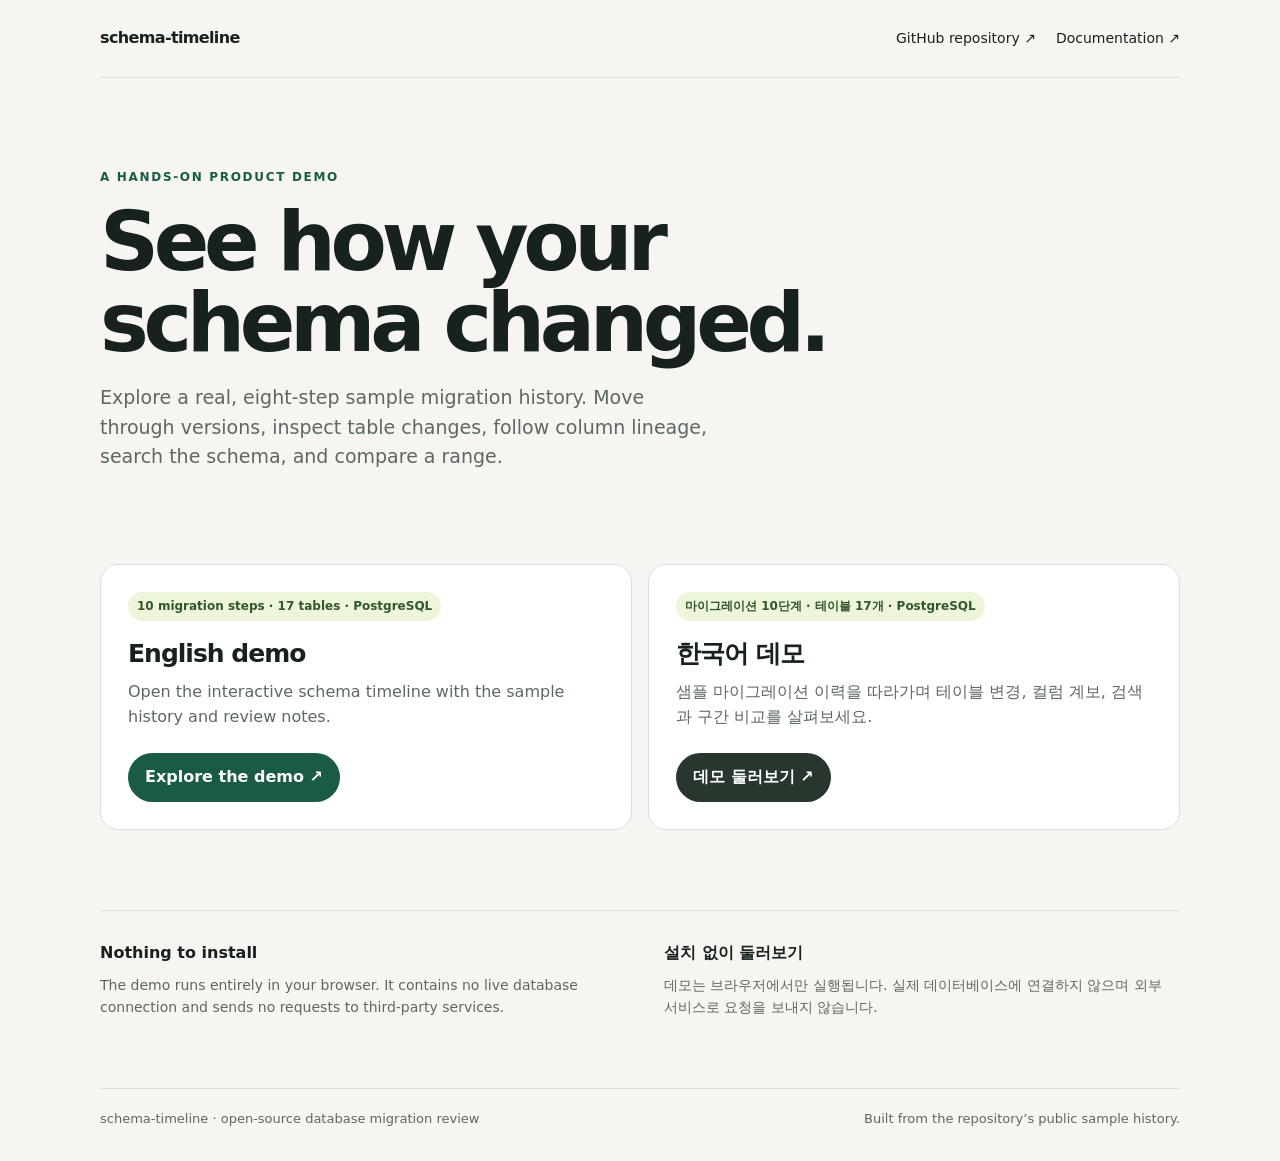
<file: docs/site/index.html>
<!doctype html>
<html lang="en">
<head>
  <meta charset="utf-8">
  <meta name="viewport" content="width=device-width, initial-scale=1">
  <meta name="theme-color" content="#f6f5f1">
  <meta name="description" content="Explore an interactive, sample database migration history with schema-timeline.">
  <title>schema-timeline — interactive demo</title>
  <style>
    :root { color-scheme: light; --ink:#17221d; --muted:#5c6861; --line:#d9dfd9; --paper:#f6f5f1; --green:#195b43; }
    * { box-sizing:border-box } body { margin:0; background:var(--paper); color:var(--ink); font:16px/1.55 ui-sans-serif,system-ui,-apple-system,"Segoe UI",sans-serif }
    main { width:min(1080px,calc(100% - 40px)); margin:auto } header { display:flex; justify-content:space-between; align-items:center; padding:26px 0; border-bottom:1px solid var(--line) }
    .brand { font-weight:750; letter-spacing:-.04em } nav { display:flex; gap:20px; font-size:14px } a { color:inherit; text-decoration:none } a:hover { text-decoration:underline; text-underline-offset:4px }
    .hero { padding:90px 0 66px; max-width:800px } .eyebrow { color:var(--green); font-size:12px; font-weight:750; letter-spacing:.14em; text-transform:uppercase }
    h1 { max-width:760px; margin:16px 0 20px; font-size:clamp(42px,8vw,82px); line-height:.98; letter-spacing:-.065em }
    .intro { max-width:620px; color:var(--muted); font-size:19px }
    .cards { display:grid; grid-template-columns:repeat(2,minmax(0,1fr)); gap:16px; margin:8px 0 80px }
    .card { display:flex; flex-direction:column; min-height:255px; padding:27px; border:1px solid var(--line); border-radius:18px; background:#fff }
    .card h2 { margin:14px 0 6px; font-size:25px; letter-spacing:-.04em } .card p { margin:0 0 24px; color:var(--muted) }
    .button { align-self:flex-start; margin-top:auto; padding:12px 17px; border-radius:999px; background:var(--green); color:#fff; font-weight:700 }
    .button:hover { background:#10452f; text-decoration:none } .ko .button { background:#28362d } .badge { display:inline-flex; align-self:flex-start; padding:5px 9px; border-radius:999px; background:#edf5db; color:#31572a; font-size:12px; font-weight:700 }
    .details { display:grid; grid-template-columns:1fr 1fr; gap:48px; padding:30px 0 70px; border-top:1px solid var(--line) } .details h3 { margin:0 0 9px; font-size:16px } .details p { margin:0; color:var(--muted); font-size:14px }
    footer { display:flex; justify-content:space-between; gap:20px; padding:20px 0 32px; border-top:1px solid var(--line); color:var(--muted); font-size:13px }
    @media(max-width:650px) { header { align-items:flex-start } nav { gap:12px; flex-direction:column; text-align:right } .hero { padding:66px 0 48px } .cards,.details { grid-template-columns:1fr; gap:12px } .card { min-height:220px } footer { flex-direction:column } }
  </style>
</head>
<body>
  <main>
    <header><a class="brand" href="./">schema-timeline</a><nav><a href="https://github.com/MyeoungDev/schema-timeline">GitHub repository ↗</a><a href="https://github.com/MyeoungDev/schema-timeline/blob/master/README.md">Documentation ↗</a></nav></header>
    <section class="hero">
      <div class="eyebrow">A hands-on product demo</div>
      <h1>See how your schema changed.</h1>
      <p class="intro">Explore a real, eight-step sample migration history. Move through versions, inspect table changes, follow column lineage, search the schema, and compare a range.</p>
    </section>
    <section class="cards" aria-label="Choose demo language">
      <article class="card"><span class="badge">10 migration steps · 17 tables · PostgreSQL</span><h2>English demo</h2><p>Open the interactive schema timeline with the sample history and review notes.</p><a class="button" href="./en/">Explore the demo ↗</a></article>
      <article class="card ko" lang="ko"><span class="badge">마이그레이션 10단계 · 테이블 17개 · PostgreSQL</span><h2>한국어 데모</h2><p>샘플 마이그레이션 이력을 따라가며 테이블 변경, 컬럼 계보, 검색과 구간 비교를 살펴보세요.</p><a class="button" href="./ko/">데모 둘러보기 ↗</a></article>
    </section>
    <section class="details"><div><h3>Nothing to install</h3><p>The demo runs entirely in your browser. It contains no live database connection and sends no requests to third-party services.</p></div><div lang="ko"><h3>설치 없이 둘러보기</h3><p>데모는 브라우저에서만 실행됩니다. 실제 데이터베이스에 연결하지 않으며 외부 서비스로 요청을 보내지 않습니다.</p></div></section>
    <footer><span>schema-timeline · open-source database migration review</span><span>Built from the repository’s <a href="https://github.com/MyeoungDev/schema-timeline/tree/master/samples/demo">public sample history</a>.</span></footer>
  </main>
</body>
</html>
</file>
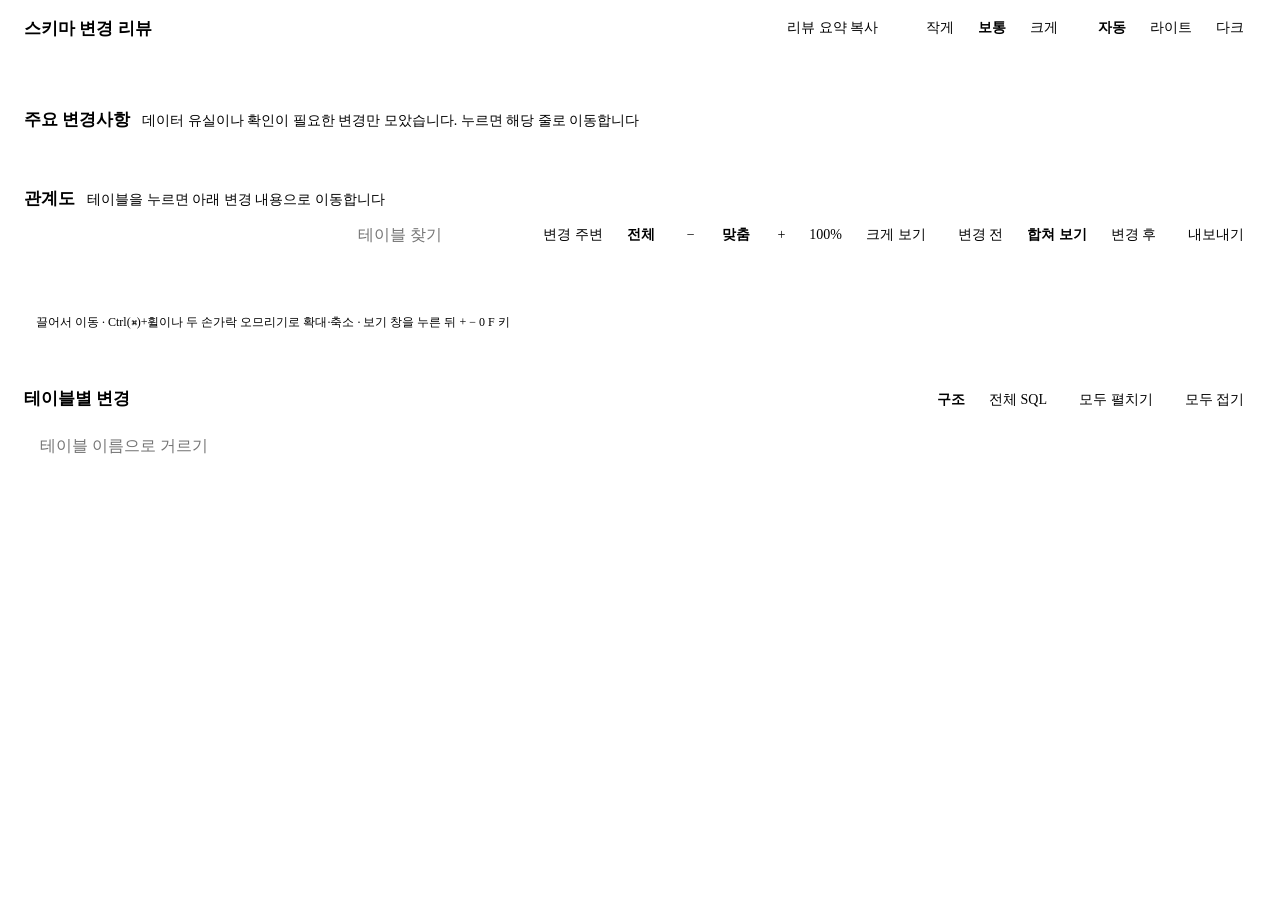
<file: templates/compare.html>
<!doctype html>
<html lang="ko">
<head>
<meta charset="utf-8">
<meta name="viewport" content="width=device-width, initial-scale=1">
<title data-en="Schema change review">스키마 변경 리뷰</title>
<style>
/*__TOKENS__*/
/*__SQLVIEW_CSS__*/
* { box-sizing: border-box; }
html { scroll-behavior: smooth; scroll-padding-top: 48px; }
body { margin: 0; background: var(--bg); color: var(--fg); font: 0.9375rem/1.6 var(--font); word-break: keep-all; overflow-wrap: anywhere; }
button { font: inherit; color: inherit; }
code, .mono { font-family: var(--mono); font-size: 0.875rem; }
.wrap { max-width: 1280px; margin: 0 auto; padding: 0 24px; }

/* 상단 막대 */
.topbar { border-bottom: 1px solid var(--border); background: var(--bg-muted); }
.topbar .wrap { display: flex; align-items: center; gap: 16px; min-height: 56px; flex-wrap: wrap; }
.topbar h1 { font-size: 1.0625rem; font-weight: 600; margin: 0; }
.topbar .src { color: var(--fg-muted); font-family: var(--mono); font-size: 0.875rem; }
.topbar .src b { color: var(--fg); font-weight: 600; }
#copy-md { margin-left: auto; }
.embed .topbar .seg.theme, .embed .topbar .seg.size { display: none; }
.seg.size { margin-left: 8px; }
.export-menu { position: relative; }
.export-menu > summary { list-style: none; display: inline-block; }
.export-menu > summary::-webkit-details-marker { display: none; }
.export-menu .menu { position: absolute; right: 0; top: calc(100% + 4px); z-index: 5; width: 16rem; display: flex; flex-direction: column;
  background: var(--bg); border: 1px solid var(--border); border-radius: 6px; box-shadow: 0 8px 24px #0003; padding: 4px; }
.export-menu .menu button { text-align: left; border: 0; background: none; padding: 6px 10px; border-radius: 4px; cursor: pointer; font-size: 0.875rem; }
.export-menu .menu button:hover, .export-menu .menu button:focus-visible { background: var(--bg-muted); }
.export-menu .menu-note { margin: 4px 10px 6px; font-size: 0.75rem; color: var(--fg-muted); }
.export-menu .menu-status { margin: 0 10px 6px; font-size: 0.8125rem; color: var(--success); }
.embed .summary { padding-top: 16px; }
.embed .topbar h1 { display: none; }
@media (max-width: 700px) {
  .embed .topbar .wrap { min-height: 0; padding-top: 6px; padding-bottom: 6px; gap: 6px 12px; }
  .embed .topbar .src { display: none; }
  .embed .summary { padding-top: 12px; }
}
.md-out { flex-basis: 100%; height: 160px; margin-bottom: 10px; font: 0.8125rem/1.5 var(--mono); color: var(--fg); background: var(--bg);
  border: 1px solid var(--border); border-radius: 6px; padding: 8px; }
.md-out[hidden] { display: none; }
.sr-only { position: absolute; width: 1px; height: 1px; overflow: hidden; clip: rect(0 0 0 0); white-space: nowrap; }

/* 세그먼트 버튼 */
.seg { display: inline-flex; border: 1px solid var(--border); border-radius: 6px; background: var(--bg); overflow: hidden; }
.seg button { border: 0; background: none; padding: 3px 12px; font-size: 0.875rem; cursor: pointer; line-height: 20px; }
.seg button + button { border-left: 1px solid var(--border); }
.seg button[aria-pressed="true"] { background: var(--bg-muted); font-weight: 600; box-shadow: inset 0 -2px var(--accent); }
.seg button:focus-visible, .btn:focus-visible, .blk-head:focus-visible, .risk:focus-visible, .risk-more:focus-visible,
.map-link:focus-visible, .ln.fold button:focus-visible, .toc a:focus-visible, .toc input:focus-visible { outline: 2px solid var(--accent); outline-offset: -2px; }
.node:focus-visible { outline: 2px solid var(--accent); outline-offset: 2px; }

/* 요약 */
.summary { padding: 28px 0 8px; }
/* 요약 띠: 한 프레임 안을 가는 선으로 나눈 칸. 첫 칸은 주요 변경사항(유실·확인 필요), 나머지는 종류별 변경 건수와 구성 막대 */
.kpis { display: grid; grid-template-columns: 1.35fr repeat(4, minmax(0, 1fr)); gap: 1px; background: var(--border); border: 1px solid var(--border); border-radius: 6px; overflow: hidden; }
.kpi { background: var(--bg); padding: 14px 16px; display: flex; flex-direction: column; gap: 10px; min-width: 0; }
.kpis.n6 { grid-template-columns: 1.35fr repeat(5, minmax(0, 1fr)); }
@media (max-width: 900px) { .kpis { grid-template-columns: repeat(4, minmax(0, 1fr)); } .kpi.check { grid-column: 1 / -1; }
  .kpis.n6 { grid-template-columns: repeat(3, minmax(0, 1fr)); } .kpis.n6 .kpi:last-child { grid-column: span 2; } }
@media (max-width: 520px) { .kpis, .kpis.n6 { grid-template-columns: repeat(2, minmax(0, 1fr)); } }
.kpi .lbl { font-size: 0.8125rem; color: var(--fg-muted); }
.kpi .val { font-size: 1.875rem; font-weight: 600; line-height: 1; font-variant-numeric: tabular-nums; letter-spacing: -0.02em; }
.kpi .val .unit { font-size: 0.875rem; font-weight: 500; color: var(--fg-muted); letter-spacing: 0; margin-left: 4px; }
.kpi .val.zero { color: var(--fg-muted); }
.kpi.check .val.bad { color: var(--danger); } .kpi.check .val.warn { color: var(--attention); } .kpi.check .val.ok { color: var(--success); }
.kpi .bar { display: flex; height: 6px; border-radius: 3px; overflow: hidden; background: var(--border-muted); }
.kpi .bar i { display: block; height: 100%; min-width: 4px; }
.kpi-legend { display: flex; flex-wrap: wrap; gap: 2px 12px; font-size: 0.8125rem; color: var(--fg-muted); font-variant-numeric: tabular-nums; }
.kpi-legend b { font-weight: 600; color: var(--fg); }
.kpi-legend span { white-space: nowrap; }
.kpi-legend span::before { content: ""; display: inline-block; width: 8px; height: 8px; border-radius: 2px; margin-right: 5px; background: var(--c); vertical-align: 0; }
.c-add { --c: var(--success); } .c-del { --c: var(--danger); } .c-chg { --c: var(--attention); } .c-ren { --c: var(--accent); }
.bar .c-add, .bar .c-del, .bar .c-chg, .bar .c-ren { background: var(--c); }
.n-add { color: var(--success); } .n-del { color: var(--danger); } .n-chg { color: var(--attention); }
.n-add.zero, .n-del.zero, .n-chg.zero { color: var(--fg-muted); font-weight: 400; }

.risks { margin-top: 24px; }
.risks[hidden] { display: none; }
h2 { font-size: 1.0625rem; font-weight: 600; margin: 0; }
.sec-head { display: flex; align-items: baseline; gap: 12px; margin: 0 0 12px; flex-wrap: wrap; }
.sec-head .hint { color: var(--fg-muted); font-size: 0.875rem; }
.risk-list { border: 1px solid var(--border); border-radius: 6px; overflow: hidden; }
.risk { display: grid; grid-template-columns: 1rem var(--what-w, 16ch) minmax(0, 1fr); gap: 4px 14px; align-items: start;
  width: 100%; text-align: left; background: none; border: 0; padding: 8px 16px; cursor: pointer; }
.risk[hidden] { display: none; }
.risk + .risk { border-top: 1px solid var(--border-muted); }
.risk:hover { background: var(--bg-muted); }
.risk .what { font-family: var(--mono); font-size: 0.875rem; font-weight: 600; overflow-wrap: anywhere; }
.risk .why { color: var(--fg-muted); font-size: 0.875rem; }
.risk .lead { color: var(--fg); font-weight: 600; }
.risk .lead.whole { color: var(--danger); }
.lvl { display: inline-flex; align-items: center; height: 1.4em; }
.lvl svg { flex: none; }
.lvl-danger { color: var(--danger); } .lvl-attention { color: var(--attention); }
.lvl-hint { color: var(--accent); }
.checks-box summary { cursor: pointer; color: var(--accent); font-size: 0.875rem; }
.checks { margin: 8px 0 0; max-height: 360px; overflow: auto; background: var(--bg-muted); border: 1px solid var(--border); border-radius: 6px; padding: 10px 12px; font: 0.8125rem/1.6 var(--mono); white-space: pre; }
.risk-more { display: block; width: 100%; border: 0; border-top: 1px solid var(--border-muted); background: var(--bg-muted);
  color: var(--accent); padding: 6px 16px; text-align: left; font-size: 0.875rem; cursor: pointer; }
.obj { display: grid; grid-template-columns: 5.5rem 6.5rem minmax(0, 1fr) auto; gap: 4px 14px; align-items: baseline; padding: 8px 16px; font-size: 0.875rem; }
.obj + .obj { border-top: 1px solid var(--border-muted); }
.obj-kind { font-weight: 600; } .obj-type { color: var(--fg-muted); }
.obj-name { font-family: var(--mono); font-weight: 600; overflow-wrap: anywhere; } .obj-on { color: var(--fg-muted); font-weight: 400; }
.obj-st { color: var(--fg-muted); font-size: 0.8125rem; } .obj-st.bad { color: var(--danger); font-weight: 600; }
@media (max-width: 520px) { .obj { grid-template-columns: 4.5rem minmax(0, 1fr); } .obj-type { grid-column: 2; } .obj-name { grid-column: 1 / -1; } }
.none { color: var(--fg-muted); font-size: 0.875rem; padding: 10px 16px; border: 1px solid var(--border); border-radius: 6px; }

section.sec { padding-top: 36px; }

/* 관계도 */
.map-frame { border: 1px solid var(--border); border-radius: 6px; background: var(--bg-muted); overflow: hidden; }
/* 보기 창: 높이를 정해 두고 안에서 스크롤·끌기·확대축소 한다 */
.map-view { overflow: auto; max-height: min(72vh, 900px); cursor: grab; outline: none; scrollbar-gutter: stable; touch-action: pan-x pan-y; }
.map-view:focus-visible { box-shadow: inset 0 0 0 2px var(--accent); }
.map-view.dragging { cursor: grabbing; user-select: none; }
.map-view.dragging .node { pointer-events: none; }
.zoom-val { min-width: 4.2em; font-variant-numeric: tabular-nums; }
.map-tip { color: var(--fg-muted); font-size: 0.75rem; padding: 6px 12px 0; }
.map-frame:fullscreen { display: flex; flex-direction: column; border-radius: 0; }
.map-frame:fullscreen .map-view { max-height: none; flex: 1; }
.map-frame:fullscreen .fs-bar { display: flex; }
.fs-bar { display: none; align-items: center; gap: 12px; padding: 8px 12px; border-bottom: 1px solid var(--border); background: var(--bg); flex-wrap: wrap; }
.fs-bar .hint { color: var(--fg-muted); font-size: 0.8125rem; margin-right: auto; }
.map-scale { padding: 24px; box-sizing: content-box; }
.map { position: relative; transform-origin: 0 0; }
.map svg.edges { position: absolute; inset: 0; overflow: visible; pointer-events: none; }
.e { fill: none; stroke: var(--fg-muted); stroke-width: 1.25; opacity: .7; }
.e.e-added { stroke: var(--success); opacity: 1; stroke-width: 1.5; }
.e.e-dropped { stroke: var(--danger); stroke-dasharray: 4 3; opacity: 1; }
.e.hot { stroke: var(--accent); opacity: 1; stroke-width: 2; }
.e-dot { fill: var(--bg); stroke: var(--fg-muted); stroke-width: 1.25; }
.e-dot.e-added { stroke: var(--success); } .e-dot.e-dropped { stroke: var(--danger); }
.e-dot.hot { stroke: var(--accent); }
.e-bk { fill: none; stroke: var(--fg-muted); stroke-width: 1.5; } .e-bk.e-added { stroke: var(--success); } .e-bk.e-dropped { stroke: var(--danger); } .e-bk.hot { stroke: var(--accent); }
.e-end { fill: var(--fg-muted); } .e-end.e-added { fill: var(--success); } .e-end.e-dropped { fill: var(--danger); } .e-end.hot { fill: var(--accent); }
.map svg.labels { z-index: 1; }
.e-label { font: 10.5px var(--mono); fill: var(--fg-muted); paint-order: stroke; stroke: var(--bg-muted); stroke-width: 4px; }

.node { position: absolute; width: 216px; background: var(--bg); border: 1px solid var(--border); border-radius: 6px;
  box-shadow: var(--shadow); cursor: pointer; overflow: hidden; transition: border-color .15s, box-shadow .15s; }
.node:hover, .node.hot { border-color: var(--accent); box-shadow: 0 0 0 1px var(--accent); }
.node.static { cursor: default; }
.node.lonely { display: none; }
.node.neighbor { border-style: dashed; border-color: color-mix(in srgb, var(--fg-muted) 55%, var(--border)); }
.map-find { width: 9.5rem; font: 0.875rem var(--font); padding: 3px 8px; border: 1px solid var(--border); border-radius: 6px; background: var(--bg); color: var(--fg); line-height: 20px; }
.map-find-n { font-size: 0.8125rem; color: var(--fg-muted); align-self: center; min-width: 2ch; }
.map.finding .node:not(.found) { opacity: .28; }
.map.finding .node.found { border-color: var(--accent); box-shadow: 0 0 0 2px var(--accent); }
.map.finding .edges [data-a]:not(.found), .map.hovering .edges [data-a]:not(.hot) { opacity: .12; }
.node.neighbor .nh { background: var(--bg); }
.node.neighbor .nh .tn { font-weight: 500; color: var(--fg-muted); }
.node .nr.more .cn { font-family: var(--font); font-size: 11px; color: var(--fg-muted); }
.seg[hidden] { display: none; }
.node.s-dropped { border-style: dashed; border-color: var(--danger); }
.node.s-added { border-color: var(--success); }
.node .nh { display: grid; grid-template-columns: 20px 1fr auto; align-items: center; height: 32px;
  border-bottom: 1px solid var(--border); background: var(--bg-muted); }
.node .nh .tn { font-family: var(--mono); font-size: 12.5px; font-weight: 600; overflow: hidden; text-overflow: ellipsis; white-space: nowrap; }
.node .nh .tc { color: var(--fg-muted); font-size: 11px; padding-right: 8px; overflow: hidden; text-overflow: ellipsis; white-space: nowrap; max-width: 90px; }
.node .nr { display: grid; grid-template-columns: 20px 16px 1fr auto; align-items: center; height: 24px; font-size: 12px; }
.node .nr + .nr { border-top: 1px solid var(--border-muted); }
.node .nr .cn { font-family: var(--mono); overflow: hidden; text-overflow: ellipsis; white-space: nowrap; }
.node .nr .ct { font-family: var(--mono); font-size: 11px; color: var(--fg-muted); padding: 0 8px 0 6px; white-space: nowrap; }
.gut { text-align: center; font-family: var(--mono); font-size: 0.8125rem; font-weight: 600; align-self: stretch; display: flex; align-items: center; justify-content: center; }
.ic { display: flex; align-items: center; justify-content: center; color: var(--fg-muted); }
.node .row-added { background: var(--success-muted); } .node .row-added .gut { color: var(--success); }
.node .row-dropped { background: var(--danger-muted); } .node .row-dropped .gut { color: var(--danger); }
.node .row-dropped .cn { text-decoration: line-through; text-decoration-color: var(--danger); }
.node .row-changed .gut { color: var(--attention); }
.node .row-renamed { background: var(--attention-muted); } .node .row-renamed .gut { color: var(--attention); }
.node.s-added .nh { background: var(--success-muted); } .node.s-added .nh .gut { color: var(--success); }
.node.s-dropped .nh { background: var(--danger-muted); } .node.s-dropped .nh .gut { color: var(--danger); }
.node.s-changed .nh .gut { color: var(--attention); }
.legend { display: flex; flex-wrap: wrap; gap: 6px 18px; padding: 10px 16px; border-top: 1px solid var(--border); background: var(--bg);
  font-size: 0.8125rem; color: var(--fg-muted); }
.legend span { display: inline-flex; align-items: center; gap: 6px; max-width: 100%; }
.legend .sw { font-family: var(--mono); font-weight: 600; flex: none; white-space: nowrap; }
.legend svg { flex: none; }
.legend .sw-nb { width: 14px; height: 10px; border: 1px dashed var(--fg-muted); border-radius: 2px; }

/* 테이블별 diff 블록 */
.toolbar { display: flex; flex-wrap: wrap; gap: 8px; margin-left: auto; }
.btn { border: 1px solid var(--border); border-radius: 6px; background: var(--bg-muted); padding: 3px 12px; font-size: 0.875rem; cursor: pointer; line-height: 20px; }
.btn:hover { background: var(--border-muted); }
.diff-layout { display: grid; grid-template-columns: 15rem minmax(0, 1fr); gap: 16px; align-items: start; }
.toc { position: sticky; top: 16px; max-height: calc(100vh - 32px); display: flex; flex-direction: column;
  border: 1px solid var(--border); border-radius: 6px; background: var(--bg); overflow: hidden; }
.toc input { margin: 8px; padding: 4px 8px; border: 1px solid var(--border); border-radius: 6px; background: var(--bg-muted);
  color: var(--fg); font: 0.875rem var(--font); }
.toc ul { list-style: none; margin: 0; padding: 0 0 6px; overflow-y: auto; position: relative; }
.toc a { display: grid; grid-template-columns: 16px minmax(0, 1fr) auto; align-items: center; gap: 6px; padding: 3px 10px 3px 8px;
  color: var(--fg); text-decoration: none; font-size: 0.875rem; border-left: 2px solid transparent; }
.toc a:hover { background: var(--bg-muted); }
.toc a[aria-current="location"] { background: var(--bg-muted); border-left-color: var(--accent); }
.toc a[aria-current="location"] .n { font-weight: 600; }
.toc .s { font-family: var(--mono); font-weight: 600; text-align: center; }
.toc .s-added { color: var(--success); } .toc .s-dropped { color: var(--danger); } .toc .s-changed, .toc .s-renamed { color: var(--attention); }
.toc .n { font-family: var(--mono); overflow: hidden; text-overflow: ellipsis; white-space: nowrap; }
.toc .s-dropped + .n { text-decoration: line-through; text-decoration-color: var(--danger); color: var(--fg-muted); }
.toc .c { font-family: var(--mono); font-size: 0.75rem; display: inline-flex; gap: 4px; font-variant-numeric: tabular-nums; }
.toc .c .zero { color: var(--fg-muted); }
.diff-layout.no-toc { grid-template-columns: minmax(0, 1fr); }
.toc .empty { padding: 4px 12px; color: var(--fg-muted); font-size: 0.8125rem; }
.blk { border: 1px solid var(--border); border-radius: 6px; margin-bottom: 16px; overflow: clip; }
.blk-head { display: flex; align-items: center; gap: 10px; width: 100%; padding: 8px 12px; background: var(--bg-muted); border: 0;
  text-align: left; cursor: pointer; flex-wrap: wrap; position: sticky; top: 0; z-index: 1; }
.blk.open .blk-head { border-bottom: 1px solid var(--border); }
[tabindex="-1"]:focus { outline: none; }
.chev { transition: transform .15s; color: var(--fg-muted); flex: none; }
.blk.open .chev { transform: rotate(90deg); }
.blk-head .tn { font-family: var(--mono); font-size: 0.875rem; font-weight: 600; }
.blk-head .tc { color: var(--fg-muted); font-size: 0.875rem; }
.blk-head .old-name { font-family: var(--mono); font-size: 0.875rem; color: var(--fg-muted); }
.stat-r { margin-left: auto; display: inline-flex; align-items: center; gap: 8px; font-family: var(--mono); font-size: 0.8125rem; font-variant-numeric: tabular-nums; }
.boxes { display: inline-flex; gap: 1px; }
.boxes i { width: 8px; height: 8px; background: var(--neutral-emph); }
.boxes i.a { background: var(--success); } .boxes i.d { background: var(--danger); } .boxes i.c { background: var(--attention); }
.map-link { border: 0; background: none; color: var(--accent); font-size: 0.8125rem; cursor: pointer; padding: 0 2px; }
.map-link:hover { text-decoration: underline; }

.label { display: inline-flex; align-items: center; border: 1px solid; border-radius: 2em; padding: 0 7px; font-size: 0.8125rem; font-weight: 500; line-height: 18px; white-space: nowrap; }
.label-added { color: var(--success); border-color: var(--success); }
.label-dropped { color: var(--danger); border-color: var(--danger); }
.label-changed { color: var(--fg-muted); border-color: var(--border); }
.label-renamed { color: var(--attention); border-color: var(--attention); }
.label.whole.label-dropped { background: var(--danger-solid); border-color: var(--danger-solid); color: #fff; font-weight: 600; }
.label.whole.label-added { background: var(--success-solid); border-color: var(--success-solid); color: #fff; font-weight: 600; }
.blk.whole-dropped { border-color: var(--danger); }
.stat-r .whole-cnt { font-family: var(--font); color: var(--fg-muted); }
.ddlv.whole-dropped .code .cl-dropped { background: none; }
.ddlv.whole-dropped .code .cl-dropped .cn { background: var(--bg-muted); color: var(--fg-muted); }
.ddlv.whole-dropped .code .cl-dropped .cs { visibility: hidden; }
.ddlv.whole-dropped .code .cl-dropped code { opacity: 0.7; text-decoration: line-through; text-decoration-color: var(--danger); }
.whole-note { padding: 8px 12px; font-size: 0.875rem; border-bottom: 1px solid var(--border-muted); }
.whole-note.dropped { background: var(--danger-muted); box-shadow: inset 3px 0 var(--danger); }
.whole-note.added { background: var(--success-muted); box-shadow: inset 3px 0 var(--success); }
.blk-tools { display: flex; align-items: center; gap: 8px 12px; flex-wrap: wrap; padding: 6px 10px; border-bottom: 1px solid var(--border-muted); }
.blk-tools .map-link { margin-left: auto; }
.seg.seg-s button { padding: 1px 10px; font-size: 0.8125rem; }

.blk-body { display: none; }
.ddlv { display: none; }
.blk[data-view="ddl"] .dl { display: none; }
.blk[data-view="ddl"] .ddlv { display: block; }
.ddl-bar { display: flex; justify-content: space-between; align-items: center; gap: 8px; padding: 4px 10px; font-size: 0.8125rem; color: var(--fg-muted);
  border-bottom: 1px solid var(--border-muted); background: var(--bg-muted); }
.ddl-bar .map-link { white-space: nowrap; flex: none; }
.blk-body > .code { border-top: 0; }
.blk.open .blk-body { display: block; }
/* 이름 칸은 가장 긴 컬럼 줄에 맞춘다(최대 26rem). 제약·인덱스 줄(.kline)은 타입 칸까지 걸쳐 쓰므로 이름 칸 폭에 영향을 주지 않는다 */
.dl { display: grid; grid-template-columns: 2.75rem fit-content(26rem) minmax(0, 1fr); }
.dl > .ln { display: contents; }
.dl > .ln > div { padding: 4px 12px; min-width: 0; }
.dl .g { font-family: var(--mono); font-size: 0.875rem; text-align: center; color: var(--fg-muted); background: var(--bg-muted); padding-left: 0; padding-right: 0; user-select: none; }
.dl .nm { font-family: var(--mono); font-size: 0.875rem; display: flex; flex-wrap: wrap; align-items: center; gap: 4px 8px; }
.dl .ty { font-family: var(--mono); font-size: 0.875rem; white-space: nowrap; color: var(--fg); }
.dl .span { grid-column: 2 / -1; }
.dl .sub { grid-column: 2 / -1; padding-top: 0 !important; font-size: 0.8125rem; color: var(--fg-muted); }
.dl .sub-g { background: var(--bg-muted); }
.ln.same .nm, .ln.same .ty { color: var(--fg-muted); }
.ln.added > div { background: var(--success-muted); } .ln.added > .g { background: var(--success-emph); color: var(--fg); font-weight: 600; }
.ln.dropped > div { background: var(--danger-muted); } .ln.dropped > .g { background: var(--danger-emph); color: var(--fg); font-weight: 600; }
.ln.changed > .g { background: var(--attention-emph); color: var(--fg); font-weight: 600; }
/* 테이블째 지워지는 컬럼·제약: 줄마다 삭제 표시를 하지 않고 취소선으로 흐리게 */
.ln.in-dropped .nm, .ln.in-dropped .ty, .ln.in-dropped .sub { color: var(--fg-muted); }
.ln.in-dropped .nm, .ln.in-dropped .ty { text-decoration: line-through; text-decoration-color: var(--danger); }
.ln.renamed > div { background: var(--attention-muted); } .ln.renamed > .g { background: var(--attention-emph); color: var(--fg); font-weight: 600; }
.ln.sep > div { padding-top: 10px; padding-bottom: 4px; font-size: 0.8125rem; color: var(--fg-muted); border-top: 1px solid var(--border-muted); }
.ln.sep > .g { background: var(--bg-muted); }
.ln.fold > div { background: var(--accent-muted); }
.ln.fold button { border: 0; background: none; color: var(--accent); font-size: 0.8125rem; cursor: pointer; padding: 0; }
del.w { background: var(--danger-emph); color: var(--fg); text-decoration: none; border-radius: 3px; padding: 0 2px; }
ins.w { background: var(--success-emph); color: var(--fg); text-decoration: none; border-radius: 3px; padding: 0 2px; }
.to { color: var(--fg-muted); margin: 0 4px; }
.key { display: inline-flex; align-items: center; gap: 3px; font-family: var(--font); font-size: 0.75rem; font-weight: 600; color: var(--fg-muted);
  border: 1px solid var(--border); border-radius: 4px; padding: 0 5px; line-height: 16px; white-space: nowrap; }
.key.k-added { color: var(--success); border-color: var(--success); }
.key.k-dropped { color: var(--danger); border-color: var(--danger); text-decoration: line-through; }
.nn { font-family: var(--font); font-size: 0.75rem; font-weight: 600; color: var(--fg-muted); margin-left: 6px; }
.flag { font-family: var(--font); font-size: 0.7812rem; color: var(--attention); }
.dl .kind { font-family: var(--font); font-size: 0.75rem; font-weight: 600; color: var(--fg-muted); min-width: 3.25rem; display: inline-block; white-space: nowrap; flex: none; }
.dl .oname { color: var(--fg-muted); font-size: 0.7812rem; }
.dl .kline { grid-column: 2 / -1; flex-wrap: nowrap; align-items: baseline; }
.dl .kline .ktext { min-width: 0; overflow-wrap: anywhere; }
.dl .kline .oname { margin-left: auto; padding-left: 16px; white-space: nowrap; }


.flash { animation: flash 1.6s ease-out; }
@keyframes flash { 0%, 40% { box-shadow: inset 0 0 0 2px var(--accent); } 100% { box-shadow: inset 0 0 0 2px transparent; } }
.ln.flash > div { animation: flashbg 1.6s ease-out; }
@keyframes flashbg { 0%, 40% { background: var(--accent-muted); } }
footer { color: var(--fg-muted); font-size: 0.8125rem; padding: 24px 0 40px; }

@media (max-width: 1000px) {
  .diff-layout { grid-template-columns: minmax(0, 1fr); }
  .toc { position: static; max-height: none; }
  .toc ul { max-height: 180px; }
}
@media (max-width: 760px) {
  .toolbar { margin-left: 0; }
  .wrap { padding: 0 16px; }
  .kpi { padding: 12px; }
  .risk { grid-template-columns: 1rem minmax(0, 1fr); gap: 2px 10px; }
  .risk .why { grid-column: 2; }
  .dl { grid-template-columns: 2.25rem minmax(0, 1fr); }
  .dl .ty { grid-column: 2; text-align: left; padding-top: 0 !important; white-space: normal; }
  .dl .kline { flex-wrap: wrap; }
  .dl .kline .ktext { flex: 1 1 0; }
  .dl .kline .oname { flex-basis: 100%; margin-left: calc(3.25rem + 8px); padding-left: 0; }
  .key { white-space: normal; overflow-wrap: anywhere; }
  .dl > .ln:has(> .ty) > .g { grid-row: span 2; }
}
@media print {
  * { -webkit-print-color-adjust: exact; print-color-adjust: exact; }
  .topbar .seg, #copy-md, .toolbar, .toc, .map-link, .risk-more, .export-menu, .blk-tools { display: none !important; }
  .risk[hidden] { display: grid !important; }
  .blk-body { display: block !important; }
  .blk-head { position: static; }
  .blk, .node, .risk { break-inside: avoid; }
  .diff-layout { grid-template-columns: minmax(0, 1fr); }
  .map-view, .map-frame { overflow: visible; max-height: none; }
  .map-tip, .fs-bar { display: none !important; }
  .map-scale { padding: 0; }
  .map-frame { break-inside: avoid; }
  .ln.fold button { color: var(--fg-muted); }
  section.sec { padding-top: 20px; }
}
@media (prefers-reduced-motion: reduce) {
  html { scroll-behavior: auto; }
  .flash, .ln.flash > div { animation: none; }
}
</style>
</head>
<body>
<div class="topbar">
  <div class="wrap">
    <h1 data-en="Schema change review">스키마 변경 리뷰</h1>
    <span class="src" id="sources"></span>
    <button class="btn" id="copy-md" title="PR 코멘트에 붙여 넣을 수 있는 Markdown 으로 복사합니다" data-en-title="Copy as Markdown to paste into a PR comment" data-en="Copy review summary">리뷰 요약 복사</button>
    <span class="sr-only" id="copy-status" aria-live="polite"></span>
    <textarea id="md-out" class="md-out" readonly hidden aria-label="리뷰 요약 Markdown" data-en-aria-label="Review summary Markdown"></textarea>
    <div class="seg size" role="group" aria-label="글자 크기" data-en-aria-label="Text size">
      <button data-size="s" aria-pressed="false" title="글자 작게" data-en-title="Smaller text" data-en="Small">작게</button>
      <button data-size="m" aria-pressed="true" title="글자 보통" data-en-title="Normal text" data-en="Medium">보통</button>
      <button data-size="l" aria-pressed="false" title="글자 크게" data-en-title="Larger text" data-en="Large">크게</button>
    </div>
    <div class="seg theme" role="group" aria-label="테마" data-en-aria-label="Theme">
      <button data-theme="auto" aria-pressed="true" data-en="Auto">자동</button>
      <button data-theme="light" aria-pressed="false" data-en="Light">라이트</button>
      <button data-theme="dark" aria-pressed="false" data-en="Dark">다크</button>
    </div>
  </div>
</div>

<main class="wrap">
  <section class="summary">
    <p class="sr-only" id="headline"></p>
    <div class="kpis" id="stats" role="list" aria-label="변경 요약" data-en-aria-label="Change summary"></div>
    <div class="risks">
      <div class="sec-head"><h2 id="risk-title" data-en="Key changes">주요 변경사항</h2><span class="hint" data-en="Only changes that lose data or need review. Click one to jump to its line">데이터 유실이나 확인이 필요한 변경만 모았습니다. 누르면 해당 줄로 이동합니다</span></div>
      <div id="risks"></div>
    </div>
    <div class="risks" id="checks-sec" hidden>
      <div class="sec-head"><h2 id="checks-title" data-en="Pre-deploy checks">배포 전 확인 쿼리</h2><span class="hint" data-en="Read-only queries to run on the production database before deploying. This page only writes them and never runs them">운영 DB에서 배포 전에 돌려 볼 읽기 전용 쿼리입니다. 이 화면은 쿼리를 만들기만 하고 실행하지 않습니다</span>
        <button class="btn" id="checks-copy" data-en="Copy all">모두 복사</button></div>
      <details class="checks-box"><summary id="checks-sum"></summary><pre class="checks" id="checks"></pre></details>
    </div>
    <div class="risks" id="hints-sec" hidden>
      <div class="sec-head"><h2 id="hints-title" data-en="Locking hints">잠금 힌트</h2><span class="hint" data-en="Changes that can lock or rewrite a table on a live database. Typical engine behaviour; the real impact depends on version, settings and table size">운영 중 실행하면 테이블을 잠그거나 다시 쓸 수 있는 변경입니다. 엔진의 일반 동작이며 버전·설정·테이블 크기에 따라 다릅니다</span></div>
      <div id="hints"></div>
    </div>
    <div class="risks" id="objs-sec" hidden>
      <div class="sec-head"><h2 id="objs-title" data-en="Other objects">기타 객체</h2><span class="hint" data-en="Triggers, functions and other objects that the table and view diff does not cover">테이블·뷰 비교에 잡히지 않는 트리거·함수 등입니다</span></div>
      <div id="objs"></div>
    </div>
  </section>

  <section class="sec" id="map-sec">
    <div class="sec-head">
      <h2 data-en="Diagram">관계도</h2>
      <span class="hint" id="map-hint" data-en="Click a table to jump to its changes below">테이블을 누르면 아래 변경 내용으로 이동합니다</span>
      <div class="toolbar">
        <input type="search" class="map-find" id="map-find" placeholder="테이블 찾기" data-en-placeholder="Find table" aria-label="관계도에서 테이블 찾기 (Enter 로 이동)" data-en-aria-label="Find a table in the diagram (Enter to jump)" autocomplete="off" spellcheck="false"><span class="map-find-n" id="map-find-n" aria-live="polite"></span>
        <div class="seg" role="group" aria-label="관계도 범위" data-en-aria-label="Diagram scope" id="scope-seg">
          <button data-scope="focus" aria-pressed="false" data-en="Changed only">변경 주변</button>
          <button data-scope="all" aria-pressed="true" data-en="All">전체</button>
        </div>
        <div class="seg zoom-seg" role="group" aria-label="관계도 크기" data-en-aria-label="Diagram zoom">
          <button data-zoom="out" aria-label="축소" title="축소 (−)" data-en-aria-label="Zoom out" data-en-title="Zoom out (−)">−</button>
          <button data-zoom="fit" aria-pressed="true" id="zoom-fit" class="zoom-val" title="프레임 폭에 맞추기 (F)" data-en-title="Fit to frame width (F)" data-en="Fit">맞춤</button>
          <button data-zoom="in" aria-label="확대" title="확대 (+)" data-en-aria-label="Zoom in" data-en-title="Zoom in (+)">+</button>
          <button data-zoom="1" aria-pressed="false" title="원래 크기 (0)" data-en-title="Actual size (0)">100%</button>
          <button data-zoom="full" id="zoom-full" title="전체 화면으로 보기" data-en-title="View fullscreen" data-en="Fullscreen">크게 보기</button>
        </div>
        <div class="seg" role="group" aria-label="관계도 보기" data-en-aria-label="Diagram view" id="mode-seg">
          <button data-mode="before" aria-pressed="false" data-en="Before">변경 전</button>
          <button data-mode="merged" aria-pressed="true" data-en="Merged">합쳐 보기</button>
          <button data-mode="after" aria-pressed="false" data-en="After">변경 후</button>
        </div>
        <details class="export-menu" id="export-menu">
          <summary class="btn" data-en="Export">내보내기</summary>
          <div class="menu" role="group" aria-label="관계도 내보내기" data-en-aria-label="Export diagram">
            <button data-export="mermaid" data-en="Copy Mermaid ERD">Mermaid ERD 복사</button>
            <button data-export="mmd" data-en="Save Mermaid file (.mmd)">Mermaid 파일 저장 (.mmd)</button>
            <button data-export="svg" data-en="Save image (SVG)">그림 저장 (SVG)</button>
            <button data-export="png" data-en="Save image (PNG)">그림 저장 (PNG)</button>
            <p class="menu-note" data-en="Exports the current scope and view (before or after) as shown. In Mermaid, Merged exports the After state.">지금 보이는 범위와 보기(변경 전·후) 그대로 내보냅니다. 합쳐 보기는 Mermaid 에서 변경 후 기준입니다.</p>
          </div>
        </details>
      </div>
    </div>
    <div class="map-frame" id="map-frame">
      <div class="fs-bar"><b data-en="Diagram">관계도</b><span class="hint" data-en="Drag to pan · Ctrl(⌘)+wheel to zoom · Esc to close">끌어서 이동 · Ctrl(⌘)+휠로 확대·축소 · Esc 로 닫기</span>
        <div class="seg zoom-seg" role="group" aria-label="전체 화면 관계도 크기" data-en-aria-label="Fullscreen diagram zoom">
          <button data-zoom="out" aria-label="축소" data-en-aria-label="Zoom out">−</button>
          <button data-zoom="fit" class="zoom-val" aria-pressed="true" data-en="Fit">맞춤</button>
          <button data-zoom="in" aria-label="확대" data-en-aria-label="Zoom in">+</button>
          <button data-zoom="1" aria-pressed="false">100%</button>
          <button data-zoom="full" data-en="Close">닫기</button>
        </div></div>
      <div class="map-view" id="map-view" tabindex="0" aria-label="관계도 보기 창. 끌어서 이동, Ctrl 또는 ⌘ 와 휠로 확대·축소, + − 0 F 키" data-en-aria-label="Diagram viewport. Drag to pan, Ctrl or ⌘ + wheel to zoom, + − 0 F keys"><div class="map-scale" id="map-scale">
        <div class="map" id="map"><svg class="edges" id="edges" aria-hidden="true"></svg><svg class="edges labels" id="edge-labels" aria-hidden="true"></svg></div>
      </div></div>
      <div class="map-tip" data-en="Drag to pan · Ctrl(⌘)+wheel or pinch to zoom · click the viewport, then use + − 0 F keys">끌어서 이동 · Ctrl(⌘)+휠이나 두 손가락 오므리기로 확대·축소 · 보기 창을 누른 뒤 + − 0 F 키</div>
      <div class="legend" id="legend"></div>
    </div>
  </section>

  <section class="sec" id="diff-sec">
    <div class="sec-head">
      <h2 data-en="Changes by table">테이블별 변경</h2>
      <span class="hint" id="diff-hint"></span>
      <div class="toolbar">
        <div class="seg" role="group" aria-label="변경 보기 방식" data-en-aria-label="Change view mode" id="view-seg">
          <button data-view="struct" aria-pressed="true" data-en="Structure">구조</button>
          <button data-view="ddl" aria-pressed="false" data-en="Full SQL">전체 SQL</button>
        </div>
        <button class="btn" id="expand-all" data-en="Expand all">모두 펼치기</button>
        <button class="btn" id="collapse-all" data-en="Collapse all">모두 접기</button>
      </div>
    </div>
    <div class="diff-layout">
      <nav class="toc" id="toc" aria-label="변경된 테이블 목록" data-en-aria-label="Changed tables">
        <input type="search" id="toc-filter" placeholder="테이블 이름으로 거르기" aria-label="테이블 이름으로 거르기" data-en-placeholder="Filter by table name" data-en-aria-label="Filter by table name">
        <ul id="toc-list"></ul>
      </nav>
      <div id="blocks"></div>
    </div>
  </section>

  <footer id="note"></footer>
</main>

<script id="data" type="application/json">/*__DATA__*/</script>
<script>
/*__SQLVIEW_JS__*/
/*__EXPORT_JS__*/
/*__RISKS_JS__*/
const D = JSON.parse(document.getElementById('data').textContent);
const state = { mode: 'merged', zoom: 'fit', scope: 'all', mapW: 0, mapH: 0, pinned: null, pinSeen: false };

const ROW_H = 24, HEAD_H = 32, NODE_W = 216, RANK_GAP = 64, NODE_GAP = 28, MIN_ZOOM = 0.2, MAX_ZOOM = 2;
const ZOOM_STEPS = [0.2, 0.25, 0.33, 0.5, 0.67, 0.8, 1, 1.25, 1.5, 2];
const SIGN = { added: '+', dropped: '−', changed: 'Δ', renamed: '↻', same: '' };
const NONE = L('없음', 'none');
const NULLABLE = L('NULL 허용', 'Nullable');
const MAP_HINT = L('테이블을 누르면 아래 변경 내용으로 이동합니다', 'Click a table to jump to its changes below');
const STATUS_LABEL = { added: L('추가', 'Added'), dropped: L('삭제', 'Dropped'), changed: L('변경', 'Changed'), renamed: L('이름 변경 의심', 'Possible rename') };
const { RENAME_HINT, RECREATE_HINT, objNoun } = riskTexts(L);
/** 뷰 블록·목록의 상태 표기. */
const viewLabel = st => L(`뷰 ${STATUS_LABEL[st]}`, `View ${STATUS_LABEL[st].toLowerCase()}`);
/** 이름 변경은 근거(confidence)에 따라 "이름 변경" 또는 "이름 변경 의심"이다. */
const statusLabel = x => x.status === 'renamed' && confirmed(x) ? L('이름 변경', 'Renamed') : STATUS_LABEL[x.status];
/** 테이블 블록 머리말의 상태. 테이블째 추가·삭제·다시 만듦은 컬럼 단위 변경과 구분되게 쓴다. */
const tableLabel = t => t.status === 'dropped' ? L('테이블 삭제', 'Table dropped') : t.status === 'added' ? L('새 테이블', 'New table') : t.recreated ? L('테이블 다시 만듦', 'Table recreated') : statusLabel(t);
/** 테이블째 데이터가 바뀌는지(추가·삭제·다시 만듦). 머리말을 채운 라벨로 그린다. */
const wholeTable = t => isWhole(t) || !!t.recreated;
const rowTitle = (st, r) => ({ added: L('컬럼 추가', 'Column added'), dropped: L('컬럼 삭제', 'Column dropped'), changed: L('컬럼 변경', 'Column changed'),
  renamed: confirmed(r) ? L('컬럼 이름 변경', 'Column renamed') : L('컬럼 이름 변경 의심', 'Possible column rename') })[st];
const KEY_TITLE = { added: L('제약·인덱스 추가', 'Constraint or index added'), dropped: L('제약·인덱스 삭제', 'Constraint or index dropped'), changed: L('제약·인덱스 변경', 'Constraint or index changed') };
/** 통째로 추가·삭제된 테이블의 구성: 컬럼 수와 제약·인덱스 수. */
const wholeCount = t => {
  const k = t.constraints.length + t.indexes.length;
  return L(`컬럼 ${t.columns.length}${k ? ` · 제약·인덱스 ${k}` : ''}`,
    `${plural(t.columns.length, 'column')}${k ? ` · ${plural(k, 'constraint/index', 'constraints/indexes')}` : ''}`);
};

const esc = s => String(s ?? '').replace(/[&<>"']/g, c => ({ '&': '&amp;', '<': '&lt;', '>': '&gt;', '"': '&quot;', "'": '&#39;' })[c]);
const shortDefault = d => d == null ? null : /^nextval\(/.test(d) ? 'auto'
  : d.replace(/::[a-z ]+(\(\d+(,\d+)?\))?/g, '');
const tableKey = t => 'tb-' + encodeURIComponent(t);
const rowKey = (t, c) => 'col-' + encodeURIComponent(t) + ':' + encodeURIComponent(c);
const refTable = name => D.tables.find(x => x.name === name) || D.tables.find(x => x.before_name === name);
/**
 * +3 −0 Δ1 ↻1 같은 건수 표시. 0 은 흐리게 그린다.
 * @param c 변경 건수. null 이면 Δ 항목을 생략한다.
 * @param r 이름 변경 의심 건수. 0 보다 클 때만 ↻ 항목을 붙인다.
 */
const counts = (a, d, c, sep = ' ', r = 0) => [['n-add', '+', a], ['n-del', '−', d], ['n-chg', 'Δ', c], ['n-chg', '↻', r || null]]
  .filter(([, , n]) => n != null)
  .map(([cls, sg, n]) => `<span class="${cls}${n ? '' : ' zero'}">${sg}${n}</span>`).join(sep);

const ICON = {
  hint: '<svg width="14" height="14" viewBox="0 0 16 16" aria-hidden="true"><path fill="currentColor" d="M4 4a4 4 0 0 1 8 0v2h.25c.966 0 1.75.784 1.75 1.75v5.5A1.75 1.75 0 0 1 12.25 15h-8.5A1.75 1.75 0 0 1 2 13.25v-5.5C2 6.784 2.784 6 3.75 6H4Zm6.5 2V4a2.5 2.5 0 0 0-5 0v2Z"/></svg>',
  chevron: '<svg class="chev" width="12" height="12" viewBox="0 0 16 16" aria-hidden="true"><path fill="currentColor" d="M6.22 3.22a.75.75 0 0 1 1.06 0l4.25 4.25a.75.75 0 0 1 0 1.06l-4.25 4.25a.75.75 0 0 1-1.06-1.06L9.94 8 6.22 4.28a.75.75 0 0 1 0-1.06Z"/></svg>',
  key: '<svg width="12" height="12" viewBox="0 0 16 16" aria-hidden="true"><circle cx="5" cy="8" r="3" fill="none" stroke="currentColor" stroke-width="1.5"/><path d="M8 8h6.5M12 8v2.5M14.5 8v2" fill="none" stroke="currentColor" stroke-width="1.5" stroke-linecap="round"/></svg>',
  link: '<svg width="12" height="12" viewBox="0 0 16 16" aria-hidden="true"><path d="M6.5 9.5l3-3M7 4.5l1-1a2.5 2.5 0 0 1 3.5 3.5l-1 1M9 11.5l-1 1A2.5 2.5 0 0 1 4.5 9l1-1" fill="none" stroke="currentColor" stroke-width="1.5" stroke-linecap="round"/></svg>',
  nn: '<svg width="10" height="10" viewBox="0 0 10 10" aria-hidden="true"><path d="M5 1l4 4-4 4-4-4z" fill="currentColor"/></svg>',
  nul: '<svg width="10" height="10" viewBox="0 0 10 10" aria-hidden="true"><path d="M5 1.5L8.5 5 5 8.5 1.5 5z" fill="none" stroke="currentColor" stroke-width="1.2"/></svg>',
  danger: '<svg width="14" height="14" viewBox="0 0 16 16" aria-hidden="true"><path fill="currentColor" d="M2.343 13.657A8 8 0 1 1 13.66 2.343 8 8 0 0 1 2.343 13.657ZM6.03 4.97a.75.75 0 0 0-1.06 1.06L6.94 8 4.97 9.97a.75.75 0 1 0 1.06 1.06L8 9.06l1.97 1.97a.75.75 0 1 0 1.06-1.06L9.06 8l1.97-1.97a.75.75 0 1 0-1.06-1.06L8 6.94 6.03 4.97Z"/></svg>',
  attention: '<svg width="14" height="14" viewBox="0 0 16 16" aria-hidden="true"><path fill="currentColor" d="M6.457 1.047c.659-1.234 2.427-1.234 3.086 0l6.082 11.378A1.75 1.75 0 0 1 14.082 15H1.918a1.75 1.75 0 0 1-1.543-2.575Zm1.763.707a.25.25 0 0 0-.44 0L1.698 13.132a.25.25 0 0 0 .22.368h12.164a.25.25 0 0 0 .22-.368Zm.53 3.996v2.5a.75.75 0 0 1-1.5 0v-2.5a.75.75 0 0 1 1.5 0ZM9 11a1 1 0 1 1-2 0 1 1 0 0 1 2 0Z"/></svg>',
};

/* ---------- 파생 데이터 ---------- */

/** 컬럼 행의 현재 보기 기준 값(변경 전·후 중 하나). */
const side = (r, mode) => mode === 'before' ? r.before : mode === 'after' ? r.after : (r.after || r.before);
const visibleIn = (status, mode) => mode === 'before' ? status !== 'added' : mode === 'after' ? status !== 'dropped' : true;
const fks = t => t.constraints.filter(k => k.kind === 'f');

/** 테이블 하나의 diffstat: 추가·삭제·변경 건수. */
function tableStat(t) {
  const items = [...t.columns, ...t.constraints, ...t.indexes];
  return {
    add: items.filter(x => x.status === 'added').length,
    del: items.filter(x => x.status === 'dropped').length,
    chg: t.columns.filter(x => x.status === 'changed' || x.status === 'renamed').length,
  };
}

/** 테이블·뷰 비교 밖의 객체(트리거·함수 등). 값이 없는 데이터(구버전)는 빈 목록이다. */
const OBJS = normObjects(D.objects);
/** 비교 데이터 D 의 위험 목록(templates/risks.js). */
function collectRisks() { return computeRisks(D); }
function collectHints() { return computeHints(D); }

/* ---------- 요약 ---------- */

/** 객체 하나를 한 상태로 센 건수. 우선순위는 삭제, 컴파일 오류, 추가, 변경. */
function objectStates() {
  const seen = new Set(), n = { added: 0, dropped: 0, changed: 0, invalid: 0 };
  for (const k of ['dropped', 'invalid', 'added', 'changed']) for (const o of OBJS[k]) if (!seen.has(objKey(o))) { seen.add(objKey(o)); n[k]++; }
  return n;
}

/** "기타 객체" 목록 행: 객체별 한 줄. 컴파일 오류 상태는 변경 종류와 별개로 상태 칸에 표시한다. */
function objectRows() {
  const rows = new Map(), invalid = new Set(OBJS.invalid.map(objKey));
  for (const [k, label, cls] of [['added', L('추가', 'Added'), 'n-add'], ['dropped', L('삭제', 'Dropped'), 'n-del'], ['changed', L('변경', 'Changed'), 'n-chg'], ['invalid', L('컴파일 오류', 'Invalid'), 'n-del']]) {
    for (const o of OBJS[k]) {
      const key = objKey(o);
      if (!rows.has(key)) rows.set(key, { o, label, cls });
      if (invalid.has(key)) rows.get(key).bad = true;
    }
  }
  return [...rows.values()];
}

function renderObjects() {
  const rows = objectRows(), sec = document.getElementById('objs-sec'), box = document.getElementById('objs');
  sec.hidden = !rows.length;
  if (!rows.length) { box.innerHTML = ''; return; }
  document.getElementById('objs-title').textContent = L(`기타 객체 ${rows.length}건`, `Other objects (${rows.length})`);
  box.innerHTML = `<div class="risk-list obj-list">${rows.map(({ o, label, cls, bad }) => `<div class="obj">
      <span class="obj-kind ${cls}">${label}</span><span class="obj-type">${esc(objNoun(o.type))}</span>
      <span class="obj-name">${esc(o.name)}${o.table ? `<span class="obj-on"> · ${esc(o.table)}</span>` : ''}${o.step ? `<span class="obj-on"> · ${esc(o.step)}</span>` : ''}</span>
      ${bad || o.status === 'INVALID' ? `<span class="obj-st bad">INVALID</span>` : o.status ? `<span class="obj-st">${esc(o.status)}</span>` : ''}</div>`).join('')}</div>`;
}

function renderSummary() {
  document.getElementById('sources').innerHTML = `<b>${esc(D.before.source)}</b> → <b>${esc(D.after.source)}</b>`;
  const T = s => D.tables.filter(t => t.status === s).length;
  const kept = D.tables.filter(t => !isWhole(t) && !t.recreated);
  const cols = kept.flatMap(t => t.columns);
  const C = s => cols.filter(c => c.status === s).length;
  const V = s => D.views.filter(v => v.status === s).length;
  const objSt = objectStates(), objTotal = objSt.added + objSt.dropped + objSt.changed + objSt.invalid;
  const ki = kept.flatMap(t => [...t.constraints, ...t.indexes]);
  const K = s => ki.filter(x => x.status === s).length;
  const touched = kept.filter(t => t.comment.before !== t.comment.after
    || [...t.columns, ...t.constraints, ...t.indexes].some(x => x.status !== 'same')).length;

  const list = pairs => pairs.filter(([, n]) => n).map(([l, n]) => L(`${n}개 ${l}`, `${n} ${l.toLowerCase()}`)).join(', ');
  const sentences = [];
  const R = (xs, sure) => xs.filter(x => x.status === 'renamed' && confirmed(x) === sure).length;
  const tl = list([[L('추가', 'Added'), T('added')], [L('삭제', 'Dropped'), T('dropped')], [L('이름 변경', 'Renamed'), R(D.tables, true)], [L('이름 변경 의심', 'Possible rename'), R(D.tables, false)]]);
  if (tl) sentences.push(L(`테이블 ${tl}.`, `Tables: ${tl}.`));
  const recreated = D.tables.filter(t => t.recreated).length;
  if (recreated) sentences.push(L(`테이블 ${recreated}개 다시 만듦(기존 행 모두 사라짐).`, `${plural(recreated, 'table')} recreated (all rows lost).`));
  if (touched) {
    const inner = [];
    const cl = list([[L('추가', 'Added'), C('added')], [L('삭제', 'Dropped'), C('dropped')], [L('변경', 'Changed'), C('changed')], [L('이름 변경', 'Renamed'), R(cols, true)], [L('이름 변경 의심', 'Possible rename'), R(cols, false)]]);
    if (cl) inner.push(L(`컬럼 ${cl}`, `columns ${cl}`));
    const kc = K('added') + K('dropped');
    if (kc) inner.push(L(`제약·인덱스 ${kc}건 변경`, `${plural(kc, 'constraint/index change', 'constraint/index changes')}`));
    sentences.push(inner.length ? L(`기존 테이블 ${touched}개에서 ${inner.join(', ')}.`, `In ${plural(touched, 'existing table')}: ${inner.join('; ')}.`)
      : L(`기존 테이블 ${touched}개 변경.`, `${plural(touched, 'existing table')} changed.`));
  }
  const vl = list([[L('추가', 'Added'), V('added')], [L('삭제', 'Dropped'), V('dropped')], [L('변경', 'Changed'), V('changed')]]);
  if (vl) sentences.push(L(`뷰 ${vl}.`, `Views: ${vl}.`));
  const ol = list([[L('추가', 'Added'), objSt.added], [L('삭제', 'Dropped'), objSt.dropped], [L('변경', 'Changed'), objSt.changed], [L('컴파일 오류', 'Invalid'), objSt.invalid]]);
  if (ol) sentences.push(L(`기타 객체 ${ol}.`, `Other objects: ${ol}.`));
  document.getElementById('headline').textContent = sentences.join(' ') || L('두 스키마가 같습니다.', 'The two schemas are identical.');

  const risks = collectRisks();
  const loss = risks.filter(r => r.level === 'danger').length, warn = risks.length - loss, whole = risks.filter(r => r.whole).length;
  const nStep = risks.filter(r => r.kind === 'step').length, nInvalid = risks.filter(r => r.kind === 'invalid').length;
  /** 종류 하나의 칸: 변경 건수, 구성 막대, 0 이 아닌 항목만 적은 범례. */
  const cell = (lbl, parts, empty = '') => {
    const total = parts.reduce((n, [, , v]) => n + v, 0);
    const shown = parts.filter(([, , v]) => v);
    const bar = total ? shown.map(([cls, , v]) => `<i class="${cls}" style="width:${(v / total * 100).toFixed(2)}%"></i>`).join('') : '';
    return `<div class="kpi" role="listitem"><div class="lbl">${lbl}</div>
      <div class="val${total ? '' : ' zero'}">${total}<span class="unit">${L('건', '')}</span></div>
      <div class="bar" aria-hidden="true">${bar}</div>
      <div class="kpi-legend">${shown.length ? shown.map(([cls, name, v]) => `<span class="${cls}">${name} <b>${v}</b></span>`).join('') : empty || L('변경 없음', 'No changes')}</div></div>`;
  };
  const checkBar = risks.length ? `<i class="c-del" style="width:${(loss / risks.length * 100).toFixed(2)}%"></i><i class="c-chg" style="width:${(warn / risks.length * 100).toFixed(2)}%"></i>` : '';
  const checkCell = `<div class="kpi check" role="listitem"><div class="lbl">${L('주요 변경사항', 'Key changes')}</div>
      <div class="val ${loss ? 'bad' : warn ? 'warn' : 'zero'}">${risks.length}<span class="unit">${L('건', '')}</span></div>
      <div class="bar" aria-hidden="true">${checkBar}</div>
      <div class="kpi-legend">${risks.length
        ? [whole && `<span class="c-del">${L('테이블째 유실', 'Whole-table loss')} <b>${whole}</b></span>`, loss - whole - nStep - nInvalid && `<span class="c-del">${L('컬럼 등 유실', 'Column-level loss')} <b>${loss - whole - nStep - nInvalid}</b></span>`,
          nStep && `<span class="c-del">${L('유실 가능 단계', 'Steps that may lose data')} <b>${nStep}</b></span>`, nInvalid && `<span class="c-del">${L('컴파일 오류 객체', 'Invalid objects')} <b>${nInvalid}</b></span>`,
          warn && `<span class="c-chg">${L('확인 필요', 'Needs review')} <b>${warn}</b></span>`].filter(Boolean).join('')
        : L('유실·적용 실패 예상 없음', 'No data loss or failures expected')}</div></div>`;
  const P = (a, d, c, r) => [['c-add', L('추가', 'Added'), a], ['c-del', L('삭제', 'Dropped'), d], ['c-chg', L('변경', 'Changed'), c], ['c-ren', L('이름 변경', 'Renamed'), r]];
  document.getElementById('stats').innerHTML = [
    checkCell,
    cell(L('테이블', 'Tables'), [...P(T('added'), T('dropped'), T('changed') - recreated, T('renamed')), ['c-del', L('다시 만듦', 'Recreated'), recreated]]),
    cell(L('컬럼 (기존 테이블)', 'Columns (existing tables)'), P(C('added'), C('dropped'), C('changed'), C('renamed')), kept.length ? '' : L('기존 테이블 없음', 'No existing tables')),
    cell(L('제약 · 인덱스', 'Constraints & indexes'), P(K('added'), K('dropped'), 0, 0)),
    cell(L('뷰', 'Views'), P(V('added'), V('dropped'), V('changed'), 0)),
    objTotal ? cell(L('기타 객체', 'Other objects'), [['c-add', L('추가', 'Added'), objSt.added], ['c-del', L('삭제', 'Dropped'), objSt.dropped], ['c-chg', L('변경', 'Changed'), objSt.changed], ['c-del', L('오류', 'Invalid'), objSt.invalid]]) : '',
  ].join('');
  document.getElementById('stats').classList.toggle('n6', objTotal > 0);
  renderObjects();

  renderChecks(risks);
  renderHints();
  document.getElementById('risk-title').textContent = risks.length ? L(`주요 변경사항 ${risks.length}건`, `Key changes (${risks.length})`) : L('주요 변경사항', 'Key changes');
  const box = document.getElementById('risks');
  box.parentElement.hidden = !risks.length;
  if (!risks.length) { box.innerHTML = ''; return; }
  const LIMIT = 6;
  const LEVEL = { danger: L('데이터 유실', 'Data loss'), attention: L('확인 필요', 'Needs review') };
  const item = (r, i) => `<button class="risk" data-i="${i}"${i >= LIMIT ? ' hidden' : ''}>
      <span class="lvl lvl-${r.level}" title="${r.tag || LEVEL[r.level]}">${ICON[r.level]}<span class="sr-only">${r.tag || LEVEL[r.level]}</span></span>
      <span class="what">${esc(r.what)}</span><span class="why">${r.lead ? `<b class="lead${r.whole ? ' whole' : ''}">${esc(r.lead)}</b> · ` : ''}${esc(r.why)}</span></button>`;
  /** 고정폭 글꼴 기준 칸 수. 한글 같은 전각 글자는 2칸으로 센다. */
  const cells = x => [...x].reduce((n, ch) => n + (/[\u1100-\u115f\u2e80-\ua4cf\uac00-\ud7a3\uf900-\ufaff\ufe30-\ufe4f\uff00-\uff60\uffe0-\uffe6]/.test(ch) ? 2 : 1), 0);
  const whatW = Math.min(40, Math.max(10, ...risks.map(r => cells(r.what)))) + 1;
  box.innerHTML = `<div class="risk-list" style="--what-w:${whatW}ch">${risks.map(item).join('')}${risks.length > LIMIT ? `<button class="risk-more">${L(`${risks.length - LIMIT}건 더 보기`, `Show ${risks.length - LIMIT} more`)}</button>` : ''}</div>`;
  box.querySelectorAll('.risk').forEach(b => b.addEventListener('click', () => {
    const r = risks[+b.dataset.i];
    if (r.kind === 'step') parent.postMessage({ type: 'schema-timeline:select', step: r.step }, '*');
    else if (r.table) focusRow(r.table, r.col);
  }));
  box.querySelector('.risk-more')?.addEventListener('click', e => {
    const shown = [...box.querySelectorAll('.risk[hidden]')];
    shown.forEach(x => x.hidden = false);
    e.target.remove();
    shown[0]?.focus();
  });
}

/** 배포 전 확인 쿼리 묶음. 확인 쿼리가 있는 위험이 없으면 숨긴다. */
function renderChecks(risks) {
  const sql = checkScript(risks), n = risks.filter(r => r.check).length;
  document.getElementById('checks-sec').hidden = !n;
  document.getElementById('checks').textContent = sql;
  document.getElementById('checks-sum').textContent = L(`쿼리 ${n}개 보기`, `Show ${plural(n, 'query', 'queries')}`);
}

/** 잠금 힌트 목록. 누르면 해당 테이블·컬럼으로 이동한다. */
function renderHints() {
  const hints = collectHints(), box = document.getElementById('hints');
  document.getElementById('hints-sec').hidden = !hints.length;
  document.getElementById('hints-title').textContent = hints.length ? L(`잠금 힌트 ${hints.length}건`, `Locking hints (${hints.length})`) : L('잠금 힌트', 'Locking hints');
  if (!hints.length) { box.innerHTML = ''; return; }
  const whatW = Math.min(44, Math.max(10, ...hints.map(h => [...h.what].length))) + 3;
  box.innerHTML = `<div class="risk-list" style="--what-w:${whatW}ch">${hints.map((h, i) => `<button class="risk" data-h="${i}"><span class="lvl lvl-hint" title="${esc(h.lead)}">${ICON.hint}<span class="sr-only">${esc(h.lead)}</span></span>
    <span class="what">${esc(h.what)}</span><span class="why"><b class="lead">${esc(h.lead)}</b> · ${esc(h.why)}</span></button>`).join('')}</div>`;
  box.querySelectorAll('[data-h]').forEach(b => b.addEventListener('click', () => { const h = hints[+b.dataset.h]; focusRow(h.table, h.col); }));
}

/* ---------- 관계도 ---------- */

/*
 * 관계도 범위. focus 는 변경된 테이블과 이웃 테이블만 그린다.
 * 이웃은 변경된 테이블이 참조하는 테이블, 그리고 참조하는 컬럼이 바뀌어 영향을 받는 테이블이다.
 */
const CHANGED = new Set(D.tables.filter(t => t.status !== 'same').map(t => t.name));
const NEIGHBOR = new Set();
/** 이웃 테이블별로, 변경된 테이블과 이어지는 컬럼 이름. */
const LINK = new Map();
/** 참조받는 테이블 rt 에서 cols 중 하나라도 바뀌었거나 테이블 자체가 사라지거나 이름이 바뀌었는지. */
const refImpacted = (rt, cols) => rt.status === 'dropped' || rt.status === 'renamed' || rt.recreated
  || cols.some(c => rt.columns.some(x => (x.name === c || x.before?.name === c)
    && (x.status === 'renamed' || x.status === 'dropped' || x.recreated || x.changes.some(f => f === 'type' || f === 'nullable'))));
for (const t of D.tables) for (const k of fks(t)) {
  const rt = refTable(k.ref_table), r = rt?.name;
  if (!r || r === t.name || CHANGED.has(t.name) === CHANGED.has(r)) continue;
  if (!CHANGED.has(t.name) && !refImpacted(rt, k.ref_columns || [])) continue;
  const [nb, cols] = CHANGED.has(t.name) ? [r, k.ref_columns || []] : [t.name, k.columns || []];
  NEIGHBOR.add(nb);
  if (!LINK.has(nb)) LINK.set(nb, new Set());
  cols.forEach(c => LINK.get(nb).add(c));
}
for (const t of D.tables) for (const k of fks(t)) {
  const r = refTable(k.ref_table)?.name;
  if (NEIGHBOR.has(t.name) && CHANGED.has(r)) (k.columns || []).forEach(c => LINK.get(t.name).add(c));
}
const inScope = name => state.scope === 'all' || CHANGED.has(name) || NEIGHBOR.has(name);
const edgeInScope = (a, b) => state.scope === 'all' || CHANGED.has(a) || CHANGED.has(b);
const compact = t => state.scope === 'focus' && NEIGHBOR.has(t.name);

/** 노드에 그릴 컬럼 행. 접힌 이웃 노드는 연결 컬럼만 남기고 나머지 개수를 more 로 돌려준다. */
function rowsOf(t, mode) {
  const all = t.columns.filter(r => visibleIn(r.status, mode));
  if (!compact(t)) return { rows: all, more: 0 };
  const keep = LINK.get(t.name);
  const rows = all.filter(r => keep.has(r.name));
  return { rows, more: all.length - rows.length };
}

/**
 * 보기 모드와 상관없이 합쳐 보기(merged) 행 기준으로 좌표를 정한다. 참조되는 테이블이 왼쪽 열에 온다.
 * 관계가 없는 테이블은 맨 오른쪽 열에 모은다. 범위(state.scope) 밖 테이블은 넣지 않는다.
 * @return {Map<string, {x:number, y:number, h:number, rank:number}>}
 */
function layout() {
  const tables = D.tables.filter(t => inScope(t.name));
  const byName = new Map(tables.map(t => [t.name, t]));
  const out = new Map(tables.map(t => [t.name, fks(t).map(k => refTable(k.ref_table)?.name)
    .filter(r => byName.has(r) && r !== t.name && edgeInScope(t.name, r))]));
  const linked = new Set();
  for (const [n, refs] of out) if (refs.length) { linked.add(n); refs.forEach(r => linked.add(r)); }
  const rank = new Map();
  const visit = (n, seen = new Set()) => {
    if (rank.has(n)) return rank.get(n);
    if (seen.has(n)) return 0;
    seen.add(n);
    const r = out.get(n).length ? 1 + Math.max(...out.get(n).map(m => visit(m, seen))) : 0;
    rank.set(n, r);
    return r;
  };
  tables.forEach(t => visit(t.name));
  const maxRank = Math.max(0, ...[...linked].map(n => rank.get(n)));
  for (const t of tables) if (!linked.has(t.name)) rank.set(t.name, linked.size ? maxRank + 1 : 0);
  const used = [...new Set(rank.values())].sort((a, b) => a - b);
  for (const [n, r] of rank) rank.set(n, used.indexOf(r));

  const pos = new Map();
  const cols = [];
  for (const t of tables) (cols[rank.get(t.name)] ||= []).push(t);
  cols.forEach((list, r) => {
    if (!list) return;
    if (r > 0) {
      const center = t => {
        const ys = out.get(t.name).map(n => pos.get(n)).filter(Boolean).map(p => p.y + p.h / 2);
        return ys.length ? ys.reduce((a, b) => a + b, 0) / ys.length : Infinity;
      };
      list.sort((a, b) => center(a) - center(b));
    }
    let y = 0;
    for (const t of list) {
      const { rows, more } = rowsOf(t, 'merged');
      const h = HEAD_H + (rows.length + (more ? 1 : 0)) * ROW_H + 2;
      pos.set(t.name, { x: r * (NODE_W + RANK_GAP), y, h, rank: r });
      y += h + NODE_GAP;
    }
  });
  return pos;
}
let POS;

function nodeHtml(t, mode) {
  const st = mode === 'merged' ? t.status : 'same';
  const name = mode === 'before' && t.before_name ? t.before_name : t.name;
  const comment = (mode === 'before' ? t.comment.before : mode === 'after' ? t.comment.after : t.comment.after ?? t.comment.before) ?? '';
  const keyOf = r => {
    const ks = t.constraints.filter(k => visibleIn(k.status, mode) && [r.name, r.before?.name].some(n => (k.columns || []).includes(n)));
    if (ks.some(k => k.kind === 'p')) return ['pk', ICON.key, 'PK'];
    if (ks.some(k => k.kind === 'f')) return ['fk', ICON.link, 'FK'];
    return null;
  };
  const { rows: shown, more } = rowsOf(t, mode);
  const rows = shown.map(r => {
    const v = side(r, mode);
    const k = keyOf(r);
    const rs = mode === 'merged' ? r.status : 'same';
    const icon = k ? `<span class="ic" title="${k[2]}">${k[1]}</span>` : `<span class="ic" title="${v.nullable ? NULLABLE : 'NOT NULL'}">${v.nullable ? ICON.nul : ICON.nn}</span>`;
    return `<div class="nr row-${rs}" data-row="${esc(r.name)}">
      <span class="gut">${SIGN[rs]}</span>${icon}<span class="cn">${esc(v.name)}</span><span class="ct">${esc(shortType(v.type))}</span></div>`;
  }).join('') + (more ? `<div class="nr more"><span></span><span></span><span class="cn">${L(`컬럼 ${more}개 접음`, `${plural(more, 'column')} hidden`)}</span><span></span></div>` : '');
  return `<div class="nh"><span class="gut">${SIGN[st]}</span><span class="tn">${esc(name)}</span><span class="tc">${esc(comment)}</span></div>${rows}`;
}

function renderMap() {
  POS = layout();
  const map = document.getElementById('map');
  map.querySelectorAll('.node').forEach(n => n.remove());
  let w = 0, h = 0;
  for (const t of D.tables) {
    const p = POS.get(t.name);
    if (!p) continue;
    w = Math.max(w, p.x + NODE_W); h = Math.max(h, p.y + p.h);
    if (!visibleIn(t.status, state.mode)) continue;
    const el = document.createElement('div');
    el.className = `node s-${state.mode === 'merged' ? t.status : 'same'}${compact(t) ? ' neighbor' : ''}`;
    el.dataset.table = t.name;
    el.style.left = p.x + 'px'; el.style.top = p.y + 'px';
    if (CHANGED.has(t.name)) {
      el.setAttribute('role', 'button'); el.tabIndex = 0;
      el.setAttribute('aria-label', L(`${t.name} 테이블 (${tableLabel(t)}), 변경 내용으로 이동`, `Table ${t.name} (${tableLabel(t)}), jump to its changes`));
      el.addEventListener('click', () => focusRow(t.name));
      el.addEventListener('keydown', e => { if (e.key === 'Enter' || e.key === ' ') { e.preventDefault(); focusRow(t.name); } });
    } else {
      el.classList.add('static');
    }
    el.innerHTML = nodeHtml(t, state.mode);
    for (const [ev, on] of [['mouseenter', true], ['mouseleave', false], ['focus', true], ['blur', false]]) el.addEventListener(ev, () => hot(t.name, on));
    map.appendChild(el);
  }
  renderScopeHint();
  renderLegend();
  const selfRef = D.tables.some(t => POS.has(t.name) && fks(t).some(k => refTable(k.ref_table)?.name === t.name && edgeInScope(t.name, t.name)));
  if (selfRef) w += RANK_GAP + 96;
  map.style.width = w + 'px'; map.style.height = h + 'px';
  state.mapW = w; state.mapH = h;
  drawEdges(w, h);
  applyZoom();
}

/** 범위 버튼과 생략 안내를 갱신한다. 변경 없는 테이블이 없으면 범위 버튼을 숨긴다. */
function renderScopeHint() {
  const group = document.getElementById('scope-seg');
  group.hidden = CHANGED.size === D.tables.length || !CHANGED.size;
  const hidden = D.tables.length - POS.size;
  document.getElementById('map-hint').textContent = state.scope === 'focus' && hidden
    ? L(`변경된 테이블 ${CHANGED.size}개와, 이들이 참조하거나 변경의 영향을 받는 테이블 ${NEIGHBOR.size}개만 그렸습니다. ${hidden}개 생략.`,
      `Showing ${plural(CHANGED.size, 'changed table')} and ${plural(NEIGHBOR.size, 'table')} they reference or that are affected. ${hidden} omitted.`)
    : MAP_HINT;
}

/** 프레임 폭에 맞추는 배율. 1 보다 키우지 않고 MIN_ZOOM 아래로 줄이지 않는다. */
function fitScale() {
  const avail = document.getElementById('map-view').clientWidth - 48;
  const floor = innerWidth < 700 && POS.size <= 8 ? 0.6 : MIN_ZOOM;
  return state.mapW ? Math.max(floor, Math.min(1, avail / state.mapW)) : 1;
}
const zoomScale = () => state.zoom === 'fit' ? fitScale() : state.zoom;

/** 지금 배율로 관계도 크기를 맞추고 배율 표시를 갱신한다. state.zoom 은 'fit' 이거나 숫자다. */
function applyZoom(refit = false) {
  const map = document.getElementById('map'), box = document.getElementById('map-scale');
  const s = zoomScale();
  map.style.transform = s !== 1 ? `scale(${s})` : '';
  box.style.width = Math.ceil(state.mapW * s) + 'px';
  box.style.height = Math.ceil(state.mapH * s) + 'px';
  const pct = `${Math.round(s * 100)}%`;
  document.querySelectorAll('.zoom-seg [data-zoom="fit"]').forEach(b => {
    b.textContent = state.zoom === 'fit' ? L(`맞춤 ${pct}`, `Fit ${pct}`) : pct;
    b.setAttribute('aria-pressed', String(state.zoom === 'fit'));
  });
  document.querySelectorAll('.zoom-seg [data-zoom="1"]').forEach(b => b.setAttribute('aria-pressed', String(state.zoom === 1)));
  if (state.zoom === 'fit' && !refit && Math.abs(fitScale() - s) > 0.001) applyZoom(true);
}

/**
 * 배율을 바꾸되 보기 창 안의 (cx, cy) 지점이 가리키는 관계도 위치를 그대로 둔다. cx·cy 를 안 주면 보기 창 가운데.
 * @param next 'fit' 또는 배율 숫자(MIN_ZOOM~MAX_ZOOM 으로 자른다)
 */
function setZoom(next, cx, cy) {
  const view = document.getElementById('map-view'), PAD = 24;
  const s0 = zoomScale();
  cx = cx ?? view.clientWidth / 2; cy = cy ?? view.clientHeight / 2;
  const x = (view.scrollLeft + cx - PAD) / s0, y = (view.scrollTop + cy - PAD) / s0;
  state.zoom = next === 'fit' ? 'fit' : Math.min(MAX_ZOOM, Math.max(MIN_ZOOM, next));
  applyZoom();
  const s1 = zoomScale();
  view.scrollLeft = x * s1 + PAD - cx;
  view.scrollTop = y * s1 + PAD - cy;
}
/** 다음(dir 1)·이전(dir -1) 배율 단계. */
const stepZoom = dir => {
  const s = zoomScale();
  return dir > 0 ? (ZOOM_STEPS.find(z => z > s + 0.001) ?? MAX_ZOOM) : ([...ZOOM_STEPS].reverse().find(z => z < s - 0.001) ?? MIN_ZOOM);
};

/** 꺾이는 점마다 반지름 r 로 둥글린 직각 경로. */
function roundPath(pts, r = 6) {
  let d = `M${pts[0][0]} ${pts[0][1]}`;
  for (let i = 1; i < pts.length - 1; i++) {
    const [x0, y0] = pts[i - 1], [x1, y1] = pts[i], [x2, y2] = pts[i + 1];
    const l1 = Math.hypot(x1 - x0, y1 - y0), l2 = Math.hypot(x2 - x1, y2 - y1);
    const rr = Math.min(r, l1 / 2, l2 / 2);
    if (rr < 0.5) { d += ` L${x1} ${y1}`; continue; }
    const ax = x1 - (x1 - x0) / l1 * rr, ay = y1 - (y1 - y0) / l1 * rr;
    const bx = x1 + (x2 - x1) / l2 * rr, by = y1 + (y2 - y1) / l2 * rr;
    d += ` L${ax} ${ay} Q${x1} ${y1} ${bx} ${by}`;
  }
  const last = pts[pts.length - 1];
  return d + ` L${last[0]} ${last[1]}`;
}

/** 열 r 을 가로지를 때 노드와 겹치지 않는 y 중 want 에 가장 가까운 값. */
function freeY(r, want) {
  const boxes = [...POS.entries()].filter(([n, p]) => p.rank === r && visibleIn(D.tables.find(t => t.name === n).status, state.mode))
    .map(([, p]) => [p.y - 10, p.y + p.h + 10]).sort((a, b) => a[0] - b[0]);
  if (!boxes.some(([a, b]) => want > a && want < b)) return want;
  const cands = [boxes[0][0]];
  boxes.forEach(([, b], i) => cands.push(i + 1 < boxes.length ? (b + boxes[i + 1][0]) / 2 : b));
  return cands.reduce((best, y) => Math.abs(y - want) < Math.abs(best - want) ? y : best);
}

/**
 * FK 마다 참조하는 컬럼 행에서 참조되는 컬럼 행까지 직각 선을 긋는다.
 * 세로 구간은 열 사이 틈에 두고, 선마다 다른 레인을 쓴다.
 */
function drawEdges(w, h) {
  const svg = document.getElementById('edges');
  svg.setAttribute('width', w); svg.setAttribute('height', h); svg.setAttribute('viewBox', `0 0 ${w} ${h}`);
  const lanes = new Map();
  const laneX = gapRank => {
    const n = lanes.get(gapRank) || 0; lanes.set(gapRank, n + 1);
    return gapRank * (NODE_W + RANK_GAP) + NODE_W + 12 + (n % 6) * 8;
  };
  const rowY = (tName, col) => {
    const t = D.tables.find(x => x.name === tName), p = POS.get(tName);
    const i = rowsOf(t, state.mode).rows
      .findIndex(c => (c.after?.name === col || c.before?.name === col || c.name === col));
    return p.y + HEAD_H + (i < 0 ? -HEAD_H / 2 : i * ROW_H + ROW_H / 2) + 1;
  };
  /** 컬럼 묶음이 그려진 줄들의 y. 접혀 안 보이는 컬럼은 뺀다. 하나도 안 보이면 머리글 높이 하나. */
  const rowYs = (tName, cols) => {
    const ys = (cols || []).map(c => rowY(tName, c)), head = POS.get(tName).y + HEAD_H / 2 + 1;
    const shown = ys.filter(y => y !== head);
    return shown.length ? shown : [head];
  };
  const mid = ys => (Math.min(...ys) + Math.max(...ys)) / 2;
  /** 컬럼이 여럿이면 노드 가장자리에 세로 괄호를 그린다. dir 은 선이 나가는 쪽(1 오른쪽, -1 왼쪽). */
  const bracket = (x, ys, dir, cls, hotCls) => ys.length < 2 ? ''
    : `<path class="e-bk ${cls.slice(2)}" d="M${x} ${Math.min(...ys)} h${dir * 5} V${Math.max(...ys)} h${-dir * 5}"${hotCls}/>`;
  let out = '', labels = '';
  const linked = new Set();
  for (const t of D.tables) {
    if (!POS.has(t.name) || !visibleIn(t.status, state.mode)) continue;
    for (const k of fks(t)) {
      const ref = refTable(k.ref_table);
      if (!ref || !POS.has(ref.name) || !edgeInScope(t.name, ref.name)) continue;
      if (!visibleIn(k.status, state.mode) || !visibleIn(ref.status, state.mode)) continue;
      const s = POS.get(t.name), d = POS.get(ref.name);
      const cls = `e e-${state.mode === 'merged' ? k.status : 'same'}`;
      const ys0 = rowYs(t.name, k.columns), ys1 = rowYs(ref.name, k.ref_columns);
      const y0 = mid(ys0), y1 = mid(ys1);
      let pts;
      if (ref.name === t.name) {
        const x = s.x + NODE_W, lx = x + RANK_GAP - 12;
        pts = [[x, y0], [lx, y0], [lx, y1], [x, y1]];
      } else if (d.rank < s.rank) {
        pts = [[s.x, y0]];
        let y = y0;
        for (let r = s.rank - 1; r > d.rank; r--) {
          const lx = laneX(r), ny = freeY(r, (y + y1) / 2);
          pts.push([lx, y], [lx, ny]);
          y = ny;
        }
        const lx = laneX(d.rank);
        pts.push([lx, y], [lx, y1], [d.x + NODE_W, y1]);
      } else if (d.rank > s.rank) {
        pts = [[s.x + NODE_W, y0]];
        let y = y0;
        for (let r = s.rank + 1; r < d.rank; r++) {
          const lx = laneX(r - 1), ny = freeY(r, (y + y1) / 2);
          pts.push([lx, y], [lx, ny]);
          y = ny;
        }
        const lx = laneX(d.rank - 1);
        pts.push([lx, y], [lx, y1], [d.x, y1]);
      } else {
        const lx = laneX(s.rank);
        pts = [[s.x + NODE_W, y0], [lx, y0], [lx, y1], [d.x + NODE_W, y1]];
      }
      const hotCls = ` data-a="${esc(t.name)}" data-b="${esc(ref.name)}"`;
      out += `<path class="${cls}" d="${roundPath(pts)}"${hotCls}/>`;
      const [ex, ey] = pts[pts.length - 1], [sx, sy] = pts[0];
      const dir = Math.sign(pts[pts.length - 2][0] - ex) || 1;
      out += `<circle class="e-dot ${cls.slice(2)}" cx="${sx}" cy="${sy}" r="3"${hotCls}/>`;
      out += `<path class="e-end ${cls.slice(2)}" d="M${ex} ${ey} l${dir * 6} -4 v8 z"${hotCls}/>`;
      const opt = /ON DELETE (CASCADE|RESTRICT|NO ACTION|SET NULL|SET DEFAULT)/.exec(k.definition);
      const sdir = Math.sign(pts[1][0] - sx) || 1;
      out += bracket(sx, ys0, sdir, cls, hotCls) + bracket(ex, ys1, dir, cls, hotCls);
      const multi = k.columns.length > 1 ? `(${k.columns.join(', ')}) → ${ref.name} (${(k.ref_columns || []).join(', ')})` : '';
      if (opt || multi) labels += `<text class="e-label" x="${sx + sdir * 8}" y="${sy - 6}" text-anchor="${sdir > 0 ? 'start' : 'end'}"${hotCls}><title>${esc([multi, opt && `ON DELETE ${opt[1]}`].filter(Boolean).join('\n'))}</title>${esc([multi && `(${k.columns.join(', ')})`, opt?.[1]].filter(Boolean).join(' '))}</text>`;
      linked.add(t.name); linked.add(ref.name);
    }
  }
  svg.innerHTML = out;
  const lab = document.getElementById('edge-labels');
  lab.setAttribute('width', w); lab.setAttribute('height', h); lab.setAttribute('viewBox', `0 0 ${w} ${h}`);
  lab.innerHTML = labels;
  findTable(document.getElementById('map-find').value);
  document.querySelectorAll('.node.neighbor').forEach(n => n.classList.toggle('lonely', !linked.has(n.dataset.table)));
}

function hot(name, on) {
  document.getElementById('map').classList.toggle('hovering', on);
  document.querySelectorAll('#edges [data-a], #edge-labels [data-a]').forEach(e => {
    if (e.dataset.a === name || e.dataset.b === name) e.classList.toggle('hot', on);
  });
  document.querySelectorAll('.node').forEach(n => {
    if (n.dataset.table === name) n.classList.toggle('hot', on);
  });
}

/**
 * 이름에 q 가 든 테이블만 또렷하게 두고 나머지 테이블과 선을 흐린다. 옛 이름도 찾는다.
 * @param go 참이면 첫 결과로 보기 창을 옮긴다
 */
function findTable(q, go = false) {
  q = String(q || '').trim().toLowerCase();
  const map = document.getElementById('map');
  const match = n => { const t = D.tables.find(x => x.name === n.dataset.table); return [t?.name, t?.before_name].some(x => x && x.toLowerCase().includes(q)); };
  const hits = q ? [...map.querySelectorAll('.node')].filter(n => getComputedStyle(n).display !== 'none' && match(n)) : [];
  const names = new Set(hits.map(n => n.dataset.table));
  map.classList.toggle('finding', hits.length > 0);
  map.querySelectorAll('.node').forEach(n => n.classList.toggle('found', names.has(n.dataset.table)));
  map.querySelectorAll('[data-a]').forEach(e => e.classList.toggle('found', names.has(e.dataset.a) || names.has(e.dataset.b)));
  const outside = q && state.scope === 'focus' ? D.tables.filter(t => !POS.has(t.name) && [t.name, t.before_name].some(x => x && x.toLowerCase().includes(q))).length : 0;
  document.getElementById('map-find-n').textContent = !q ? '' : outside ? L(`${hits.length}개 · 범위 밖 ${outside}개`, `${hits.length} · ${outside} outside scope`) : L(`${hits.length}개`, String(hits.length));
  if (go && !hits.length && outside) { setScope('all'); return findTable(q, true); }
  if (go && hits[0]) focusNode(hits[0].dataset.table);
}

function renderLegend() {
  document.getElementById('legend').innerHTML = [
    `<span><b class="sw n-add">+</b>${L('추가', 'Added')}</span>`, `<span><b class="sw n-del">−</b>${L('삭제', 'Dropped')}</span>`,
    `<span><b class="sw n-chg">Δ</b>${L('변경', 'Changed')}</span>`, `<span><b class="sw n-chg">↻</b>${D.mode === 'replay' ? L('이름 변경', 'Renamed') : L('이름 변경 의심', 'Possible rename')}</span>`,
    `<span>${ICON.key}PK</span>`, `<span>${ICON.link}FK</span>`, `<span>${ICON.nn}NOT NULL</span>`, `<span>${ICON.nul}${NULLABLE}</span>`,
    D.tables.some(t => fks(t).some(k => /ON DELETE/.test(k.definition))) ? `<span><b class="sw">CASCADE</b>${L('선 끝 글자는 참조 행 삭제 시 동작(ON DELETE)', 'Text at the line end is the action when a referenced row is deleted (ON DELETE)')}</span>` : '',
    state.scope === 'focus' && NEIGHBOR.size ? `<span><i class="sw-nb" aria-hidden="true"></i>${L('변경 없음 · 연결 컬럼만 표시', 'Unchanged · linked columns only')}</span>` : '',
  ].join('');
}

/* ---------- 테이블별 diff ---------- */

const pair = (b, a) => `<del class="w">${esc(b)}</del><span class="to">→</span><ins class="w">${esc(a)}</ins>`;

function keyChips(t, r) {
  const names = [r.name, r.before?.name];
  return t.constraints.filter(k => names.some(n => (k.columns || []).includes(n)) && (k.kind === 'p' || k.kind === 'f' || (k.kind === 'u' && k.columns.length === 1)))
    .map(k => {
      const cls = isWhole(t) ? '' : k.status === 'added' ? ' k-added' : k.status === 'dropped' ? ' k-dropped' : '';
      const body = k.kind === 'p' ? `${ICON.key}PK` : k.kind === 'u' ? 'UQ' : `${ICON.link}${esc(k.ref_table)}.${esc((k.ref_columns || []).join(','))}`;
      return `<span class="key${cls}" title="${esc(k.definition)}">${body}</span>`;
    }).join('');
}

/** 줄 클래스. 테이블째 지워지는 줄은 in-dropped(취소선)로, 컬럼 단위 삭제(dropped)와 구분한다. */
const rowClass = (t, st) => t.status === 'dropped' ? 'in-dropped' : st;
const rowSign = (t, st) => t.status === 'dropped' ? '' : SIGN[st];

/** 컬럼 한 줄과, 필요하면 바뀐 속성을 적은 둘째 줄. */
function columnLine(t, r) {
  const st = isWhole(t) ? t.status : r.status;
  const v = r.after || r.before;
  let name = esc(v.name);
  if (r.status === 'renamed') name = pair(r.before.name, r.name) + (confirmed(r) ? '' : ` <span class="flag" title="${esc(RENAME_HINT)}">${L('이름 변경 의심', 'Possible rename')}</span>`);
  const nn = c => c.nullable ? '' : '<span class="nn" title="NOT NULL">NN</span>';
  let type = r.changes.includes('type') ? pair(shortType(r.before.type), shortType(r.after.type)) : esc(shortType(v.type));
  if (!r.changes.includes('nullable')) type += nn(v);

  const subs = [];
  const dft = x => x == null ? NONE : shortDefault(x);
  if (r.changes.includes('nullable')) subs.push(`${NULLABLE} ${pair(r.before.nullable ? 'NULL' : 'NOT NULL', r.after.nullable ? 'NULL' : 'NOT NULL')}`);
  if (r.changes.includes('default')) subs.push(`${L('기본값', 'Default')} ${pair(dft(r.before.default), dft(r.after.default))}`);
  if (r.changes.includes('comment')) subs.push(`${L('코멘트', 'Comment')} ${pair(r.before.comment ?? NONE, r.after.comment ?? NONE)}`);
  const IDENTITY = { a: 'ALWAYS', d: 'BY DEFAULT', auto_increment: 'AUTO_INCREMENT' };
  if (r.changes.includes('identity')) subs.push(`identity ${pair(IDENTITY[r.before.identity] ?? NONE, IDENTITY[r.after.identity] ?? NONE)}`);
  const gen = g => !g ? L('아님', 'no') : g === 's' ? 'STORED' : String(g).toUpperCase();
  if (r.changes.includes('generated')) subs.push(`${L('생성 컬럼', 'Generated')} ${pair(gen(r.before.generated), gen(r.after.generated))}`);
  if (r.changes.includes('collation')) subs.push(`COLLATE ${pair(r.before.collation ?? L('기본', 'default'), r.after.collation ?? L('기본', 'default'))}`);
  if (st === 'added' || st === 'dropped') {
    if (v.identity) subs.push(`identity ${esc(IDENTITY[v.identity] ?? v.identity)}`);
    if (v.generated) subs.push(`${L('생성 컬럼', 'Generated')} ${esc(gen(v.generated))}`);
    if (v.default != null && shortDefault(v.default) !== 'auto') subs.push(`${L('기본값', 'Default')} ${esc(shortDefault(v.default))}`);
    if (v.comment) subs.push(`${L('코멘트', 'Comment')} “${esc(v.comment)}”`);
  }
  if (r.status === 'renamed' && !confirmed(r)) subs.push(esc(RENAME_HINT));
  if (r.recreated) subs.push(`<span class="flag">${esc(RECREATE_HINT)}</span>`);
  const id = rowKey(t.name, r.name);
  const cls = rowClass(t, st), title = isWhole(t) ? '' : rowTitle(st, r);
  return `<div class="ln ${cls}" id="${id}"><div class="g"${title ? ` title="${title}"` : ''}>${rowSign(t, st)}${title ? `<span class="sr-only">${title}</span>` : ''}</div><div class="nm">${name}${keyChips(t, r)}</div><div class="ty">${type}</div></div>`
    + (subs.length ? `<div class="ln ${cls}"><div class="g"></div><div class="sub">${subs.join(' · ')}</div></div>` : '');
}

/** 변경 없는 컬럼이 4개 이상 이어지면 접어 둔다. */
function columnLines(t) {
  const lines = [];
  let run = [];
  const flush = () => {
    if (run.length >= 4) {
      const id = 'fold-' + Math.random().toString(36).slice(2);
      lines.push(`<div class="ln fold" data-fold="${id}"><div class="g">⋯</div><div class="span"><button data-fold="${id}">${L(`변경 없는 컬럼 ${run.length}개 보기`, `Show ${plural(run.length, 'unchanged column')}`)} · ${esc(run.map(r => r.name).join(', '))}</button></div></div>`);
      lines.push(`<template id="${id}">${run.map(r => columnLine(t, r)).join('')}</template>`);
    } else run.forEach(r => lines.push(columnLine(t, r)));
    run = [];
  };
  for (const r of t.columns) {
    if (!isWhole(t) && r.status === 'same') { run.push(r); continue; }
    flush();
    lines.push(columnLine(t, r));
  }
  flush();
  return lines.join('');
}

function structLines(t) {
  const items = [
    ...t.constraints.filter(k => k.kind === 'c' || (k.kind === 'u' && k.columns.length > 1) || k.status !== 'same')
      .map(k => ({ st: k.status, kind: { p: 'PK', f: 'FK', u: 'UNIQUE', c: 'CHECK' }[k.kind] || k.kind, text: constraintText(k), name: k.name })),
    ...t.indexes.map(i => ({ st: i.status, kind: i.unique ? 'UNIQUE IDX' : 'INDEX', text: indexText(i), name: i.name })),
  ];
  if (!items.length) return '';
  return `<div class="ln sep"><div class="g"></div><div class="span">${L('제약 · 인덱스', 'Constraints & indexes')}</div></div>` + items.map(x => {
    const st = isWhole(t) ? t.status : x.st, title = isWhole(t) ? '' : KEY_TITLE[st];
    return `<div class="ln ${rowClass(t, st)}"><div class="g"${title ? ` title="${title}"` : ''}>${rowSign(t, st)}${title ? `<span class="sr-only">${title}</span>` : ''}</div><div class="nm kline"><span class="kind">${esc(x.kind)}</span><span class="ktext">${esc(x.text)}</span><span class="oname">${esc(x.name)}</span></div></div>`;
  }).join('');
}

/** GitHub diffstat 처럼 5칸을 추가·삭제·변경 비율로 칠한다. 0이 아닌 항목은 최소 1칸. */
function boxes(s) {
  const vals = [s.add, s.del, s.chg], total = vals.reduce((a, b) => a + b, 0);
  const cells = vals.map(v => v ? Math.max(1, Math.round(v / (total || 1) * 5)) : 0);
  while (cells.reduce((a, b) => a + b, 0) > 5) cells[cells.indexOf(Math.max(...cells))]--;
  const [a, d, c] = cells, g = 5 - a - d - c;
  return `<span class="boxes" aria-hidden="true">${'<i class="a"></i>'.repeat(a)}${'<i class="d"></i>'.repeat(d)}${'<i class="c"></i>'.repeat(c)}${'<i></i>'.repeat(g)}</span>`;
}

function renderBlocks() {
  const changed = D.tables.filter(t => t.status !== 'same');
  const same = D.tables.length - changed.length;
  document.getElementById('diff-hint').textContent = L(`${changed.length}개 테이블${same ? ` · 변경 없는 테이블 ${same}개는 생략` : ''}`,
    `${plural(changed.length, 'table')}${same ? ` · ${plural(same, 'unchanged table')} not shown` : ''}`);
  const view = document.getElementById('blocks').dataset.view || 'struct';
  const blocks = changed.map(t => {
    const s = tableStat(t);
    const comment = t.comment.after ?? t.comment.before;
    const cmtChg = !isWhole(t) && t.comment.before !== t.comment.after;
    const ddl = ddlView(t);
    const extra = t.constraints.length + t.indexes.length;
    const note = t.status === 'dropped'
      ? L(`<div class="whole-note dropped"><b>테이블 전체를 지웁니다.</b> 아래 컬럼 ${t.columns.length}개${extra ? '와 제약·인덱스' : ''}, 그리고 테이블의 데이터가 함께 사라집니다.</div>`,
        `<div class="whole-note dropped"><b>The whole table is dropped.</b> The ${plural(t.columns.length, 'column')} below${extra ? ', its constraints and indexes,' : ''} and the table's data are all lost.</div>`)
      : t.status === 'added' ? L(`<div class="whole-note added"><b>새로 만드는 테이블입니다.</b> 아래는 컬럼 ${t.columns.length}개의 전체 정의입니다.</div>`,
        `<div class="whole-note added"><b>This is a new table.</b> Below is the full definition of its ${plural(t.columns.length, 'column')}.</div>`)
      : t.recreated ? L(`<div class="whole-note dropped"><b>테이블을 지우고 같은 이름으로 다시 만듭니다.</b> 기존 행은 모두 사라집니다. 아래 줄은 옛 정의와 새 정의의 차이입니다.</div>`,
        `<div class="whole-note dropped"><b>The table is dropped and recreated under the same name.</b> All existing rows are lost. The lines below show the difference between the old and new definitions.</div>`) : '';
    const labelCls = t.recreated && !isWhole(t) ? 'label-dropped whole' : `label-${t.status}${isWhole(t) ? ' whole' : ''}`;
    return `<div class="blk open${t.status === 'dropped' || t.recreated ? ' whole-dropped' : ''}" id="${tableKey(t.name)}" data-table="${esc(t.name)}" data-view="${ddl ? view : 'struct'}">
      <button class="blk-head" aria-expanded="true" aria-controls="body-${tableKey(t.name)}">
        ${ICON.chevron}<span class="label ${labelCls}">${tableLabel(t)}</span>
        ${t.status === 'renamed' ? `<span class="old-name">${esc(t.before_name)} →</span>` : ''}<span class="tn">${esc(t.name)}</span>
        ${comment ? `<span class="tc">${cmtChg ? pair(t.comment.before ?? NONE, t.comment.after ?? NONE) : esc(comment)}</span>` : ''}
        <span class="stat-r">${isWhole(t) ? `<span class="whole-cnt">${wholeCount(t)}</span>` : counts(s.add, s.del, s.chg, '') + boxes(s)}</span>
      </button>
      <div class="blk-body" id="body-${tableKey(t.name)}">${note}
        <div class="blk-tools">${ddl ? `<div class="seg seg-s" role="group" aria-label="${esc(t.name)} ${L('보기 방식', 'view mode')}">
          <button data-bview="struct" aria-pressed="${view !== 'ddl'}">${L('구조', 'Structure')}</button><button data-bview="ddl" aria-pressed="${view === 'ddl'}">${L('전체 SQL', 'Full SQL')}</button></div>` : ''}
          <button class="map-link" data-map="${esc(t.name)}">${L('관계도에서 보기', 'Show in diagram')}</button></div>
        <div class="dl">${columnLines(t)}${structLines(t)}</div>${ddl}</div>
    </div>`;
  });
  const views = D.views.filter(v => v.status !== 'same').map(v => `<div class="blk open" id="${tableKey(v.name)}" data-table="${esc(v.name)}">
      <button class="blk-head" aria-expanded="true" aria-controls="body-${tableKey(v.name)}">${ICON.chevron}<span class="label label-${v.status}">${viewLabel(v.status)}</span><span class="tn">${esc(v.name)}</span></button>
      <div class="blk-body" id="body-${tableKey(v.name)}">${viewDdl(v)}</div></div>`);
  const box = document.getElementById('blocks');
  box.innerHTML = blocks.join('') + views.join('') || `<div class="none">${L('변경된 테이블이 없습니다.', 'No changed tables.')}</div>`;
  box.querySelectorAll('.blk-head').forEach(b => b.addEventListener('click', () => setOpen(b.parentElement, !b.parentElement.classList.contains('open'))));
  box.querySelectorAll('button[data-fold]').forEach(b => b.addEventListener('click', () => focusEl(unfold(b.dataset.fold))));
  box.querySelectorAll('.map-link[data-map]').forEach(b => b.addEventListener('click', () => focusNode(b.dataset.map)));
  box.querySelectorAll('[data-bview]').forEach(b => b.addEventListener('click', () => setBlkView(b.closest('.blk'), b.dataset.bview)));
  box.querySelectorAll('[data-copy]').forEach(b => b.addEventListener('click', async () => {
    const ok = await copyText(b.dataset.copy);
    b.textContent = ok ? L('복사했습니다', 'Copied') : L('복사하지 못했습니다', 'Copy failed');
    setTimeout(() => { b.textContent = L('DDL 복사', 'Copy DDL'); }, 2000);
  }));
  renderToc(changed, D.views.filter(v => v.status !== 'same'));
}

/** diff 블록 왼쪽의 테이블 목록. 이름(변경 전 이름 포함)으로 거를 수 있다. */
function renderToc(tables, views) {
  const items = [
    ...tables.map(t => { const s = tableStat(t); return { name: t.name, alias: t.before_name, status: t.status, label: tableLabel(t),
      c: isWhole(t) ? `<span class="zero">${L(`컬럼 ${t.columns.length}`, plural(t.columns.length, 'column'))}</span>` : counts(s.add, s.del, s.chg, ''),
      say: isWhole(t) ? `, ${wholeCount(t)}` : L(`, 추가 ${s.add} 삭제 ${s.del} 변경 ${s.chg}`, `, ${s.add} added, ${s.del} dropped, ${s.chg} changed`) }; }),
    ...views.map(v => ({ name: v.name, status: v.status, label: viewLabel(v.status), c: `<span class="zero">${L('뷰', 'View')}</span>`, say: '' })),
  ];
  document.getElementById('toc').hidden = !items.length;
  document.querySelector('.diff-layout').classList.toggle('no-toc', !items.length);
  const ul = document.getElementById('toc-list');
  ul.innerHTML = items.map(x => `<li data-q="${esc([x.name, x.alias].filter(Boolean).join(' ').toLowerCase())}">
      <a href="#${tableKey(x.name)}" data-table="${esc(x.name)}" title="${esc(`${x.label} · ${x.alias ? x.alias + ' → ' : ''}${x.name}`)}"
        aria-label="${esc(`${x.label}: ${x.name}${x.alias ? L(` (이전 이름 ${x.alias})`, ` (formerly ${x.alias})`) : ''}${x.say}`)}">
      <span class="s s-${x.status}" aria-hidden="true">${SIGN[x.status]}</span><span class="n" aria-hidden="true">${esc(x.name)}</span><span class="c" aria-hidden="true">${x.c}</span></a></li>`).join('')
    + `<li class="empty" hidden>${L('일치하는 테이블이 없습니다.', 'No matching tables.')}</li>`;
  ul.querySelectorAll('a').forEach(a => a.addEventListener('click', e => { e.preventDefault(); focusRow(a.dataset.table); }));
}

function filterToc(q) {
  q = q.trim().toLowerCase();
  let n = 0;
  document.querySelectorAll('#toc-list li[data-q]').forEach(li => { li.hidden = !li.dataset.q.includes(q); if (!li.hidden) n++; });
  document.querySelector('#toc-list .empty').hidden = n > 0;
}

/**
 * 지금 보고 있는 diff 블록을 목록에서 표시하고, 목록 안에서 보이게 스크롤한다.
 * 목록이나 위험 항목으로 이동한 블록은 화면에 들어왔다가 벗어날 때까지 표시를 유지한다.
 */
function trackActive() {
  if (document.getElementById('toc').hidden) return;
  const blks = [...document.querySelectorAll('#blocks .blk')];
  const atEnd = innerHeight + scrollY >= document.documentElement.scrollHeight - 2;
  let cur = null;
  for (const b of blks) {
    const top = b.getBoundingClientRect().top;
    if (top <= 80 || (atEnd && top < innerHeight)) cur = b; else break;
  }
  let name = cur && cur.getBoundingClientRect().bottom > 0 ? cur.dataset.table : null;
  const pin = state.pinned && document.getElementById(tableKey(state.pinned));
  if (pin) {
    const r = pin.getBoundingClientRect();
    if (r.top < innerHeight && r.bottom > 0) { state.pinSeen = true; name = state.pinned; }
    else if (state.pinSeen) state.pinned = null;
    else name = state.pinned;
  }
  const ul = document.getElementById('toc-list');
  ul.querySelectorAll('a').forEach(a => {
    if (a.dataset.table !== name) { a.removeAttribute('aria-current'); return; }
    if (a.getAttribute('aria-current') === 'location') return;
    a.setAttribute('aria-current', 'location');
    if (a.offsetTop < ul.scrollTop) ul.scrollTop = a.offsetTop;
    else if (a.offsetTop + a.offsetHeight > ul.scrollTop + ul.clientHeight) ul.scrollTop = a.offsetTop + a.offsetHeight - ul.clientHeight;
  });
}

/** 테이블의 전체 CREATE 문. 변경 전·후를 줄 단위로 비교해 바뀐 줄만 색을 입히고 나머지 줄도 접지 않고 보여 준다. DDL 이 없는 스냅샷이면 빈 문자열. */
function ddlView(t) {
  if (!t.ddl || (t.ddl.before == null && t.ddl.after == null)) return '';
  const text = t.ddl.after ?? t.ddl.before;
  const what = t.ddl.before != null && t.ddl.after != null ? L('전체 정의(변경 전·후 합쳐 보기) · 빨강은 변경 전 줄, 초록은 변경 후 줄, 나머지는 그대로', 'Full definition (before and after merged) · red lines are before, green lines are after, the rest are unchanged')
    : t.ddl.after != null ? L('새 테이블의 전체 정의', 'Full definition of the new table') : L('지우는 테이블의 전체 정의(테이블째 사라짐)', 'Full definition of the dropped table (lost with the table)');
  const dropped = t.ddl.after == null;
  return `<div class="ddlv${dropped ? ' whole-dropped' : ''}"><div class="ddl-bar"><span>${what}</span>
    <button class="map-link" data-copy="${esc(text)}">${L('DDL 복사', 'Copy DDL')}</button></div>${sqlDiffHtml(sqlLineDiff(t.ddl.before, t.ddl.after), { context: Infinity, single: dropped })}</div>`;
}

/** 뷰 정의의 줄 단위 비교. 스냅샷에 DDL 이 있으면 CREATE VIEW 문, 없으면 정의 본문끼리 비교한다. */
function viewDdl(v) {
  const [b, a] = v.ddl ? [v.ddl.before, v.ddl.after] : [v.before, v.after];
  return `<div class="ddl-bar"><span>${b != null && a != null ? L('변경 전 → 변경 후', 'Before → After') : a != null ? L('새 정의', 'New definition') : L('삭제된 정의', 'Dropped definition')}</span>
    <button class="map-link" data-copy="${esc(a ?? b ?? '')}">${L('DDL 복사', 'Copy DDL')}</button></div>${sqlDiffHtml(sqlLineDiff(b, a), { context: 50 })}`;
}

/** 모든 블록 본문을 구조 diff 또는 전체 SQL 로 보여 준다. remember 가 false 면 선택을 저장하지 않는다. */
function setView(v, remember = true) {
  document.getElementById('blocks').dataset.view = v;
  document.querySelectorAll('#blocks .blk').forEach(blk => { if (blk.querySelector('[data-bview]')) setBlkView(blk, v, false); });
  syncViewSeg();
  if (remember) try { localStorage.setItem('schema-review-view', v); } catch (e) {}
}

/** 블록 하나만 구조 diff 또는 전체 SQL 로 바꾼다. */
function setBlkView(blk, v, sync = true) {
  blk.dataset.view = v;
  blk.querySelectorAll('[data-bview]').forEach(b => b.setAttribute('aria-pressed', String(b.dataset.bview === v)));
  if (sync) syncViewSeg();
}

/** 전체 전환 버튼을 블록 상태에 맞춘다. 블록마다 다르면 두 버튼 모두 눌리지 않은 상태가 된다. */
function syncViewSeg() {
  const views = new Set([...document.querySelectorAll('#blocks .blk')].filter(b => b.querySelector('[data-bview]')).map(b => b.dataset.view));
  const one = views.size === 1 ? [...views][0] : null;
  document.querySelectorAll('#view-seg button').forEach(b => b.setAttribute('aria-pressed', String(b.dataset.view === one)));
}

function setOpen(blk, open) {
  blk.classList.toggle('open', open);
  blk.querySelector('.blk-head').setAttribute('aria-expanded', String(open));
}

/** 접어 둔 컬럼 줄을 펼치고 첫 줄을 돌려준다. */
function unfold(id) {
  const tpl = document.getElementById(id);
  const row = document.querySelector(`.ln.fold[data-fold="${id}"]`);
  if (!tpl || !row) return null;
  const frag = tpl.content.cloneNode(true);
  const first = frag.querySelector('.ln');
  row.replaceWith(frag);
  tpl.remove();
  return first;
}

/* ---------- 이동 ---------- */

function flash(el) { el.classList.remove('flash'); void el.offsetWidth; el.classList.add('flash'); }

/** 화면 읽기 프로그램과 키보드 사용자를 위해 포커스를 옮긴다. */
function focusEl(el) {
  if (el && getComputedStyle(el).display === 'contents') el = el.querySelector('.nm') || el.firstElementChild;
  if (!el) return;
  if (!el.hasAttribute('tabindex') && !/^(BUTTON|A|INPUT)$/.test(el.tagName)) el.tabIndex = -1;
  el.focus({ preventScroll: true });
}

/** diff 블록(과 컬럼 줄)로 이동한다. 접혀 있으면 펼친다. */
function focusRow(table, col) {
  const blk = document.getElementById(tableKey(table));
  if (!blk) return;
  setOpen(blk, true);
  if (col && blk.dataset.view === 'ddl') setBlkView(blk, 'struct');
  let row = col ? document.getElementById(rowKey(table, col)) : null;
  if (col && !row) {
    const fold = [...blk.querySelectorAll('template')].find(tp => tp.content.getElementById(rowKey(table, col)));
    if (fold) { unfold(fold.id); row = document.getElementById(rowKey(table, col)); }
  }
  (row ? row.querySelector('.nm') || row.firstElementChild : blk).scrollIntoView({ block: row ? 'center' : 'start' });
  flash(row || blk);
  focusEl(row || blk.querySelector('.blk-head'));
  state.pinned = table; state.pinSeen = false;
  try { history.replaceState(null, '', '#' + tableKey(table)); } catch (e) {}
  trackActive();
}

function focusNode(table) {
  const node = document.querySelector(`.node[data-table="${CSS.escape(table)}"]`);
  if (!node) { document.querySelector('.seg [data-mode="merged"]').click(); return focusNode(table); }
  const view = document.getElementById('map-view'), s = zoomScale();
  view.scrollLeft = (parseFloat(node.style.left) || 0) * s + 24 - view.clientWidth / 2 + (node.offsetWidth * s) / 2;
  view.scrollTop = (parseFloat(node.style.top) || 0) * s + 24 - view.clientHeight / 2 + (node.offsetHeight * s) / 2;
  document.getElementById('map-frame').scrollIntoView({ block: 'nearest' });
  focusEl(node);
  hot(table, true);
  setTimeout(() => hot(table, false), 1800);
}

/* ---------- 내보내기 ---------- */

const MODE_LABEL = { before: L('변경 전', 'Before'), merged: L('합쳐 보기', 'Merged'), after: L('변경 후', 'After') };

/** 지금 관계도에 보이는 테이블을 스냅샷 모양으로 만든다. 합쳐 보기는 변경 후 기준이다. */
function erTables() {
  const mode = state.mode === 'before' ? 'before' : 'after', before = mode === 'before';
  const tableBefore = new Map(D.tables.filter(t => t.before_name).map(t => [t.name, t.before_name]));
  const hidden = new Set([...document.querySelectorAll('#map .node.lonely')].map(n => n.dataset.table));
  return D.tables.filter(t => POS.has(t.name) && visibleIn(t.status, mode) && !hidden.has(t.name)).map(t => {
    const ren = new Map(t.columns.filter(r => r.status === 'renamed').map(r => [r.name, r.before.name]));
    const col = n => before ? (ren.get(n) || n) : n;
    return {
      name: before && t.before_name ? t.before_name : t.name,
      comment: before ? t.comment.before : t.comment.after,
      columns: t.columns.filter(r => visibleIn(r.status, mode)).map(r => side(r, mode)),
      constraints: t.constraints.filter(k => visibleIn(k.status, mode)).map(k => k.status === 'dropped' ? k : ({
        ...k, columns: (k.columns || []).map(col),
        ref_table: before && tableBefore.has(k.ref_table) ? tableBefore.get(k.ref_table) : k.ref_table,
      })),
      indexes: t.indexes.filter(i => visibleIn(i.status, mode)).map(i => i.status === 'dropped' ? i : ({ ...i, columns: (i.columns || []).map(col) })),
    };
  });
}

/** 내보내기 제목. Mermaid 는 변경을 표시하지 못하므로 합쳐 보기도 변경 후로 적는다. */
const exportTitle = (mermaid = false) => `${D.before.source} → ${D.after.source} · ${mermaid && state.mode === 'merged' ? MODE_LABEL.after : MODE_LABEL[state.mode]}${state.scope === 'focus' ? L(' · 변경 주변', ' · Changed only') : ''}`;
const exportName = ext => `schema-${String(D.after.source || 'after').replace(/\.sql$/, '').replace(/[^\p{L}\p{N}._-]+/gu, '_')}-${state.mode}${state.scope === 'focus' ? '-focus' : ''}.${ext}`;
const xmlText = s => esc(String(s).replace(/[\u0000-\u0008\u000b\u000c\u000e-\u001f\ufffe\uffff]/g, ' '));

/** 화면의 관계도를 그대로 옮긴 독립 SVG. 색은 지금 테마의 값을 그대로 쓴다. */
function mapSvg() {
  const map = document.getElementById('map'), dim = ['finding', 'hovering'].filter(c => map.classList.contains(c));
  map.classList.remove(...dim);
  try { return mapSvgNow(); } finally { map.classList.add(...dim); }
}

function mapSvgNow() {
  const css = getComputedStyle(document.documentElement), v = n => css.getPropertyValue(n).trim();
  const PAD = 24, TOP = 44, sans = v('--font'), uid = 's' + Math.random().toString(36).slice(2, 8);
  const legendItems = [...document.querySelectorAll('#legend > span')].map(s => s.textContent.trim()).filter(Boolean);
  const title = exportTitle();
  const textW = s => [...s].reduce((w, ch) => w + (/[\u1100-\u11ff\u3000-\u9fff\uac00-\ud7af\uff00-\uffef]/.test(ch) ? 13 : 7.5), 0);
  const W = Math.ceil(Math.max(state.mapW + PAD * 2, Math.min(textW(title) * 1.1 + PAD * 2, 1200), 360));
  const legendLines = [];
  for (const item of legendItems) {
    const last = legendLines[legendLines.length - 1];
    if (last && textW(last + '   ' + item) * 0.95 < W - PAD * 2) legendLines[legendLines.length - 1] = last + '   ' + item;
    else legendLines.push(item);
  }
  const H = state.mapH + TOP + PAD + 18 * legendLines.length + 10;
  const attr = s => String(s).replace(/&/g, '&amp;').replace(/"/g, '&quot;').replace(/</g, '&lt;');
  const out = [];
  out.push(`<rect width="${W}" height="${H}" fill="${v('--bg-muted')}"/>`);
  out.push(`<text x="${PAD}" y="28" font-family="${attr(sans)}" font-size="14" font-weight="600" fill="${v('--fg')}">${xmlText(title)}</text>`);
  const keep = ['fill', 'stroke', 'stroke-width', 'stroke-dasharray', 'opacity', 'font-family', 'font-size', 'font-weight', 'paint-order', 'stroke-linejoin'];
  const copyShapes = svg => [...svg.children].map(el => {
    const c = el.cloneNode(true), cs = getComputedStyle(el);
    c.removeAttribute('class');
    [...c.attributes].filter(a => a.name.startsWith('data-')).forEach(a => c.removeAttribute(a.name));
    c.setAttribute('style', keep.map(p => `${p}:${cs.getPropertyValue(p)}`).join(';'));
    return c.outerHTML;
  }).join('');
  out.push(`<g transform="translate(${PAD},${TOP})">${copyShapes(document.getElementById('edges'))}`);
  const ICONS = { PK: ICON.key, FK: ICON.link, 'NOT NULL': ICON.nn, [NULLABLE]: ICON.nul };
  let k = 0;
  for (const el of document.querySelectorAll('#map .node')) {
    if (getComputedStyle(el).display === 'none') continue;
    const x = parseFloat(el.style.left), y = parseFloat(el.style.top), w = el.offsetWidth, h = el.offsetHeight, cs = getComputedStyle(el);
    const id = `${uid}-${k++}`;
    const g = [`<clipPath id="${id}"><rect width="${w}" height="${h}" rx="6"/></clipPath><g clip-path="url(#${id})">`,
      `<rect width="${w}" height="${h}" fill="${cs.backgroundColor}"/>`];
    const text = (node, tx, ty, anchor = 'start') => {
      if (!node || !node.textContent.trim()) return '';
      const s = getComputedStyle(node);
      let t = node.textContent.trim();
      if (node.scrollWidth > node.clientWidth + 1) t = t.slice(0, Math.max(1, Math.floor(t.length * node.clientWidth / node.scrollWidth) - 1)) + '…';
      const deco = s.textDecorationLine.includes('line-through') ? ' text-decoration="line-through"' : '';
      return `<text x="${tx}" y="${ty}" text-anchor="${anchor}" font-family="${attr(s.fontFamily)}" font-size="${s.fontSize}" font-weight="${s.fontWeight}" fill="${s.color}"${deco}>${xmlText(t)}</text>`;
    };
    const nh = el.querySelector('.nh');
    g.push(`<rect width="${w}" height="${nh.offsetHeight}" fill="${getComputedStyle(nh).backgroundColor}"/>`);
    g.push(`<line x1="0" y1="${nh.offsetHeight - 0.5}" x2="${w}" y2="${nh.offsetHeight - 0.5}" stroke="${getComputedStyle(nh).borderBottomColor}"/>`);
    const hy = nh.offsetHeight / 2 + 4;
    g.push(text(nh.querySelector('.gut'), 10, hy, 'middle'), text(nh.querySelector('.tn'), 20, hy), text(nh.querySelector('.tc'), w - 8, hy, 'end'));
    for (const r of el.querySelectorAll('.nr')) {
      const ry = r.offsetTop, rh = r.offsetHeight, rs = getComputedStyle(r), ty = ry + rh / 2 + 4;
      if (rs.backgroundColor !== 'rgba(0, 0, 0, 0)') g.push(`<rect y="${ry}" width="${w}" height="${rh}" fill="${rs.backgroundColor}"/>`);
      if (r.previousElementSibling?.classList.contains('nr')) g.push(`<line x1="0" y1="${ry}" x2="${w}" y2="${ry}" stroke="${rs.borderTopColor}"/>`);
      const ic = r.querySelector('.ic');
      if (ic && ICONS[ic.title]) g.push(ICONS[ic.title].replace('<svg ', `<svg x="${20 + 2}" y="${ry + (rh - 12) / 2}" color="${getComputedStyle(ic).color}" `));
      g.push(text(r.querySelector('.gut'), 10, ty, 'middle'), text(r.querySelector('.cn'), 36, ty), text(r.querySelector('.ct'), w - 8, ty, 'end'));
    }
    g.push('</g>');
    const dash = cs.borderTopStyle === 'dashed' ? ' stroke-dasharray="4 3"' : '';
    g.push(`<rect x="0.5" y="0.5" width="${w - 1}" height="${h - 1}" rx="6" fill="none" stroke="${cs.borderTopColor}"${dash}/>`);
    out.push(`<g transform="translate(${x},${y})">${g.join('')}</g>`);
  }
  out.push(copyShapes(document.getElementById('edge-labels')), '</g>');
  legendLines.forEach((line, i) => out.push(`<text x="${PAD}" y="${state.mapH + TOP + PAD + 14 + i * 18}" font-family="${attr(sans)}" font-size="12" fill="${v('--fg-muted')}">${xmlText(line)}</text>`));
  return `<svg xmlns="${'http'}://www.w3.org/2000/svg" width="${W}" height="${H}" viewBox="0 0 ${W} ${H}">${out.join('')}</svg>`;
}

/** 너무 커서 PNG 로 만들 수 없을 때 던지는 오류. */
class TooLargeError extends Error {}

/** SVG 를 PNG Blob 으로 바꾼다. 브라우저 캔버스 한도(한 변 32767px, 넓이 약 2.68억 px) 안에서 최대 2배로 그린다. */
function svgToPng(svg) {
  return new Promise((resolve, reject) => {
    const url = URL.createObjectURL(new Blob([svg], { type: 'image/svg+xml' }));
    const img = new Image();
    img.onload = () => {
      const scale = Math.min(2, 32767 / Math.max(img.width, img.height), Math.sqrt(2.68e8 / (img.width * img.height)));
      if (scale < 0.5) {
        URL.revokeObjectURL(url);
        return reject(new TooLargeError(L(`관계도가 ${img.width}×${img.height}px 로 너무 커서 PNG 로 만들 수 없습니다. SVG 를 쓰세요`, `The diagram is ${img.width}×${img.height}px, too large for a PNG. Use SVG instead`)));
      }
      const c = Object.assign(document.createElement('canvas'), { width: Math.floor(img.width * scale), height: Math.floor(img.height * scale) });
      const ctx = c.getContext('2d');
      ctx.scale(scale, scale);
      ctx.drawImage(img, 0, 0);
      URL.revokeObjectURL(url);
      c.toBlob(b => b ? resolve(b) : reject(new Error(L('PNG 변환 실패', 'PNG conversion failed'))), 'image/png');
    };
    img.onerror = () => { URL.revokeObjectURL(url); reject(new Error(L('SVG 를 그리지 못했습니다', 'Could not render the SVG'))); };
    img.src = url;
  });
}

async function runExport(kind) {
  const status = document.getElementById('copy-status');
  let msg;
  try {
    if (kind === 'mermaid') msg = (await copyText(mermaidER(erTables(), { title: exportTitle(true) }))) ? L('Mermaid ERD 를 복사했습니다', 'Mermaid ERD copied') : L('복사하지 못했습니다', 'Copy failed');
    if (kind === 'mmd') { saveFile(exportName('mmd'), mermaidER(erTables(), { title: exportTitle(true) })); msg = L('Mermaid 파일을 저장했습니다', 'Mermaid file saved'); }
    if (kind === 'svg') { saveFile(exportName('svg'), mapSvg(), 'image/svg+xml'); msg = L('SVG 를 저장했습니다', 'SVG saved'); }
    if (kind === 'png') { saveFile(exportName('png'), await svgToPng(mapSvg())); msg = L('PNG 를 저장했습니다', 'PNG saved'); }
  } catch (e) {
    msg = L(`내보내지 못했습니다: ${e.message}`, `Export failed: ${e.message}`);
  }
  status.textContent = '';
  setTimeout(() => { status.textContent = msg; }, 50);
  const menu = document.getElementById('export-menu');
  menu.querySelector('.menu-status')?.remove();
  menu.querySelector('.menu').insertAdjacentHTML('beforeend', `<p class="menu-status">${esc(msg)}</p>`);
}
document.querySelectorAll('[data-export]').forEach(b => b.addEventListener('click', () => runExport(b.dataset.export)));
document.addEventListener('keydown', e => {
  const menu = document.getElementById('export-menu');
  if (e.key === 'Escape' && menu.open) { menu.open = false; menu.querySelector('summary').focus(); }
});
document.addEventListener('click', e => {
  const menu = document.getElementById('export-menu');
  if (e.target.matches?.('a[data-export]')) return;
  if (menu.open && !menu.contains(e.target)) menu.open = false;
});

/**
 * 자동 점검(scripts/check_html.mjs)용: 보기 3개 × 범위 2개 각각의 내보내기 결과를 만든다.
 * 끝나면 원래 보기·범위로 돌려놓는다.
 * @return [{mode, scope, mermaid, svgError, clips, nodes, png}]
 */
async function exportSelfTest() {
  const keep = [state.mode, state.scope], out = [];
  const scopes = document.getElementById('scope-seg').hidden ? [state.scope] : ['focus', 'all'];
  for (const scope of scopes) for (const mode of ['before', 'merged', 'after']) {
    state.mode = mode; setScope(scope);
    const svg = mapSvg();
    const doc = new DOMParser().parseFromString(svg, 'image/svg+xml');
    const err = doc.querySelector('parsererror');
    const nodes = [...document.querySelectorAll('#map .node')].filter(n => getComputedStyle(n).display !== 'none').length;
    let png;
    try { png = (await svgToPng(svg)).size; } catch (e) { png = e instanceof TooLargeError ? 'too-large' : `error: ${e.message}`; }
    out.push({ mode, scope, mermaid: mermaidER(erTables(), { title: exportTitle(true) }), svgError: err ? err.textContent.slice(0, 200) : null,
      clips: doc.querySelectorAll('clipPath').length, nodes, png });
  }
  state.mode = keep[0]; setScope(keep[1]);
  document.querySelectorAll('#mode-seg button').forEach(x => x.setAttribute('aria-pressed', String(x.dataset.mode === state.mode)));
  return out;
}

/* ---------- 컨트롤 ---------- */

document.querySelectorAll('#mode-seg button').forEach(b => b.addEventListener('click', () => {
  state.mode = b.dataset.mode;
  b.parentElement.querySelectorAll('button').forEach(x => x.setAttribute('aria-pressed', String(x === b)));
  renderMap();
}));
/** 관계도 범위를 바꾸고 다시 그린다. */
function setScope(v) {
  state.scope = v;
  document.querySelectorAll('#scope-seg button').forEach(x => x.setAttribute('aria-pressed', String(x.dataset.scope === v)));
  renderMap();
}
document.querySelectorAll('#scope-seg button').forEach(b => b.addEventListener('click', () => setScope(b.dataset.scope)));
document.getElementById('map-find').addEventListener('input', e => findTable(e.target.value));
document.getElementById('map-find').addEventListener('keydown', e => {
  if (e.key === 'Enter') { e.preventDefault(); findTable(e.target.value, true); }
  else if (e.key === 'Escape' && e.target.value) { e.preventDefault(); e.target.value = ''; findTable(''); }
});
document.querySelectorAll('.zoom-seg button').forEach(b => b.addEventListener('click', () => {
  const z = b.dataset.zoom;
  if (z === 'full') return toggleFullscreen();
  setZoom(z === 'in' ? stepZoom(1) : z === 'out' ? stepZoom(-1) : z === 'fit' ? 'fit' : 1);
}));

/** 관계도 프레임을 전체 화면으로. 전체 화면에서는 맞춤 배율이 화면 폭을 따른다. */
function toggleFullscreen() {
  const frame = document.getElementById('map-frame');
  if (document.fullscreenElement) document.exitFullscreen();
  else frame.requestFullscreen?.().catch(() => {});
}
document.addEventListener('fullscreenchange', () => applyZoom());
if (!document.fullscreenEnabled) document.getElementById('zoom-full').hidden = true;

/* 보기 창: Ctrl·⌘+휠(트랙패드 오므리기 포함)로 커서 기준 확대·축소, 마우스로 끌어 이동, 키보드 + − 0 F */
(() => {
  const view = document.getElementById('map-view');
  view.addEventListener('wheel', e => {
    if (!(e.ctrlKey || e.metaKey)) return;
    e.preventDefault();
    const r = view.getBoundingClientRect();
    setZoom(zoomScale() * Math.exp(-e.deltaY * 0.0015), e.clientX - r.left, e.clientY - r.top);
  }, { passive: false });
  let drag = null, moved = false;
  view.addEventListener('pointerdown', e => {
    if (e.pointerType !== 'mouse' || e.button !== 0 || e.target.closest('button, a, input')) return;
    drag = { x: e.clientX, y: e.clientY, l: view.scrollLeft, t: view.scrollTop, id: e.pointerId };
    moved = false;
  });
  view.addEventListener('pointermove', e => {
    if (!drag || e.pointerId !== drag.id) return;
    const dx = e.clientX - drag.x, dy = e.clientY - drag.y;
    if (!moved && Math.hypot(dx, dy) < 4) return;
    if (!moved) { moved = true; view.classList.add('dragging'); view.setPointerCapture(e.pointerId); }
    view.scrollLeft = drag.l - dx; view.scrollTop = drag.t - dy;
  });
  const end = () => { if (drag) view.classList.remove('dragging'); drag = null; };
  view.addEventListener('pointerup', end);
  view.addEventListener('pointercancel', end);
  /* 터치 두 손가락: 두 점 사이 거리 비율로 확대·축소. 한 손가락 이동은 브라우저 스크롤에 맡긴다. */
  const touches = new Map();
  let pinch = null;
  const span = () => { const [a, b] = [...touches.values()]; return { d: Math.hypot(a.x - b.x, a.y - b.y), x: (a.x + b.x) / 2, y: (a.y + b.y) / 2 }; };
  view.addEventListener('pointerdown', e => {
    if (e.pointerType !== 'touch') return;
    touches.set(e.pointerId, { x: e.clientX, y: e.clientY });
    if (touches.size === 2) pinch = { d: span().d || 1, z: zoomScale() };
  });
  view.addEventListener('pointermove', e => {
    if (!touches.has(e.pointerId)) return;
    touches.set(e.pointerId, { x: e.clientX, y: e.clientY });
    if (!pinch || touches.size !== 2) return;
    const g = span(), r = view.getBoundingClientRect();
    setZoom(pinch.z * g.d / pinch.d, g.x - r.left, g.y - r.top);
  });
  const lift = e => { touches.delete(e.pointerId); if (touches.size < 2) pinch = null; };
  view.addEventListener('pointerup', lift);
  view.addEventListener('pointercancel', lift);
  view.addEventListener('click', e => { if (moved) { e.stopPropagation(); e.preventDefault(); moved = false; } }, true);
  view.addEventListener('keydown', e => {
    if (e.ctrlKey || e.metaKey || e.altKey) return;
    const k = e.key;
    if (k === '+' || k === '=') setZoom(stepZoom(1));
    else if (k === '-' || k === '_') setZoom(stepZoom(-1));
    else if (k === '0') setZoom(1);
    else if (k === 'f' || k === 'F') setZoom('fit');
    else return;
    e.preventDefault();
  });
})();
let frameW = 0;
new ResizeObserver(([e]) => {
  if (Math.round(e.contentRect.width) === frameW) return;
  frameW = Math.round(e.contentRect.width);
  applyZoom();
}).observe(document.getElementById('map-frame'));
document.getElementById('toc-filter').addEventListener('input', e => filterToc(e.target.value));
document.getElementById('checks-copy').addEventListener('click', async e => {
  const ok = await copyText(document.getElementById('checks').textContent);
  e.target.textContent = ok ? L('복사했습니다', 'Copied') : L('복사하지 못했습니다', 'Could not copy');
  setTimeout(() => { e.target.textContent = L('모두 복사', 'Copy all'); }, 2000);
});
let tracking = false;
addEventListener('scroll', () => {
  if (tracking) return;
  tracking = true;
  requestAnimationFrame(() => { tracking = false; trackActive(); });
}, { passive: true });
document.querySelectorAll('.theme button').forEach(b => b.addEventListener('click', () => {
  const v = b.dataset.theme;
  if (v === 'auto') document.documentElement.removeAttribute('data-theme'); else document.documentElement.dataset.theme = v;
  b.parentElement.querySelectorAll('button').forEach(x => x.setAttribute('aria-pressed', String(x === b)));
  try { localStorage.setItem('schema-review-theme', v); } catch (e) {}
}));
/** 글자 크기(s·m·l)를 바꾼다. m 이 기본이다. */
function setSize(v, remember = true) {
  if (v === 'm') document.documentElement.removeAttribute('data-size'); else document.documentElement.dataset.size = v;
  document.querySelectorAll('.seg.size button').forEach(x => x.setAttribute('aria-pressed', String(x.dataset.size === v)));
  if (remember) try { localStorage.setItem('schema-ui-size', v); } catch (e) {}
  if (typeof syncFrameTheme === 'function') syncFrameTheme();
}
document.querySelectorAll('.seg.size button').forEach(b => b.addEventListener('click', () => setSize(b.dataset.size)));
try {
  const size = D.embed ? null : localStorage.getItem('schema-ui-size');
  if (size) setSize(size, false);
} catch (e) {}
try {
  const saved = D.embed ? null : localStorage.getItem('schema-review-theme');
  if (saved) document.querySelector(`.theme [data-theme="${saved}"]`)?.click();
} catch (e) {}
document.getElementById('expand-all').addEventListener('click', () => document.querySelectorAll('.blk').forEach(b => setOpen(b, true)));
document.getElementById('collapse-all').addEventListener('click', () => document.querySelectorAll('.blk').forEach(b => setOpen(b, false)));
document.getElementById('note').textContent = [
  `${D.before.source} → ${D.after.source}${D.generated_at ? L(` · ${D.generated_at} 생성`, ` · generated ${D.generated_at}`) : ''}.`,
  D.mode === 'replay'
    ? L('이력을 같은 DB 에 순서대로 적용했으므로, 같은 객체(oid·attnum)의 이름이 바뀐 것을 이름 변경으로 확정했습니다.',
      'The history was applied to one database in order, so a name change on the same object (oid, attnum) is confirmed as a rename.')
    : L('이름 변경은 DDL 두 개만으로는 확정할 수 없어 "의심"으로만 표시합니다. 마이그레이션 이력을 순서대로 재생하면 확정할 수 있습니다.',
      'Renames cannot be confirmed from two DDL files alone, so they are only marked "possible rename". Replaying the migration history in order can confirm them.'),
].join(' ');
if (D.embed) document.body.classList.add('embed');
/** 타임라인 안에서는 ⌘K / Ctrl+K 를 바깥 창의 전체 검색으로 넘긴다. */
if (D.embed) document.addEventListener('keydown', e => {
  const mac = /Mac|iPhone|iPad/.test(navigator.platform || navigator.userAgent);
  if ((mac ? e.metaKey && !e.ctrlKey : e.ctrlKey && !e.metaKey) && !e.altKey && !e.shiftKey && (e.key === 'k' || e.key === 'K' || e.code === 'KeyK')) {
    e.preventDefault();
    parent.postMessage({ type: 'schema-timeline:palette' }, '*');
  }
});

/** PR 코멘트용 Markdown 요약: 결론, 주요 변경사항(유실·확인 필요), 테이블별 건수. */
function reviewMarkdown() {
  const flat = x => String(x).replace(/\s*\n\s*/g, ' ');
  const code = (x, inTable) => '`' + flat(x).replace(/`/g, "'").replace(/\|/g, inTable ? '\\|' : '|') + '`';
  const text = x => flat(x).replace(/([\\`*_[\]<>@#|~])/g, '\\$1');
  const out = [L(`### 스키마 변경 리뷰: ${code(D.before.source)} → ${code(D.after.source)}`, `### Schema change review: ${code(D.before.source)} → ${code(D.after.source)}`), '', text(document.getElementById('headline').textContent), ''];
  const risks = collectRisks();
  if (risks.length) {
    out.push(L(`**주요 변경사항 ${risks.length}건** (데이터 유실·확인 필요)`, `**Key changes (${risks.length})** (data loss or needs review)`), '');
    risks.forEach(r => out.push(`- ${r.level === 'danger' ? `**${r.tag || L('데이터 유실', 'Data loss')}**` : L('확인 필요', 'Needs review')} · ${code(r.what)} — ${r.lead ? `${text(r.lead)} · ` : ''}${text(r.why)}`));
    out.push('');
  } else {
    out.push(L('**주요 변경사항: 없음** (데이터 유실·적용 실패 예상 없음)', '**Key changes: none** (no data loss or failures expected)'), '');
  }
  const hints = collectHints();
  if (hints.length) {
    out.push(L(`**잠금 힌트 ${hints.length}건** (엔진의 일반 동작, 버전·설정에 따라 다름)`, `**Locking hints (${hints.length})** (typical engine behaviour; depends on version and settings)`), '');
    hints.forEach(h => out.push(`- ${text(h.lead)} · ${code(h.what)} — ${text(h.why)}`));
    out.push('');
  }
  const script = checkScript(risks);
  if (script) out.push(L('**배포 전 확인 쿼리** (운영 DB에서 읽기 전용으로 실행)', '**Pre-deploy checks** (read-only, run on the production database)'), '', '```sql', script, '```', '');
  const objs = objectRows();
  if (objs.length) {
    out.push(L(`**기타 객체 ${objs.length}건** (스키마 비교에는 나오지 않음)`, `**Other objects (${objs.length})** (not part of the schema diff)`), '');
    objs.forEach(({ o, label, bad }) => out.push(`- ${label} · ${text(objNoun(o.type))} ${code(o.name)}${o.table ? ` (${code(o.table)})` : ''}${bad || o.status === 'INVALID' ? ' · INVALID' : ''}${o.step ? ` · ${text(o.step)}` : ''}`));
    out.push('');
  }
  const rows = [
    ...D.tables.filter(t => t.status !== 'same').map(t => { const x = tableStat(t);
      const name = code((t.before_name ? t.before_name + ' → ' : '') + t.name, true);
      if (isWhole(t)) return `| ${name} | ${tableLabel(t)} (${wholeCount(t)}) | | | |`;
      return `| ${name} | ${tableLabel(t)} | ${x.add} | ${x.del} | ${x.chg} |`; }),
    ...D.views.filter(v => v.status !== 'same').map(v => `| ${code(v.name, true)} | ${viewLabel(v.status)} | | | |`),
  ];
  if (rows.length) out.push(L('| 테이블 | 상태 | 추가 | 삭제 | 변경 |', '| Table | Status | Added | Dropped | Changed |'), '|---|---|--:|--:|--:|', ...rows);
  return out.join('\n');
}

document.getElementById('copy-md').addEventListener('click', async e => {
  const btn = e.currentTarget, md = reviewMarkdown(), ok = await copyText(md);
  const msg = ok ? L('복사했습니다', 'Copied') : L('복사하지 못했습니다. 아래 내용을 직접 복사하세요.', 'Copy failed. Copy the text below manually.');
  const status = document.getElementById('copy-status');
  status.textContent = '';
  setTimeout(() => { status.textContent = msg; }, 50);
  btn.textContent = ok ? L('복사했습니다', 'Copied') : L('복사 실패', 'Copy failed');
  setTimeout(() => { btn.textContent = L('리뷰 요약 복사', 'Copy review summary'); }, 2000);
  const box = document.getElementById('md-out');
  box.hidden = ok;
  if (!ok) { box.value = md; box.focus(); box.select(); }
});

/** 인쇄할 때는 관계도를 종이 폭(PRINT_W)에 맞춰 줄인다. 최소 배율 제한은 두지 않는다. */
const PRINT_W = 680;
addEventListener('beforeprint', () => {
  sqlUnfoldAll(document);
  const s = Math.min(1, PRINT_W / (state.mapW || 1));
  document.getElementById('map').style.transform = s < 1 ? `scale(${s})` : '';
  const box = document.getElementById('map-scale');
  box.style.width = Math.ceil(state.mapW * s) + 'px';
  box.style.height = Math.ceil(state.mapH * s) + 'px';
});
addEventListener('afterprint', applyZoom);

applyLang();
renderSummary();
renderBlocks();
const hasDdl = D.tables.some(t => t.ddl && (t.ddl.before != null || t.ddl.after != null));
document.getElementById('view-seg').hidden = !hasDdl;
document.querySelectorAll('#view-seg button').forEach(b => b.addEventListener('click', () => setView(b.dataset.view)));
try { if (hasDdl && localStorage.getItem('schema-review-view') === 'ddl') setView('ddl'); } catch (e) {}
setScope((D.tables.length > 12 || (innerWidth < 600 && D.tables.length > 4)) && CHANGED.size && CHANGED.size < D.tables.length ? 'focus' : 'all');
if (location.hash.startsWith('#tb-')) {
  let name = location.hash.slice(4);
  try { name = decodeURIComponent(name); } catch (e) {}
  if (document.getElementById(tableKey(name))?.classList.contains('blk')) setTimeout(() => focusRow(name));
}
trackActive();
</script>
</body>
</html>
</file>
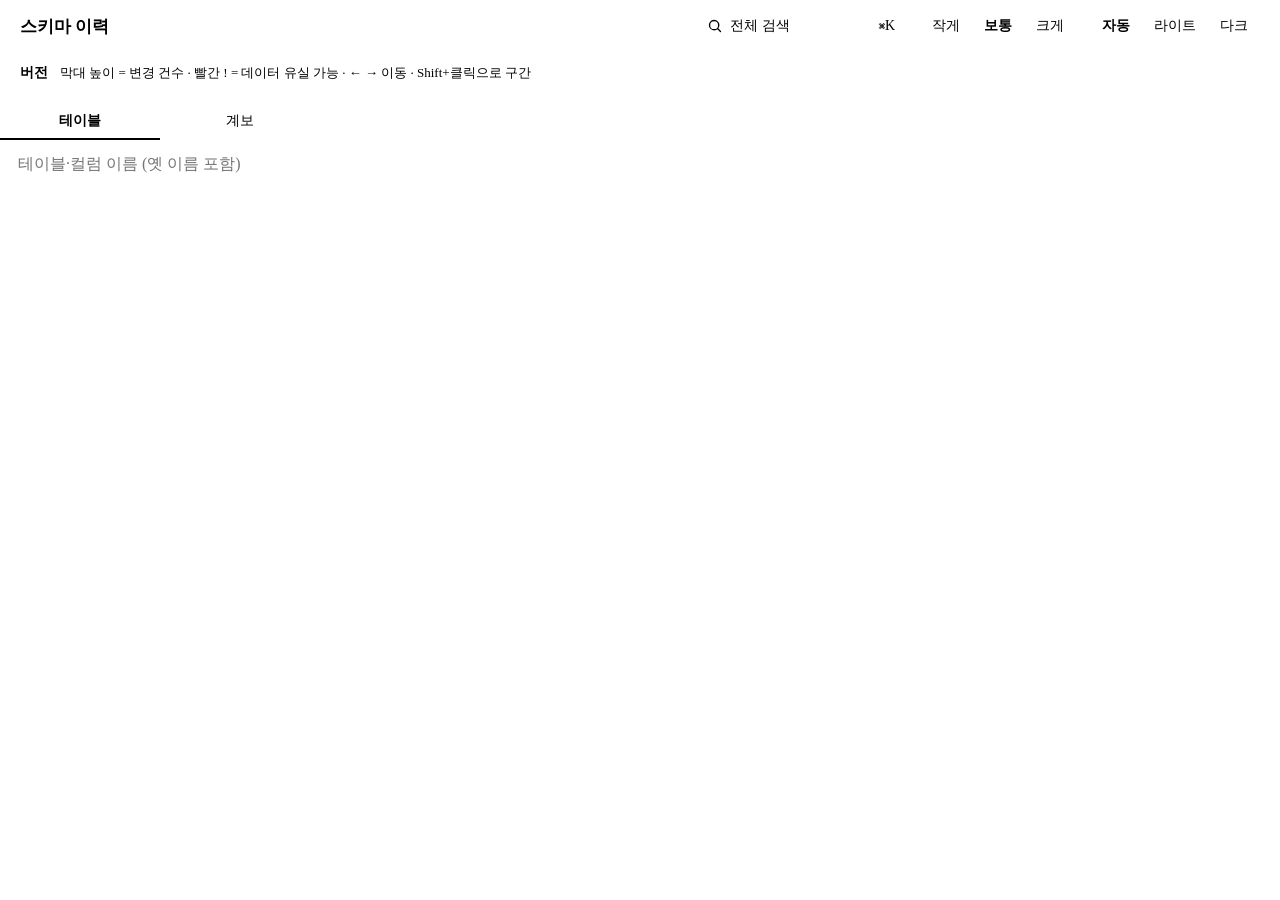
<file: templates/timeline.html>
<!doctype html>
<html lang="ko">
<head>
<meta charset="utf-8">
<meta name="viewport" content="width=device-width, initial-scale=1">
<title>스키마 이력</title>
<style>
/*__TOKENS__*/
/*__SQLVIEW_CSS__*/

* { box-sizing: border-box; }
html, body { height: 100%; }
body { margin: 0; background: var(--bg); color: var(--fg); font: 0.9375rem/1.6 var(--font); word-break: keep-all; overflow-wrap: anywhere;
  display: grid; grid-template-rows: auto auto minmax(0, 1fr); grid-template-columns: minmax(0, 1fr); }
button { font: inherit; color: inherit; }
.mono { font-family: var(--mono); font-size: 0.875rem; }

/* 상단 막대 */
.topbar { border-bottom: 1px solid var(--border); background: var(--bg-muted); padding: 0 20px; display: flex; align-items: center; gap: 14px; min-height: 52px; flex-wrap: wrap; }
.topbar h1 { font-size: 1.0625rem; font-weight: 600; margin: 0; }
.topbar .meta { color: var(--fg-muted); font-size: 0.875rem; }
.seg { display: inline-flex; border: 1px solid var(--border); border-radius: 6px; background: var(--bg); overflow: hidden; }
.seg button { border: 0; background: none; padding: 3px 12px; font-size: 0.875rem; cursor: pointer; line-height: 20px; }
.seg button + button { border-left: 1px solid var(--border); }
.seg button[aria-pressed="true"] { background: var(--bg-muted); font-weight: 600; box-shadow: inset 0 -2px var(--accent); }
:focus-visible { outline: 2px solid var(--accent); outline-offset: -2px; }
kbd { font: 0.75rem/1 var(--font); border: 1px solid var(--border); border-bottom-width: 2px; border-radius: 4px; padding: 2px 5px; color: var(--fg-muted); background: var(--bg); }

/* 전체 검색 */
.pal-open { margin-left: auto; display: inline-flex; align-items: center; gap: 8px; min-width: 13rem; border: 1px solid var(--border); border-radius: 6px;
  background: var(--bg); color: var(--fg-muted); padding: 3px 6px 3px 10px; font-size: 0.875rem; cursor: pointer; line-height: 20px; }
.pal-open:hover { border-color: var(--fg-muted); }
.pal-open .lbl { flex: 1; text-align: left; }
dialog.pal { width: min(640px, calc(100vw - 24px)); max-height: min(72vh, 600px); margin: 12vh auto auto; padding: 0; border: 1px solid var(--border);
  border-radius: 12px; background: var(--bg); color: var(--fg); box-shadow: 0 18px 48px rgb(0 0 0 / 0.28); overflow: hidden; }
dialog.pal[open] { display: flex; flex-direction: column; }
dialog.pal::backdrop { background: rgb(0 0 0 / 0.35); }
.pal-in { display: flex; align-items: center; gap: 10px; padding: 10px 14px; border-bottom: 1px solid var(--border); color: var(--fg-muted); }
.pal-in input { flex: 1; min-width: 0; border: 0; outline: 0; background: none; color: var(--fg); font: 1rem var(--font); padding: 4px 0; }
.pal-list { overflow-y: auto; min-height: 0; flex: 1; padding: 4px 0 8px; }
.pal-group { padding: 10px 14px 4px; font-size: 0.75rem; font-weight: 600; color: var(--fg-muted); display: flex; gap: 6px; }
.pal-group .more { font-weight: 400; }
.po { display: grid; grid-template-columns: minmax(0, 1fr) auto; gap: 0 12px; padding: 6px 14px; margin: 0 6px; border-radius: 6px; cursor: pointer; align-items: baseline; }
.po[aria-selected="true"] { background: var(--accent-muted); box-shadow: inset 3px 0 var(--accent); }
.po .pt { overflow: hidden; text-overflow: ellipsis; white-space: nowrap; font-size: 0.9375rem; }
.po .pt.ptc { font: 0.875rem var(--mono); }
.po .pr { font: 600 0.75rem var(--mono); color: var(--fg-muted); white-space: nowrap; }
.po .pr.loss { color: var(--danger); }
.po .pm { grid-column: 1 / -1; font-size: 0.7812rem; color: var(--fg-muted); overflow: hidden; text-overflow: ellipsis; white-space: nowrap; }
.po mark { background: none; color: var(--accent); font-weight: 700; }
.po .tbl { color: var(--fg-muted); }
.pal-empty { padding: 20px 14px; color: var(--fg-muted); font-size: 0.875rem; }
.pal-foot { display: flex; gap: 14px; align-items: center; padding: 7px 14px; border-top: 1px solid var(--border); background: var(--bg-muted); font-size: 0.75rem; color: var(--fg-muted); flex-wrap: wrap; }
.pal-foot .cnt { margin-left: auto; }
.sql-src .cl.found { background: var(--attention-muted); box-shadow: inset 3px 0 var(--attention); }
.po.more .pt { color: var(--accent); font-size: 0.8125rem; }
@media (pointer: coarse) { .pal-key { display: none; } }
@media (max-width: 600px) {
  .pal-open { min-width: 0; }
  .pal-open .lbl, .pal-foot .keys { display: none; }
  dialog.pal { margin-top: 8px; max-height: calc(100vh - 16px); }
}

/* 타임라인 */
.strip { border-bottom: 1px solid var(--border); padding: 12px 20px 10px; }
/* DDL 두 개 비교: 단계가 하나뿐이라 버전 막대를 숨긴다 */
body.compare { grid-template-rows: auto minmax(0, 1fr); }
body.compare .strip { display: none; }
.strip-head { display: flex; align-items: baseline; gap: 4px 12px; margin-bottom: 8px; flex-wrap: wrap; }
.strip-head h2 { font-size: 0.875rem; font-weight: 600; margin: 0; white-space: nowrap; }
.strip-head .hint { color: var(--fg-muted); font-size: 0.8125rem; }
@media (pointer: coarse) { .strip-head .hint-k { display: none; } }
.steps { display: flex; gap: 2px; overflow-x: auto; padding-bottom: 4px; align-items: flex-end; }
.st { flex: 0 0 auto; min-width: 3.5rem; display: grid; grid-template-rows: 44px auto auto; justify-items: center; gap: 3px;
  border: 1px solid transparent; border-radius: 6px; background: none; padding: 4px 6px 3px; cursor: pointer; }
.st:hover { background: var(--bg-muted); }
.st[aria-current="step"] { border-color: var(--accent); background: var(--accent-muted); }
.st { --bar-max: 44px; }
.st .bar { align-self: end; width: 14px; border-radius: 2px 2px 0 0; background: var(--neutral-emph); height: max(3px, calc(var(--r) * var(--bar-max))); }
.st.failed .bar, .st.not_run .bar { height: 4px; }
.st .bar.loss { background: var(--danger); }
.st .bar.has { background: var(--accent); }
.st .v { font-family: var(--mono); font-size: 0.8125rem; font-weight: 600; }
.st .marks { display: flex; gap: 3px; height: 14px; align-items: center; }
.mk { font-size: 0.75rem; font-weight: 600; line-height: 14px; padding: 0 4px; border-radius: 7px; border: 1px solid; }
.mk-dml { color: var(--fg-muted); border-color: var(--border); }
.mk-fail { color: var(--danger); border-color: var(--danger); }
.mk-loss { color: #fff; background: var(--danger-solid); border-color: var(--danger-solid); padding: 0 5px; }
.st.failed .v { color: var(--danger); }
.st.not_run .v { color: var(--fg-muted); font-weight: 400; }
.st.in-range { background: var(--accent-muted); border-radius: 0; }
.st.in-range.r-start { border-radius: 6px 0 0 6px; border-left-color: var(--accent); }
.st.in-range.r-end { border-radius: 0 6px 6px 0; border-right-color: var(--accent); }
.range-ctl { margin-left: auto; display: flex; align-items: center; gap: 6px; font-size: 0.8125rem; color: var(--fg-muted); flex-wrap: wrap; }
.range-ctl[hidden] { display: none; }
.range-ctl select { max-width: 15rem; font: 0.8125rem var(--font); color: var(--fg); background: var(--bg); border: 1px solid var(--border); border-radius: 6px; padding: 2px 4px; }
.btn-s { border: 1px solid var(--border); border-radius: 6px; background: var(--bg-muted); color: var(--fg); padding: 2px 10px; font-size: 0.8125rem; cursor: pointer; }
.btn-s[hidden] { display: none; }
.btn-s:disabled { opacity: 0.5; cursor: default; }
.r-toggle { display: none; }
.range-steps { margin: 8px 0 0; padding: 0; list-style: none; max-height: 180px; overflow: auto; border: 1px solid var(--border); border-radius: 6px; }
.range-steps li + li { border-top: 1px solid var(--border-muted); }
.range-steps button { display: grid; grid-template-columns: 5rem minmax(0, 1fr) auto; gap: 8px; width: 100%; text-align: left; border: 0; background: none; padding: 4px 10px; cursor: pointer; font-size: 0.875rem; }
.range-steps button:hover { background: var(--bg-muted); }
.range-steps .rv { font: 600 0.8125rem var(--mono); }
.range-steps .rs { color: var(--fg-muted); overflow: hidden; text-overflow: ellipsis; white-space: nowrap; }
.range-steps .rn { font: 0.7812rem var(--mono); color: var(--fg-muted); }
.range-steps .rn.loss { color: var(--danger); }
.notice { margin-top: 8px; font-size: 0.875rem; color: var(--attention); }
.sr-only { position: absolute; width: 1px; height: 1px; overflow: hidden; clip: rect(0 0 0 0); white-space: nowrap; }

/* 본문 */
.body { display: grid; grid-template-columns: 20rem minmax(0, 1fr); min-height: 0; }
aside { border-right: 1px solid var(--border); display: flex; flex-direction: column; min-height: 0; }
.tabs { display: flex; border-bottom: 1px solid var(--border); }
.tabs button { flex: 1; border: 0; background: none; padding: 8px 6px; font-size: 0.875rem; cursor: pointer; color: var(--fg-muted); border-bottom: 2px solid transparent; }
.tabs button[aria-selected="true"] { color: var(--fg); font-weight: 600; border-bottom-color: var(--accent); }
.pane { overflow-y: auto; min-height: 0; flex: 1; }
.pane[hidden] { display: none; }
.search { margin: 10px; width: calc(100% - 20px); padding: 5px 8px; border: 1px solid var(--border); border-radius: 6px; background: var(--bg-muted); color: var(--fg); font: 0.875rem var(--font); }
.sub-head { padding: 2px 12px 6px; font-size: 0.8125rem; color: var(--fg-muted); }
.tl { list-style: none; margin: 0; padding: 0 0 12px; }
.tl details > summary { list-style: none; display: grid; grid-template-columns: 14px 16px minmax(0, 1fr) auto; gap: 4px; align-items: center;
  padding: 3px 12px 3px 8px; cursor: pointer; font-size: 0.875rem; }
.tl details > summary::-webkit-details-marker { display: none; }
.tl details > summary:hover { background: var(--bg-muted); }
.tl .chev { color: var(--fg-muted); transition: transform .15s; }
.tl details[open] .chev { transform: rotate(90deg); }
.sg { font-family: var(--mono); font-weight: 600; text-align: center; }
.sg-added { color: var(--success); } .sg-dropped { color: var(--danger); } .sg-changed, .sg-renamed { color: var(--attention); }
.tl .tn { font-family: var(--mono); overflow: hidden; text-overflow: ellipsis; white-space: nowrap; }
.tl .cnt { color: var(--fg-muted); font-size: 0.7812rem; }
.cols { list-style: none; margin: 0 0 4px; padding: 0; }
.cols button { width: 100%; display: grid; grid-template-columns: 16px minmax(0, 1fr) auto; gap: 4px; align-items: center; border: 0; background: none;
  padding: 2px 12px 2px 30px; text-align: left; cursor: pointer; font-size: 0.8125rem; }
.cols button:hover { background: var(--bg-muted); }
.cols .cn { font-family: var(--mono); overflow: hidden; text-overflow: ellipsis; white-space: nowrap; }
.cols .ct { font-family: var(--mono); font-size: 0.75rem; color: var(--fg-muted); white-space: nowrap; }
.tbl-acts { display: flex; gap: 12px; padding: 2px 12px 6px 30px; }
.tbl-lin { border: 0; background: none; color: var(--accent); font-size: 0.8125rem; padding: 0; cursor: pointer; }
.empty { padding: 12px; color: var(--fg-muted); font-size: 0.875rem; }
.sub-head { display: flex; align-items: center; gap: 4px 8px; flex-wrap: wrap; }
.chip { border: 1px solid var(--border); border-radius: 2em; background: var(--bg); color: var(--fg-muted); padding: 0 8px; font-size: 0.75rem; line-height: 18px; cursor: pointer; }
.chip[aria-pressed="true"] { color: var(--accent); border-color: var(--accent); background: var(--accent-muted); font-weight: 600; }
.aside-toggle { display: none; }
.link-btn { border: 0; background: none; color: var(--accent); padding: 0; font-size: inherit; cursor: pointer; text-decoration: underline; }
.hit { display: block; width: 100%; text-align: left; border: 0; background: none; padding: 6px 12px; cursor: pointer; border-top: 1px solid var(--border-muted); }
.hit:hover { background: var(--bg-muted); }
.hit .hn { font-family: var(--mono); font-size: 0.875rem; font-weight: 600; }
.hit .hm { display: block; font-size: 0.7812rem; color: var(--fg-muted); }

/* 계보 */
.lin { padding: 12px; }
.lin h3 { font: 600 0.9375rem var(--mono); margin: 0 0 2px; }
.lin .lk { font-size: 0.8125rem; color: var(--fg-muted); margin: 0 0 10px; }
.lin .aka { font-size: 0.8125rem; color: var(--fg-muted); margin: 0 0 12px; }
.lin ol { list-style: none; margin: 0; padding: 0 0 0 12px; border-left: 2px solid var(--border); }
.lin li { position: relative; padding: 0 0 12px 12px; }
.lin li::before { content: ""; position: absolute; left: -7px; top: 6px; width: 10px; height: 10px; border-radius: 50%; background: var(--bg); border: 2px solid var(--fg-muted); }
.lin li.k-add::before { border-color: var(--success); } .lin li.k-drop::before { border-color: var(--danger); background: var(--danger); }
.lin li.k-ren::before { border-color: var(--attention); }
.lin .ev-step { border: 1px solid var(--border); border-radius: 4px; background: var(--bg-muted); font: 600 0.7812rem var(--mono); padding: 0 5px; cursor: pointer; }
.lin .ev-step:hover { border-color: var(--accent); }
.lin .ev-txt { font-size: 0.875rem; margin-left: 6px; }
.lin .ev-col { font-family: var(--mono); font-size: 0.8125rem; color: var(--fg-muted); }
.badge { display: inline-flex; align-items: center; border: 1px solid; border-radius: 2em; padding: 0 6px; font-size: 0.75rem; font-weight: 500; line-height: 16px; margin-left: 4px; }
.b-ok { color: var(--success); border-color: var(--success); }
.b-sus { color: var(--attention); border-color: var(--attention); }
.b-dml { color: var(--fg-muted); border-color: var(--border); }
.b-fail { color: var(--danger); border-color: var(--danger); }
.b-loss { color: var(--danger); border-color: var(--danger); }

/* 단계 상세 */
main { display: flex; flex-direction: column; min-height: 0; min-width: 0; }
.detail { padding: 14px 20px 10px; border-bottom: 1px solid var(--border); }
.detail h2 { font-size: 1.0625rem; font-weight: 600; margin: 0; display: flex; flex-wrap: wrap; align-items: center; gap: 4px 8px; }
.detail h2 .file { font: 0.875rem var(--mono); color: var(--fg-muted); font-weight: 400; }
.detail .summary { margin: 6px 0 0; max-width: 80ch; }
.detail .summary.none { color: var(--fg-muted); font-size: 0.875rem; }
.detail details { margin-top: 8px; }
.detail details summary { cursor: pointer; font-size: 0.875rem; color: var(--accent); }
.sql-src { position: relative; margin-top: 8px; max-height: 280px; overflow: auto; border: 1px solid var(--border); border-radius: 6px; font: 0.875rem/1.6 var(--mono); }
.sql-src .cl { display: grid; grid-template-columns: 3rem minmax(0, 1fr); min-width: max-content; }
.detail pre { margin: 8px 0 0; max-height: 280px; overflow: auto; background: var(--bg-muted); border: 1px solid var(--border); border-radius: 6px;
  padding: 10px 12px; font: 0.875rem/1.6 var(--mono); white-space: pre-wrap; }
.error { margin-top: 10px; border: 1px solid var(--danger); background: var(--danger-muted); border-radius: 6px; padding: 10px 12px; }
.error b { color: var(--danger); }
.error pre { background: transparent; border: 0; padding: 0; max-height: none; }
.frame { flex: 1; min-height: 0; border: 0; width: 100%; background: var(--bg); }
.frame[hidden], .ddl-all[hidden] { display: none; }
.ddl-all { flex: 1; min-height: 0; overflow: auto; padding: 14px 20px 24px; }
.ddl-all .editor-bar .btn { border: 1px solid var(--border); border-radius: 6px; background: var(--bg); padding: 2px 10px; font-size: 0.8125rem; cursor: pointer; }
.ddl-all .code-plain { font: 0.875rem/1.6 var(--mono); overflow-x: auto; }
.ddl-all .code-plain .cl { display: grid; min-width: max-content; }
.ddl-all .obj.touched .cn { box-shadow: inset 3px 0 var(--attention); }
.ddl-all .obj.touched > .cl:first-child code::after { content: "  바뀜"; color: var(--attention); font: 600 0.75rem var(--font); }
html[lang="en"] .ddl-all .obj.touched > .cl:first-child code::after { content: "  changed"; }
.ddl-all .obj:focus { outline: none; }
.ddl-all .obj:focus-visible { outline: 2px solid var(--accent); }
.ddl-all .obj { scroll-margin-top: 8px; }
.ddl-note { color: var(--fg-muted); font-size: 0.8125rem; margin: 8px 0 0; }
.view-seg { margin-left: auto; }
.detail-head { display: flex; align-items: flex-start; gap: 12px; flex-wrap: wrap; }
.none-step { padding: 24px 20px; color: var(--fg-muted); }

@media (max-width: 900px) {
  body { display: block; height: auto; }
  .body { grid-template-columns: minmax(0, 1fr); }
  aside { border-right: 0; border-bottom: 1px solid var(--border); max-height: 50vh; }
  .frame { height: 85vh; flex: none; }
  .topbar, .strip, .detail { padding-left: 16px; padding-right: 16px; }
}
@media (max-width: 700px) {
  .topbar { padding-top: 6px; padding-bottom: 6px; gap: 6px 10px; }
  .topbar { flex-wrap: wrap; }
  .topbar h1 { flex: 1 1 0; min-width: 0; white-space: nowrap; overflow: hidden; text-overflow: ellipsis; }
  .topbar .meta { flex: 1 1 100%; order: 1; font-size: 0.8125rem; white-space: nowrap; overflow: hidden; text-overflow: ellipsis; }
  .pal-open { margin-left: 0; }
  .strip { padding-top: 8px; }
  aside { max-height: none; }
  .aside-toggle { display: flex; align-items: center; gap: 8px; width: 100%; border: 0; background: var(--bg-muted); padding: 10px 16px; font-size: 0.875rem; font-weight: 600; cursor: pointer; text-align: left; min-height: 44px; }
  .aside-toggle .chev { transition: transform .15s; }
  aside.open .aside-toggle .chev { transform: rotate(90deg); }
  aside:not(.open) .tabs, aside:not(.open) .pane { display: none; }
  aside.open .pane { max-height: 60vh; }
  .detail { padding-top: 10px; }
  .seg.size, .strip-head .hint, .detail h2 .file { display: none; }
  .seg button { padding: 3px 9px; }
  .topbar h1 { font-size: 1rem; }
  .strip { padding-bottom: 6px; }
  .strip-head { margin-bottom: 4px; }
  .st { --bar-max: 28px; grid-template-rows: 28px auto auto; min-width: 3rem; padding: 2px 4px; }
  .detail .summary { font-size: 0.875rem; margin-top: 4px; }
  .detail details { margin-top: 4px; }
  .r-toggle { display: inline-block; }
  .range-ctl { margin-left: 0; }
  .range-ctl:not(.open) > :not(.r-toggle), .range-ctl.open .r-label { display: none; }
  .range-ctl select { max-width: 42vw; }
}
</style>
</head>
<body>
<header class="topbar">
  <h1 data-en="Schema history">스키마 이력</h1>
  <span class="meta" id="meta"></span>
  <button class="pal-open" id="pal-open" aria-haspopup="dialog" aria-label="전체 검색" data-en-aria-label="Search" aria-keyshortcuts="Meta+K Control+K">
    <svg width="14" height="14" viewBox="0 0 16 16" aria-hidden="true"><path fill="currentColor" d="M10.68 11.74a6 6 0 1 1 1.06-1.06l3.04 3.04a.75.75 0 1 1-1.06 1.06ZM11.5 7a4.5 4.5 0 1 0-9 0 4.5 4.5 0 0 0 9 0Z"/></svg>
    <span class="lbl" data-en="Search">전체 검색</span><kbd class="pal-key" aria-hidden="true">⌘K</kbd></button>
  <div class="seg size" role="group" aria-label="글자 크기" data-en-aria-label="Text size">
    <button data-size="s" aria-pressed="false" title="글자 작게" data-en-title="Small text" data-en="Small">작게</button>
    <button data-size="m" aria-pressed="true" title="글자 보통" data-en-title="Medium text" data-en="Medium">보통</button>
    <button data-size="l" aria-pressed="false" title="글자 크게" data-en-title="Large text" data-en="Large">크게</button>
  </div>
  <div class="seg theme" role="group" aria-label="테마" data-en-aria-label="Theme">
    <button data-theme="auto" aria-pressed="true" data-en="Auto">자동</button>
    <button data-theme="light" aria-pressed="false" data-en="Light">라이트</button>
    <button data-theme="dark" aria-pressed="false" data-en="Dark">다크</button>
  </div>
</header>

<section class="strip" aria-labelledby="strip-title">
  <div class="strip-head"><h2 id="strip-title" data-en="Versions">버전</h2><span class="hint"><span data-en="Bar height = changes · red ! = may lose data">막대 높이 = 변경 건수 · 빨간 ! = 데이터 유실 가능</span><span class="hint-k" data-en=" · ← → move · Shift+click for a range"> · ← → 이동 · Shift+클릭으로 구간</span></span>
    <div class="range-ctl" id="range-ctl" hidden>
      <button class="btn-s r-toggle" id="r-toggle" aria-expanded="false" data-en="Compare range">구간 비교</button>
      <span class="r-label" data-en="Compare range">구간 비교</span>
      <select id="r-a" aria-label="구간 시작 단계(이 단계 적용 전부터)" data-en-aria-label="Range start step (from before this step)"></select><span aria-hidden="true">~</span><select id="r-b" aria-label="구간 끝 단계" data-en-aria-label="Range end step"></select>
      <button class="btn-s" id="r-go" data-en="Compare">비교</button><button class="btn-s" id="r-clear" hidden data-en="Clear range">구간 해제</button>
    </div></div>
  <div class="steps" id="steps" role="toolbar" aria-label="버전 선택" data-en-aria-label="Select version"></div>
</section>

<div class="body">
  <aside id="aside">
    <button class="aside-toggle" id="aside-toggle" aria-expanded="false" aria-controls="pane-tables pane-lin"></button>
    <div class="tabs" role="tablist">
      <button role="tab" id="tab-tables" aria-selected="true" aria-controls="pane-tables" data-en="Tables">테이블</button>
      <button role="tab" id="tab-lin" aria-selected="false" aria-controls="pane-lin" tabindex="-1" data-en="Lineage">계보</button>
    </div>
    <div class="pane" id="pane-tables" role="tabpanel" aria-labelledby="tab-tables">
      <input type="search" class="search" id="q" placeholder="테이블·컬럼 이름 (옛 이름 포함)" aria-label="테이블·컬럼 이름으로 전 버전 검색"
        data-en-placeholder="Table or column (incl. old names)" data-en-aria-label="Search all versions by table or column name">
      <div id="tables"></div>
    </div>
    <div class="pane" id="pane-lin" role="tabpanel" aria-labelledby="tab-lin" hidden>
      <div class="lin" id="lin"><p class="empty" data-en="Select a table or column to see its changes from creation to now.">테이블이나 컬럼을 고르면 생성부터 지금까지의 변경을 보여 줍니다.</p></div>
    </div>
  </aside>
  <main>
    <div class="detail" id="detail"></div>
    <iframe class="frame" id="frame" title="선택한 버전의 변경 내용" data-en-title="Changes at the selected version" allow="fullscreen *" allowfullscreen></iframe>
    <div class="ddl-all" id="ddl-all" hidden></div>
  </main>
</div>

<dialog class="pal" id="pal" aria-label="전체 검색" data-en-aria-label="Search">
  <div class="pal-in">
    <svg width="16" height="16" viewBox="0 0 16 16" aria-hidden="true"><path fill="currentColor" d="M10.68 11.74a6 6 0 1 1 1.06-1.06l3.04 3.04a.75.75 0 1 1-1.06 1.06ZM11.5 7a4.5 4.5 0 1 0-9 0 4.5 4.5 0 0 0 9 0Z"/></svg>
    <input id="pal-q" role="combobox" aria-expanded="true" aria-controls="pal-list" aria-autocomplete="list" autocomplete="off" spellcheck="false"
      placeholder="버전·테이블·컬럼·SQL 원문·명령" aria-label="버전, 테이블, 컬럼, SQL 원문, 명령 검색"
      data-en-placeholder="Versions, tables, columns, SQL source, commands" data-en-aria-label="Search versions, tables, columns, SQL source, and commands">
    <kbd aria-hidden="true">esc</kbd>
  </div>
  <div class="pal-list" id="pal-list" role="listbox" aria-label="검색 결과" data-en-aria-label="Search results"></div>
  <div class="pal-foot"><span class="keys"><kbd>↑</kbd> <kbd>↓</kbd> <span data-en="Move">이동</span></span><span class="keys"><kbd>Enter</kbd> <span data-en="Open">열기</span></span><span class="keys"><kbd>esc</kbd> <span data-en="Close">닫기</span></span>
    <span class="cnt" id="pal-count" aria-live="polite"></span></div>
</dialog>

<p class="sr-only" id="announce" aria-live="polite"></p>
<script id="data" type="application/json">/*__DATA__*/</script>
<script>
/*__SQLVIEW_JS__*/
/*__DIFF_JS__*/
const D = JSON.parse(document.getElementById('data').textContent);
const N = D.steps.length;
const state = { step: null, lin: null, view: 'diff' };

const esc = s => String(s ?? '').replace(/[&<>"']/g, c => ({ '&': '&amp;', '<': '&lt;', '>': '&gt;', '"': '&quot;', "'": '&#39;' })[c]);
const shortType = t => t == null ? '' : String(t)
  .replace(/character varying/g, 'varchar').replace(/^character\(/, 'char(')
  .replace(/timestamp without time zone/g, 'timestamp').replace(/timestamp with time zone/g, 'timestamptz')
  .replace(/^integer$/, 'int').replace(/^boolean$/, 'bool').replace(/^double precision$/, 'float8');
const SIGN = { added: '+', dropped: '−', changed: 'Δ', renamed: '↻', same: '' };
const STATUS_NAME = { added: () => L('추가', 'Added'), dropped: () => L('삭제', 'Dropped'), changed: () => L('변경', 'Changed'), renamed: () => L('이름 변경', 'Renamed') };
const STEP_STATE = { failed: L('적용 실패', 'Failed'), not_run: L('앞 단계 실패로 적용하지 않음', 'Not run (an earlier step failed)') };
const plural = (n, one, many) => `${n} ${n === 1 ? one : many}`;
/** 변경 건수. */
const cnt = n => L(`${n}건`, plural(n, 'change', 'changes'));
const chg = n => L(`변경 ${n}건`, plural(n, 'change', 'changes'));
const nstep = n => L(`${n}단계`, plural(n, 'step', 'steps'));
const afterOf = v => L(`${vlabel(v)} 적용 후`, `After ${vlabel(v)}`);
const scopeName = () => state.range ? L('이 구간', 'this range') : L('이 버전', 'this version');
const lifeSpan = e => `${vlabel(e.created)} ~ ${e.dropped != null ? L(`${vlabel(e.dropped)} 삭제`, `${vlabel(e.dropped)} dropped`) : L('현재', 'now')}`;
const vlabel = i => i === 0 ? (D.base_label || 'V0') : (D.steps[i - 1].label || `V${D.steps[i - 1].version}`);
/** 단계 i 의 diff. 참조로 줄여 둔 변경 없는 테이블을 펼친다. */
const diffOf = i => { const d = D.diffs[i - 1]; return d ? { ...d, tables: d.tables.map(t => t.$ref ? D.defs[t.$ref] : t) } : null; };
const APPLIED = D.steps.filter(s => s.status === 'applied').length;
const canRange = () => (D.snaps || []).length === APPLIED + 1 && APPLIED >= 2;
const snapOf = i => { const s = D.snaps[i]; return { ...s, tables: s.tables.map(t => t.$ref ? D.defs[t.$ref] : t) }; };
const rangeCache = new Map();
/** a 단계 적용 전부터 b 단계 적용 후까지의 변경. 두 스냅샷을 브라우저에서 비교한다(templates/diff.js). */
function rangeDiff(a, b) {
  const key = `${a}-${b}`;
  if (rangeCache.has(key)) {
    const hit = rangeCache.get(key);
    rangeCache.delete(key);
    rangeCache.set(key, hit);
  } else {
    const before = snapOf(a - 1), after = snapOf(b);
    const d = attachIds(schemaDiff(before, after), before, after);
    d.before.source = a === 1 ? (D.base_source || L('V0 (빈 DB)', 'V0 (empty database)')) : afterOf(a - 1);
    d.after.source = afterOf(b);
    if (before.replay_id && before.replay_id === after.replay_id) d.mode = 'replay';
    d.schema = D.diffs[b - 1].schema;
    rangeCache.set(key, d);
    if (rangeCache.size > 20) rangeCache.delete(rangeCache.keys().next().value);
  }
  return rangeCache.get(key);
}
/** 지금 보고 있는 변경: 구간이면 구간 비교, 아니면 선택한 단계. */
const currentDiff = () => state.range ? rangeDiff(state.range.a, state.range.b) : diffOf(state.step);
const LIN = D.lineage;
const CHEV = '<svg class="chev" width="10" height="10" viewBox="0 0 16 16" aria-hidden="true"><path fill="currentColor" d="M6.22 3.22a.75.75 0 0 1 1.06 0l4.25 4.25a.75.75 0 0 1 0 1.06l-4.25 4.25a.75.75 0 0 1-1.06-1.06L9.94 8 6.22 4.28a.75.75 0 0 1 0-1.06Z"/></svg>';

/* ---------- 타임라인 ---------- */

function renderSteps() {
  const max = Math.max(1, ...D.steps.map(s => s.event_count || 0));
  document.getElementById('steps').innerHTML = D.steps.map((s, k) => {
    const i = k + 1, n = s.event_count || 0;
    const r = s.status !== 'applied' ? 0 : Math.sqrt(n / max).toFixed(3);
    const cls = s.data_loss ? 'loss' : n ? 'has' : '';
    const marks = (s.data_loss ? `<span class="mk mk-loss" aria-hidden="true">!</span>` : '') + (s.dml ? `<span class="mk mk-dml" title="${L('DML 포함', 'Contains DML')}">DML</span>` : '') + (s.status === 'failed' ? `<span class="mk mk-fail">${L('실패', 'Failed')}</span>` : '')
      + (s.status === 'not_run' ? `<span class="mk mk-dml">${L('미적용', 'Not run')}</span>` : '');
    const label = `${vlabel(i)} ${s.description}, ${STEP_STATE[s.status] || chg(n)}${s.data_loss ? `, ${L('데이터 유실 가능', 'May lose data')}` : ''}${s.dml ? `, ${L('DML 포함', 'Contains DML')}` : ''}`;
    return `<button class="st ${s.status}" data-i="${i}" tabindex="-1" aria-label="${esc(label)}" title="${esc(`${vlabel(i)} ${s.description}\n${STEP_STATE[s.status] || chg(n)}${s.data_loss ? ` · ${L('데이터 유실 가능', 'May lose data')}` : ''}\n${s.file}`)}">
      <span class="bar ${cls}" style="--r:${r}"></span><span class="v">${esc(vlabel(i))}</span><span class="marks">${marks}</span></button>`;
  }).join('');
  const box = document.getElementById('steps');
  box.querySelectorAll('.st').forEach(b => b.addEventListener('click', e => e.shiftKey ? extendRange(+b.dataset.i) : select(+b.dataset.i)));
  box.addEventListener('keydown', e => {
    const d = { ArrowLeft: -1, ArrowRight: 1, Home: -N, End: N }[e.key];
    if (!d) return;
    e.preventDefault();
    const cur = state.range ? state.range.edge : state.step;
    if (e.shiftKey && cur > APPLIED) {
      document.getElementById('announce').textContent = L('적용되지 않은 단계는 구간에 넣을 수 없습니다.', 'Steps that were not run cannot be part of a range.');
    } else if (e.shiftKey) extendRange(Math.min(APPLIED, Math.max(1, cur + d)), true);
    else select(Math.min(N, Math.max(1, cur + d)), true);
  });
  if (!canRange()) return;
  const opts = D.steps.slice(0, APPLIED).map((s, k) => `<option value="${k + 1}">${esc(vlabel(k + 1))} ${esc(s.description.slice(0, 40))}</option>`).join('');
  document.getElementById('r-a').innerHTML = opts;
  document.getElementById('r-b').innerHTML = opts;
  document.getElementById('range-ctl').hidden = false;
  document.getElementById('r-a').addEventListener('change', syncRangeGo);
  document.getElementById('r-b').addEventListener('change', syncRangeGo);
  document.getElementById('r-go').addEventListener('click', () => {
    const x = +document.getElementById('r-a').value, y = +document.getElementById('r-b').value;
    if (x === y) select(x); else selectRange(Math.min(x, y), Math.max(x, y), Math.min(x, y));
  });
  document.getElementById('r-clear').addEventListener('click', () => select(state.range.edge, true));
  document.getElementById('r-toggle').addEventListener('click', () => setRangeOpen(!document.getElementById('range-ctl').classList.contains('open')));
}

/** Shift+클릭·Shift+화살표: 기준 단계(anchor)에서 j 까지로 구간을 넓히거나 줄인다. */
function extendRange(j, focus = false) {
  if (!canRange()) return select(j, focus);
  if (j > APPLIED) {
    document.getElementById('announce').textContent = L('적용되지 않은 단계는 구간에 넣을 수 없습니다.', 'Steps that were not run cannot be part of a range.');
    return;
  }
  const anchor = state.range ? state.range.anchor : Math.min(state.step, APPLIED);
  if (anchor === j) return select(j, focus);
  selectRange(Math.min(anchor, j), Math.max(anchor, j), anchor, focus, j);
}

/** a~b 단계를 합친 변경을 본다. */
function selectRange(a, b, anchor, focus = false, edge = b) {
  state.range = { a, b, anchor, edge };
  state.step = b;
  paintStrip(edge, focus);
  writeHash();
  renderDetail();
  renderTables();
  if (state.lin) renderLineage(state.lin, false);
  const d = currentDiff();
  document.getElementById('announce').textContent = L(`${vlabel(a)}부터 ${vlabel(b)}까지 ${b - a + 1}단계 구간. 변경 ${d.events.length}건`, `${vlabel(a)} to ${vlabel(b)}, ${nstep(b - a + 1)}. ${chg(d.events.length)}`);
}

/** 버전 막대의 선택·구간 표시를 맞춘다. edge 는 키보드 포커스를 둘 막대다. */
function paintStrip(edge, focus) {
  const r = state.range;
  document.querySelectorAll('.st').forEach(btn => {
    const i = +btn.dataset.i, inR = r && i >= r.a && i <= r.b;
    btn.classList.toggle('in-range', !!inR);
    btn.classList.toggle('r-start', !!r && i === r.a);
    btn.classList.toggle('r-end', !!r && i === r.b);
    if (i === state.step) btn.setAttribute('aria-current', 'step'); else btn.removeAttribute('aria-current');
    btn.dataset.base ||= btn.getAttribute('aria-label');
    btn.setAttribute('aria-label', btn.dataset.base + (inR ? L(', 비교 구간에 포함', ', in compare range') : ''));
    btn.tabIndex = i === edge ? 0 : -1;
    if (i === edge) { btn.scrollIntoView({ block: 'nearest', inline: 'nearest' }); if (focus) btn.focus(); }
  });
  if (!canRange()) return;
  const cur = Math.min(state.step, APPLIED);
  document.getElementById('r-a').value = String(r ? r.a : cur < APPLIED ? cur : 1);
  document.getElementById('r-b').value = String(r ? r.b : APPLIED);
  document.getElementById('r-clear').hidden = !r;
  if (r) setRangeOpen(true);
  syncRangeGo();
}

/** 좁은 화면에서 접어 두는 구간 비교 칸을 펼치거나 접는다. */
function setRangeOpen(open) {
  document.getElementById('range-ctl').classList.toggle('open', open);
  document.getElementById('r-toggle').setAttribute('aria-expanded', String(open));
}

/** 구간 시작과 끝이 같으면 비교 버튼을 끈다. */
function syncRangeGo() {
  const a = document.getElementById('r-a').value, b = document.getElementById('r-b').value;
  document.getElementById('r-go').disabled = a === b;
}

/** 단계 하나를 고른다. 타임라인·테이블 목록·상세·변경 화면이 함께 바뀐다. */
function select(i, focus = false) {
  state.step = i;
  state.range = null;
  paintStrip(i, focus);
  writeHash();
  renderDetail();
  renderTables();
  if (state.lin) renderLineage(state.lin, false);
  const s = D.steps[i - 1];
  document.getElementById('announce').textContent = `${vlabel(i)} ${s.description}. ${STEP_STATE[s.status] || chg(s.event_count || 0)}`;
}

/* ---------- 단계 상세 ---------- */

/** 구간 상세: 비교 기준, 포함된 단계 목록, 구간 변경 화면. */
function renderRangeDetail() {
  const { a, b } = state.range, d = currentDiff();
  const steps = D.steps.slice(a - 1, b);
  const loss = steps.filter(s => s.data_loss).length;
  document.getElementById('detail').innerHTML = `
    <div class="detail-head"><h2>${esc(vlabel(a))} ~ ${esc(vlabel(b))} · ${L(`${b - a + 1}단계 합친 변경`, `${nstep(b - a + 1)} combined`)}${loss ? `<span class="badge b-loss">${L(`데이터 유실 가능 단계 ${loss}개`, `May lose data: ${plural(loss, 'step', 'steps')}`)}</span>` : ''}</h2>
      <div class="seg view-seg" role="group" aria-label="${L('보기 방식', 'View')}">
        <button data-view="diff" aria-pressed="${state.view === 'diff'}">${L('구간 변경', 'Range changes')}</button>
        <button data-view="ddl" aria-pressed="${state.view === 'ddl'}">${esc(L(`${vlabel(b)} 시점 전체 DDL`, `Full DDL at ${vlabel(b)}`))}</button>
      </div></div>
    <p class="summary">${esc(a === 1 ? (D.base_source || L('빈 DB', 'empty database')) : afterOf(a - 1))} → ${esc(afterOf(b))}${L('를 비교합니다', '')}. ${chg(d.events.length)}. ${L('구간 안에서 생겼다가 사라진 것은 나오지 않습니다.', 'Objects created and dropped within the range are not shown.')}${a === 1 && b >= 2 ? ` <button class="link-btn" id="r-after-first">${esc(L(`${afterOf(1)}부터 비교`, `Compare from after ${vlabel(1)}`))}</button>` : ''}</p>
    ${objectNotice(mergeObjects(a, b))}
    <details><summary>${L(`포함된 단계 ${b - a + 1}개`, `${nstep(b - a + 1)} included`)}</summary><ul class="range-steps">${steps.map((s, k) => {
      const i = a + k, sum = D.summary?.[s.file];
      return `<li><button data-step="${i}" title="${esc(sum || s.file)}"><span class="rv">${esc(vlabel(i))}</span><span class="rs">${esc(sum || s.description)}</span><span class="rn${s.data_loss ? ' loss' : ''}">${cnt(s.event_count || 0)}</span></button></li>`;
    }).join('')}</ul></details>`;
  document.querySelectorAll('.range-steps [data-step]').forEach(x => x.addEventListener('click', () => select(+x.dataset.step)));
  document.getElementById('r-after-first')?.addEventListener('click', () => b > 2 ? selectRange(2, b, 2) : select(2));
  document.querySelectorAll('.view-seg button').forEach(x => x.addEventListener('click', () => setView(x.dataset.view)));
  showDiff(d);
}

/** 구간 안 단계의 객체 변경을 합친다. 구간 안에서 생겼다가 사라진 객체는 뺀다. 객체 정보가 없는 구간이면 null. */
function mergeObjects(a, b) {
  const key = o => `${o.type}|${o.name}`;
  const added = new Map(), dropped = new Map(), invalid = new Map();
  let changed = [], any = false;
  for (let i = a; i <= b; i++) {
    const o = D.steps[i - 1].objects;
    if (!o) continue;
    any = true;
    const tag = x => ({ ...x, step: vlabel(i) });
    const status = x => { if (x.status === 'VALID') invalid.delete(key(x)); else if (x.status === 'INVALID') invalid.set(key(x), tag(x)); };
    for (const x of o.added || []) {
      if (dropped.has(key(x))) { dropped.delete(key(x)); changed.push(tag(x)); } else added.set(key(x), tag(x));
      status(x);
    }
    for (const x of o.dropped || []) {
      invalid.delete(key(x));
      changed = changed.filter(c => key(c) !== key(x));
      if (added.has(key(x))) added.delete(key(x)); else dropped.set(key(x), tag(x));
    }
    for (const x of o.changed || []) { changed.push(tag(x)); status(x); }
    for (const x of o.invalid || []) invalid.set(key(x), tag(x));
  }
  if (!any) return null;
  changed = changed.filter(x => !added.has(key(x)));
  return { added: [...added.values()], dropped: [...dropped.values()], changed, invalid: [...invalid.values()] };
}

/** 변경 화면에 함께 넘길 값: DDL 비교 밖의 객체 변경, 구간이면 포함된 단계 정보. */
function frameExtras() {
  const engine = engineOf();
  if (!state.range) return { engine, objects: D.steps[state.step - 1]?.objects || null, sql: D.kind === 'compare' || D.sql_omitted ? null : (D.steps[state.step - 1]?.sql ?? null) };
  const { a, b } = state.range;
  return { engine, objects: mergeObjects(a, b),
    range_steps: D.steps.slice(a - 1, b).map((s, k) => ({ step: a + k, label: vlabel(a + k), data_loss: !!s.data_loss, event_count: s.event_count || 0,
      events: (diffOf(a + k)?.events || []).map(({ kind, table, column, before, after }) => ({ kind, table, column, before, after })) })) };
}

/** 변경 화면(iframe)이나 전체 DDL 을 보여 준다. */
function showDiff(d) {
  const frame = document.getElementById('frame'), all = document.getElementById('ddl-all');
  if (state.view === 'ddl') { frame.hidden = true; all.hidden = false; renderSchemaDdl(); return; }
  all.hidden = true;
  if (!d) { frame.hidden = true; return; }
  frame.hidden = false;
  const data = { ...d, ...frameExtras(), embed: true, generated_at: D.generated_at };
  frame.srcdoc = D.compare_template
    .replace('<html lang="ko">', () => `<html lang="${UI_LANG}" data-theme="${currentTheme()}"${currentSize() ? ` data-size="${currentSize()}"` : ''}>`)
    .replace('/*__' + 'DATA__*/', () => JSON.stringify(data).replace(/</g, '\\u003c'));
  frame.onload = () => syncFrameTheme();
}

const OBJ_NAME = { TRIGGER: ['트리거', 'trigger'], FUNCTION: ['함수', 'function'], PROCEDURE: ['프로시저', 'procedure'], PACKAGE: ['패키지', 'package'], SEQUENCE: ['시퀀스', 'sequence'] };

/** 단계의 DDL 밖 객체 변경을 한 줄로. 없으면 빈 문자열. */
function objectNotice(o) {
  if (!o) return `<p class="notice">${esc(L('기타 객체(트리거·함수 등)는 이 출력에서 확인하지 않았습니다. 다시 실행하면 포함됩니다.', 'Other objects (triggers, functions…) were not checked for this output. Re-run to include them.'))}</p>`;
  const parts = [];
  for (const [k, ko, en] of [['added', '추가', 'added'], ['dropped', '삭제', 'dropped'], ['changed', '변경', 'changed'], ['invalid', '컴파일 오류', 'invalid']]) {
    const by = new Map();
    for (const x of o[k] || []) by.set(x.type, (by.get(x.type) || 0) + 1);
    for (const [t, n] of by) { const nm = OBJ_NAME[String(t).toUpperCase()] || [String(t).toLowerCase(), String(t).toLowerCase()]; parts.push(L(`${nm[0]} ${n}개 ${ko}`, `${n} ${nm[1]}${n === 1 ? '' : 's'} ${en}`)); }
  }
  return parts.length ? `<p class="notice">${esc(L(`${parts.join(', ')}. 스키마 비교에는 나오지 않습니다.`, `${parts.join(', ')}. Not part of the schema diff.`))}</p>` : '';
}

function renderDetail() {
  if (state.range) return renderRangeDetail();
  const i = state.step, s = D.steps[i - 1], d = diffOf(i);
  const summary = D.summary?.[s.file];
  const badges = (s.dml ? `<span class="badge b-dml" title="${L('빈 DB 에서 재생했으므로 행 변경은 스키마 결과에 반영되지 않습니다', 'Replayed on an empty database, so row changes are not reflected in the schema result')}">${L('DML 포함', 'Contains DML')}</span>` : '')
    + (s.data_loss ? `<span class="badge b-loss">${L('데이터 유실 가능', 'May lose data')}</span>` : '')
    + (s.status === 'failed' ? `<span class="badge b-fail">${L('적용 실패', 'Failed')}</span>` : '');
  document.getElementById('detail').innerHTML = `
    <div class="detail-head"><h2>${D.kind === 'compare' ? esc(s.description) : `${esc(vlabel(i))} · ${esc(s.description)} <span class="file">${esc(s.file)}</span>`}${badges}</h2>
      <div class="seg view-seg" role="group" aria-label="${L('보기 방식', 'View')}">
        <button data-view="diff" aria-pressed="${state.view === 'diff'}">${L('변경 내용', 'Changes')}</button>
        <button data-view="ddl" aria-pressed="${state.view === 'ddl'}">${L('이 시점 전체 DDL', 'Full DDL at this version')}</button>
      </div></div>
    ${summary ? `<p class="summary">${esc(summary)}</p>` : s.status === 'applied' ? `<p class="summary none">${chg(s.event_count || 0)}</p>` : ''}
    ${s.status === 'failed' ? `<div class="error"><b>${L('이 단계에서 재생이 멈췄습니다.', 'Replay stopped at this step.')}</b> ${L('이후 버전은 만들지 못했습니다.', 'Later versions could not be built.')}<pre>${esc(s.error)}</pre></div>` : ''}
    ${s.status === 'not_run' ? `<p class="notice">${L('앞 단계가 실패해 이 파일은 적용하지 않았습니다.', 'An earlier step failed, so this file was not run.')}</p>` : ''}
    ${s.status === 'applied' ? objectNotice(s.objects) : ''}
    ${(s.warnings || []).map(w => `<p class="notice">${esc(w)}</p>`).join('')}
    <details><summary>${L('SQL 원문', 'SQL source')}</summary>${D.sql_omitted ? `<p class="notice">${esc(D.sql_omitted_note)}</p>` : `<div class="sql-src code-plain">${sqlPlainHtml(String(s.sql || '').replace(/\s+$/, ''))}</div>`}</details>`;
  document.querySelectorAll('.view-seg button').forEach(b => b.addEventListener('click', () => setView(b.dataset.view)));
  showDiff(d);
}

/** 변경 내용(iframe)과 이 시점 전체 DDL 사이를 바꾼다. */
function setView(v) {
  state.view = v;
  renderDetail();
  writeHash();
  document.querySelector(`.view-seg [data-view="${v}"]`)?.focus();
}

function writeHash() {
  const where = state.range ? `from=${state.range.a}&to=${state.range.b}` : `step=${state.step}`;
  try { history.replaceState(null, '', `#${where}${state.lin ? `&id=${state.lin}` : ''}${state.view === 'ddl' ? '&view=ddl' : ''}`); } catch (e) {}
}

/** 선택한 버전 시점의 모든 테이블·뷰 CREATE 문. 이 버전에서 바뀐 객체는 줄 번호 옆에 표시를 붙인다. */
function renderSchemaDdl() {
  const i = state.step, d = currentDiff(), box = document.getElementById('ddl-all');
  const scope = scopeName();
  if (!d) { box.innerHTML = `<p class="none-step">${L('이 버전의 스키마는 만들지 못했습니다.', 'The schema for this version could not be built.')}</p>`; return; }
  const changed = new Set([...d.tables, ...d.views].filter(x => x.status !== 'same').map(x => x.name));
  const ids = new Map(d.tables.filter(t => t.status !== 'dropped').map(t => [t.name, t.id]));
  const objs = (d.schema || []).map(o => o.$ref ? D.defs[o.$ref] : o).map((o, k) => ({
    id: o.kind === 'table' ? ids.get(o.name) : `${o.kind}-${k}`, kind: o.kind, name: o.name, text: o.text, touched: changed.has(o.name),
  }));
  const full = objs.map(o => o.text).join('\n\n') + '\n';
  let line = 1;
  const body = objs.map(o => {
    const html = sqlPlainHtml(o.text, line);
    line += o.text.split('\n').length + 1;
    return `<section class="obj${o.touched ? ' touched' : ''}" id="ddl-${esc(o.id)}" tabindex="-1" aria-label="${esc(o.name)}${o.touched ? L(`, ${scope}에서 바뀜`, `, changed in ${scope}`) : ''}">${html}<div class="cl"><span class="cn">${line - 1}</span><code> </code></div></section>`;
  }).join('');
  const file = `schema_${vlabel(i)}.sql`;
  const tables = objs.filter(o => o.kind === 'table').length, views = objs.filter(o => o.kind === 'view').length,
    types = objs.filter(o => o.kind === 'type').length;
  box.innerHTML = `<div class="editor"><div class="editor-bar"><span class="editor-tab">${esc(file)}</span>
      <span class="meta">${L('테이블', 'Tables')} ${tables} · ${L('뷰', 'Views')} ${views}${types ? ` · enum ${types}` : ''}${objs.some(o => o.touched) ? L(` · 노란 줄과 “바뀜” 표시: ${scope}에서 바뀐 객체`, ` · Yellow lines and “changed” mark objects changed in ${scope}`) : ''}</span>
      <span class="acts"><button class="btn" id="ddl-copy">${L('복사', 'Copy')}</button><button class="btn" id="ddl-save">${L('.sql 저장', 'Save .sql')}</button></span></div>
    <div class="code-plain">${body}</div></div>
    <p class="ddl-note">${L('카탈로그에서 다시 만든 정의입니다. 원본 마이그레이션 파일과 글자 단위로 같지는 않습니다.', 'Definitions rebuilt from the catalog, so they are not identical to the original migration files character for character.')} ${ddlScopeNote(engineOf())}</p>`;
  document.getElementById('ddl-copy').addEventListener('click', async e => {
    const ok = await copyText(full);
    e.target.textContent = ok ? L('복사했습니다', 'Copied') : L('복사하지 못했습니다', 'Could not copy');
    setTimeout(() => { e.target.textContent = L('복사', 'Copy'); }, 2000);
  });
  document.getElementById('ddl-save').addEventListener('click', () => {
    const a = Object.assign(document.createElement('a'), { href: URL.createObjectURL(new Blob([full], { type: 'text/plain' })), download: file });
    a.click();
    setTimeout(() => URL.revokeObjectURL(a.href), 1000);
  });
}

/** 지금 출력의 DB 엔진. */
const engineOf = () => D.snaps?.[0]?.engine || D.diffs?.[0]?.engine || 'postgres';

/** 전체 DDL 이 담는 객체와 담지 않는 객체. 엔진마다 다르다. */
function ddlScopeNote(engine) {
  if (engine === 'oracle') return L('테이블·제약·인덱스·뷰·코멘트만 담고, 시퀀스·트리거·프로시저·함수·패키지·시노님·권한은 담지 않습니다.', 'Only tables, constraints, indexes, views, and comments are included; sequences, triggers, procedures, functions, packages, synonyms, and grants are not.');
  if (engine === 'mysql' || engine === 'mariadb') return L('테이블·제약·인덱스·뷰·코멘트만 담고, 트리거·저장 프로시저·함수·이벤트·권한은 담지 않습니다.', 'Only tables, constraints, indexes, views, and comments are included; triggers, stored procedures, functions, events, and grants are not.');
  return L('테이블·제약·인덱스·뷰·코멘트·enum 타입·시퀀스만 담고, domain·함수·트리거·확장·권한은 담지 않습니다.', 'Only tables, constraints, indexes, views, comments, enum types, and sequences are included; domains, functions, triggers, extensions, and grants are not.');
}

function jumpDdl(id) {
  if (state.view !== 'ddl') setView('ddl');
  const el = document.getElementById(`ddl-${id}`);
  if (el) { el.scrollIntoView({ block: 'start' }); el.focus({ preventScroll: true }); el.querySelector('.cl')?.animate?.([{ background: 'var(--accent-muted)' }, { background: 'transparent' }], 1600); }
}

/* ---------- 테이블 목록 ---------- */

/** 선택한 버전 시점의 테이블과 컬럼. 이 버전에서 바뀐 것에 표시를 붙인다. */
function renderTables() {
  const box = document.getElementById('tables'), q = document.getElementById('q').value.trim().toLowerCase();
  if (q) return renderSearch(q);
  const d = currentDiff();
  if (!d) { box.innerHTML = `<p class="empty">${L('이 버전의 스키마를 만들지 못했습니다.', 'The schema for this version could not be built.')}</p>`; return; }
  const ORDER = { dropped: 0, added: 1, renamed: 2, changed: 3, same: 4 };
  const all = [...d.tables].sort((a, b) => (ORDER[a.status] ?? 4) - (ORDER[b.status] ?? 4) || a.name.localeCompare(b.name));
  const tables = all.filter(t => t.status !== 'dropped');
  const dropped = all.filter(t => t.status === 'dropped');
  const nChanged = all.filter(t => t.status !== 'same').length;
  const shown = state.changedOnly ? all.filter(t => t.status !== 'same') : all;
  const item = t => {
    const cols = t.columns.filter(c => c.status !== 'dropped' || t.status === 'dropped');
    return `<li><details${state.open?.has(t.id) ? ' open' : ''} data-id="${esc(t.id)}"><summary>${CHEV}<span class="sg sg-${t.status}"${STATUS_NAME[t.status] ? ` title="${esc(STATUS_NAME[t.status]())}"` : ''}>${SIGN[t.status]}</span><span class="tn">${esc(t.name)}</span><span class="cnt">${cols.length}</span></summary>
      <span class="tbl-acts"><button class="tbl-lin" data-lin="${esc(t.id)}">${L('계보 보기', 'View lineage')}</button>${t.status !== 'dropped' ? `<button class="tbl-lin" data-ddl="${esc(t.id)}">${L('DDL 보기', 'View DDL')}</button>` : ''}</span>
      <ul class="cols">${cols.map(c => {
        const v = c.after || c.before;
        return `<li><button data-lin="${esc(c.id)}" title="${esc(L(`${t.name}.${c.name} 계보 보기`, `View lineage of ${t.name}.${c.name}`))}"><span class="sg sg-${t.status === 'added' ? 'same' : c.status}">${t.status === 'added' ? '' : SIGN[c.status]}</span><span class="cn">${esc(c.name)}</span><span class="ct">${esc(shortType(v.type))}</span></button></li>`;
      }).join('')}</ul></details></li>`;
  };
  box.innerHTML = `<div class="sub-head"><span>${esc(L(`${vlabel(state.step)} 시점 테이블 ${tables.length}개`, `${plural(tables.length, 'table', 'tables')} at ${vlabel(state.step)}`))}${dropped.length ? esc(L(` · ${scopeName()}에서 삭제 ${dropped.length}개`, ` · ${dropped.length} dropped in ${scopeName()}`)) : ''}</span>${nChanged ? `<button class="chip" id="changed-only" aria-pressed="${!!state.changedOnly}">${esc(L(`바뀐 것만 ${nChanged}`, `Changed only ${nChanged}`))}</button>` : ''}</div>
    <ul class="tl">${shown.map(item).join('')}</ul>`;
  document.getElementById('changed-only')?.addEventListener('click', () => { state.changedOnly = !state.changedOnly; renderTables(); document.getElementById('changed-only')?.focus(); });
  syncAsideToggle(tables.length);
  wireLineageButtons(box);
  box.querySelectorAll('[data-ddl]').forEach(b => b.addEventListener('click', () => jumpDdl(b.dataset.ddl)));
  box.querySelectorAll('details').forEach(el => el.addEventListener('toggle', () => {
    state.open ||= new Set();
    if (el.open) state.open.add(el.dataset.id); else state.open.delete(el.dataset.id);
  }));
}

/** 전 버전의 이름(옛 이름 포함)에서 찾는다. */
function renderSearch(q) {
  const hits = Object.values(LIN).filter(e => e.names.some(n => n.name.toLowerCase().includes(q)))
    .sort((a, b) => (a.kind === b.kind ? 0 : a.kind === 'table' ? -1 : 1) || lastName(a).localeCompare(lastName(b))).slice(0, 200);
  const box = document.getElementById('tables');
  box.innerHTML = hits.length ? hits.map(e => {
    const old = e.names.slice(0, -1).map(n => n.name);
    const where = e.kind === 'column' ? `${lastName(LIN[e.table])}.` : '';
    const span = lifeSpan(e);
    return `<button class="hit" data-lin="${esc(e.id)}"><span class="hn">${esc(where)}${esc(lastName(e))}</span>
      <span class="hm">${e.kind === 'table' ? L('테이블', 'Table') : L('컬럼', 'Column')} · ${esc(span)}${old.length ? ` · ${L('옛 이름', 'Formerly')} ${esc(old.join(', '))}` : ''}</span></button>`;
  }).join('') : `<p class="empty">${L('일치하는 이름이 없습니다.', 'No matching names.')}</p>`;
  wireLineageButtons(box);
}

const lastName = e => e ? e.names[e.names.length - 1].name : '';

function wireLineageButtons(box) {
  box.querySelectorAll('[data-lin]').forEach(b => b.addEventListener('click', e => { e.preventDefault(); openLineage(b.dataset.lin); }));
}

/* ---------- 계보 ---------- */

const EVENT_TEXT = {
  table_added: () => L('테이블 생성', 'Table created'),
  table_dropped: () => L('테이블 삭제', 'Table dropped'),
  table_renamed: e => L(`이름 변경 ${e.before} → ${e.after}`, `Renamed ${e.before} → ${e.after}`),
  table_recreated: () => L('같은 이름으로 지웠다가 다시 만듦', 'Dropped and recreated under the same name'),
  table_comment: e => L(`코멘트 “${e.before ?? '없음'}” → “${e.after ?? '없음'}”`, `Comment “${e.before ?? 'none'}” → “${e.after ?? 'none'}”`),
  column_added: e => L(`컬럼 추가 · ${shortType(e.after)}`, `Column added · ${shortType(e.after)}`),
  column_dropped: () => L('컬럼 삭제', 'Column dropped'),
  column_renamed: e => L(`이름 변경 ${e.before} → ${e.after}`, `Renamed ${e.before} → ${e.after}`),
  column_recreated: () => L('같은 이름으로 지웠다가 다시 만듦', 'Dropped and recreated under the same name'),
  column_type: e => L(`타입 ${shortType(e.before)} → ${shortType(e.after)}`, `Type ${shortType(e.before)} → ${shortType(e.after)}`),
  column_nullable: e => e.after ? L('NULL 허용으로 변경', 'Changed to allow NULL') : L('NOT NULL 로 변경', 'Changed to NOT NULL'),
  column_default: e => L(`기본값 ${e.before ?? '없음'} → ${e.after ?? '없음'}`, `Default ${e.before ?? 'none'} → ${e.after ?? 'none'}`),
  column_comment: e => L(`코멘트 “${e.before ?? '없음'}” → “${e.after ?? '없음'}”`, `Comment “${e.before ?? 'none'}” → “${e.after ?? 'none'}”`),
  column_identity: e => `identity ${e.before ?? L('없음', 'none')} → ${e.after ?? L('없음', 'none')}`,
  column_generated: e => e.after ? L('생성 컬럼으로 바뀜', 'Became a generated column') : L('생성 컬럼이 아니게 됨', 'No longer a generated column'),
  column_collation: e => `COLLATE ${e.before ?? L('기본', 'default')} → ${e.after ?? L('기본', 'default')}`,
  constraint_added: e => L(`제약 추가 ${e.after}`, `Constraint added ${e.after}`),
  constraint_dropped: e => L(`제약 삭제 ${e.before}`, `Constraint dropped ${e.before}`),
  index_added: e => `${L('인덱스 추가', 'Index added')} ${String(e.after).replace(/^CREATE (UNIQUE )?INDEX (\S+) ON \S+ /, '$2 ')}`,
  index_dropped: e => `${L('인덱스 삭제', 'Index dropped')} ${String(e.before).replace(/^CREATE (UNIQUE )?INDEX (\S+) ON \S+ /, '$2 ')}`,
};
const kindClass = k => /_added$/.test(k) ? 'k-add' : /_(dropped|recreated)$/.test(k) ? 'k-drop' : /_renamed$/.test(k) ? 'k-ren' : '';

/** 좁은 화면에서 접어 두는 테이블·계보 영역의 버튼 글자. */
function syncAsideToggle(n) {
  const btn = document.getElementById('aside-toggle');
  if (n != null) btn.dataset.n = n;
  btn.innerHTML = `${CHEV}<span>${esc(L(`테이블 ${btn.dataset.n ?? ''}개 · 계보`, `Tables (${btn.dataset.n ?? ''}) · Lineage`))}</span>`;
}

/** 테이블·계보 영역을 펼치거나 접는다. 넓은 화면에서는 늘 보인다. */
function setAside(open) {
  document.getElementById('aside').classList.toggle('open', open);
  document.getElementById('aside-toggle').setAttribute('aria-expanded', String(open));
}

function openLineage(id) {
  state.lin = id;
  setAside(true);
  setTab('lin');
  renderLineage(id, true);
  writeHash();
}

function renderLineage(id, focus) {
  const e = LIN[id], box = document.getElementById('lin');
  if (!e) { box.innerHTML = `<p class="empty">${L('계보를 찾지 못했습니다.', 'Lineage not found.')}</p>`; return; }
  const items = [];
  if (!e.events.some(x => x.step === e.created && /_(added|recreated)$/.test(x.kind))) {
    items.push({ step: e.created, kind: `${e.kind}_added`, text: e.kind === 'column' ? L(`테이블과 함께 생성 · ${shortType(firstType(e))}`, `Created with the table · ${shortType(firstType(e))}`) : L('테이블 생성', 'Table created') });
  }
  e.events.forEach(x => items.push({ ...x, text: (EVENT_TEXT[x.kind] || (() => x.kind))(x) }));
  if (e.kind === 'table') {
    for (const c of Object.values(LIN)) {
      if (c.table !== id) continue;
      c.events.filter(x => /^column_(added|dropped|renamed|recreated)$/.test(x.kind) && !x.implied)
        .forEach(x => items.push({ ...x, col: lastName(c), text: EVENT_TEXT[x.kind](x) }));
    }
  }
  items.sort((a, b) => a.step - b.step);
  const old = e.names.slice(0, -1).map(n => `${n.name} (${vlabel(n.step)}~)`);
  const where = e.kind === 'column' ? L(`${lastName(LIN[e.table])} 테이블의 컬럼`, `Column of table ${lastName(LIN[e.table])}`) : L('테이블', 'Table');
  const life = L(`${vlabel(e.created)}에 생성${e.dropped != null ? ` · ${vlabel(e.dropped)}에 삭제` : ' · 지금도 있음'}`,
    `Created at ${vlabel(e.created)}${e.dropped != null ? ` · Dropped at ${vlabel(e.dropped)}` : ' · still present'}`);
  box.innerHTML = `<h3 tabindex="-1">${esc(lastName(e))}</h3><p class="lk">${esc(where)} · ${esc(life)}</p>
    ${old.length ? `<p class="aka">${L('옛 이름', 'Formerly')}: ${esc(old.join(', '))}</p>` : ''}
    <ol>${items.map(x => `<li class="${kindClass(x.kind)}"><button class="ev-step" data-step="${x.step}" aria-label="${esc(L(`${vlabel(x.step)} 로 이동`, `Go to ${vlabel(x.step)}`))}"${x.step === state.step ? ' aria-current="step"' : ''}>${esc(vlabel(x.step))}</button>
      <span class="ev-txt">${x.col ? `<span class="ev-col">${esc(x.col)}</span> ` : ''}${esc(x.text)}${x.confidence === 'confirmed' ? `<span class="badge b-ok" title="${L('같은 객체(oid·attnum)의 이름이 바뀐 것을 확인했습니다', 'Confirmed that the same object (oid, attnum) was renamed')}">${L('확정', 'Confirmed')}</span>` : x.confidence === 'suspected' ? `<span class="badge b-sus">${L('의심', 'Suspected')}</span>` : ''}</span></li>`).join('')}</ol>`;
  box.querySelectorAll('.ev-step').forEach(b => b.addEventListener('click', () => select(+b.dataset.step)));
  if (focus) box.querySelector('h3').focus();
}

/** 컬럼의 처음 타입. 생성 단계 diff 에서 찾는다. */
function firstType(e) {
  const d = diffOf(e.created);
  for (const t of d?.tables || []) for (const c of t.columns) if (c.id === e.id) return (c.after || c.before).type;
  return e.type;
}

function setTab(name) {
  for (const [tab, pane] of [['tab-tables', 'pane-tables'], ['tab-lin', 'pane-lin']]) {
    const on = tab === `tab-${name}`;
    document.getElementById(tab).setAttribute('aria-selected', String(on));
    document.getElementById(tab).tabIndex = on ? 0 : -1;
    document.getElementById(pane).hidden = !on;
  }
}

/* ---------- 전체 검색 (⌘K / Ctrl+K) ---------- */

const PAL_LIMIT = { cmd: 6, table: 8, column: 12, step: 8, sql: 10 };
const IS_MAC = /Mac|iPhone|iPad/.test(navigator.platform || navigator.userAgent);
let palIndex = null;
/** items: 지금 목록의 항목, active: 선택 위치, more: "더 보기"로 펼친 그룹, back: 팔레트를 열기 전 포커스. */
const pal = { items: [], active: 0, more: new Set(), back: null };

/** 검색 대상을 한 번만 만든다. 이름은 소문자, SQL 은 줄 단위 소문자로 둔다. */
function buildPalIndex() {
  const names = Object.values(LIN || {}).map(e => {
    const cands = e.names.map((n, k) => ({ name: n.name, lower: n.name.toLowerCase(), cur: k === e.names.length - 1 }));
    if (e.kind === 'column') {
      const q = `${lastName(LIN[e.table])}.${lastName(e)}`;
      cands.push({ name: q, lower: q.toLowerCase(), cur: true, qualified: true });
    }
    return { e, cands };
  });
  const steps = D.steps.map((s, k) => {
    const label = vlabel(k + 1);
    return { i: k + 1, s, label: label.toLowerCase(), hay: [label, s.description, s.file, D.summary?.[s.file] || ''].join('\n').toLowerCase(),
      lines: String(s.sql || '').split('\n'), lower: String(s.sql || '').toLowerCase().split('\n') };
  });
  return { names, steps };
}

/** 이름 후보 중 가장 높은 점수. 지금 이름이 옛 이름보다 앞선다. */
function nameScore(cands, q, toks) {
  let best = 0;
  for (const c of cands) {
    const l = c.lower;
    let s = l === q ? 100 : l.startsWith(q) ? 80 : l.includes(q) ? 60 : toks.every(t => l.includes(t)) ? 40 : 0;
    if (s && c.qualified && s < 100) s -= 5;
    if (s && !c.cur) s -= 15;
    if (s > best) best = s;
  }
  return best;
}

/** text 안에서 toks 가 나오는 곳을 <mark> 로 감싼 HTML. 원문에서 대소문자 무시 정규식으로 찾는다. */
function markHtml(text, toks) {
  const parts = [...new Set(toks.filter(Boolean))].sort((a, b) => b.length - a.length).map(t => t.replace(/[.*+?^${}()|[\]\\]/g, '\\$&'));
  if (!parts.length) return esc(text);
  const re = new RegExp(parts.join('|'), 'giu');
  let out = '', at = 0;
  for (const m of text.matchAll(re)) {
    if (!m[0]) continue;
    out += esc(text.slice(at, m.index)) + `<mark>${esc(m[0])}</mark>`;
    at = m.index + m[0].length;
  }
  return out + esc(text.slice(at));
}

/** 긴 줄에서 q 가 나오는 곳 앞뒤만 남긴다. */
function snippet(line, q, width = 90) {
  const t = line.replace(/\t/g, '  ');
  if (t.length <= width) return t.trim();
  const pos = Math.max(0, t.toLowerCase().indexOf(q));
  const from = Math.max(0, Math.min(pos - 30, t.length - width));
  const end = Math.max(from + width, Math.min(t.length, pos + q.length));
  return (from > 0 ? '…' : '') + t.slice(from, end).trim() + (end < t.length ? '…' : '');
}

function palCommands() {
  const theme = document.documentElement.getAttribute('data-theme') || 'auto', size = currentSize() || 'm';
  const multi = D.kind !== 'compare' && N > 1;
  return [
    { t: L('변경 내용 보기', 'Show changes'), k: '변경 changes diff 리뷰 review view', when: state.view !== 'diff', run: () => setView('diff') },
    { t: L(`${vlabel(state.step)} 시점 전체 DDL 보기`, `Show full DDL at ${vlabel(state.step)}`), k: '전체 full ddl schema sql 스키마', when: state.view !== 'ddl', run: () => setView('ddl') },
    { t: L('처음부터 끝까지 합친 변경 보기', 'Show all changes combined'), k: '구간 비교 compare range 전체 all', when: multi && canRange() && !(state.range?.a === 1 && state.range?.b === APPLIED), run: () => selectRange(1, APPLIED, 1) },
    { t: L('첫 버전으로', 'Go to first version'), k: '처음 first', when: multi && state.step !== 1, run: () => select(1, true) },
    { t: L('마지막 버전으로', 'Go to last version'), k: '끝 last latest', when: multi && state.step !== N, run: () => select(N, true) },
    ...[['auto', L('자동', 'Auto')], ['light', L('라이트', 'Light')], ['dark', L('다크', 'Dark')]].map(([v, n]) =>
      ({ t: L(`테마: ${n}`, `Theme: ${n}`), k: 'theme 테마 색', when: theme !== v, run: () => document.querySelector(`.theme [data-theme="${v}"]`).click() })),
    ...[['s', L('작게', 'Small')], ['m', L('보통', 'Medium')], ['l', L('크게', 'Large')]].map(([v, n]) =>
      ({ t: L(`글자 크기: ${n}`, `Text size: ${n}`), k: 'font size 글자 크기', when: size !== v, run: () => setSize(v) })),
  ].filter(c => c.when);
}

const stepMeta = s => s.status !== 'applied' ? (STEP_STATE[s.status] || '') : `${chg(s.event_count || 0)}${s.data_loss ? ` · ${L('데이터 유실 가능', 'May lose data')}` : ''}${s.dml ? ` · ${L('DML 포함', 'Contains DML')}` : ''}`;
const stepItem = (x, toks) => ({
  title: markHtml(D.summary?.[x.s.file] || x.s.description || x.s.file, toks), right: esc(vlabel(x.i)), loss: x.s.data_loss,
  meta: `${markHtml(x.s.file, toks)} · ${esc(stepMeta(x.s))}`, run: () => select(x.i, true),
});

/** 검색어로 그룹별 결과를 만든다. 빈 검색어면 명령과 데이터 유실 가능 버전을 보여 준다. */
function palSearch(raw) {
  palIndex ||= buildPalIndex();
  const q = raw.trim().toLowerCase(), toks = q.split(/\s+/).filter(Boolean);
  const groups = [];
  const add = (key, label, list) => {
    if (!list.length) return;
    const cut = pal.more.has(key) ? list.length : PAL_LIMIT[key], items = list.slice(0, cut);
    if (list.length > cut) items.push({ title: L(`나머지 ${list.length - cut}개 더 보기`, `Show ${list.length - cut} more`), more: true, keep: true, run: () => { pal.more.add(key); renderPal(key); } });
    groups.push({ key, label, total: list.length, shown: Math.min(cut, list.length), items });
  };
  const cmds = palCommands();
  if (!q) {
    add('cmd', L('명령', 'Commands'), cmds.map(c => ({ title: esc(c.t), run: c.run })));
    if (D.kind !== 'compare') add('step', L('데이터 유실 가능 버전', 'Versions that may lose data'), palIndex.steps.filter(x => x.s.data_loss).map(x => stepItem(x, [])));
    return groups;
  }
  const scored = palIndex.names.map(n => ({ ...n, score: nameScore(n.cands, q, toks) })).filter(n => n.score)
    .sort((a, b) => b.score - a.score || lastName(a.e).length - lastName(b.e).length || lastName(a.e).localeCompare(lastName(b.e)));
  const nameItem = ({ e }) => {
    const old = e.names.slice(0, -1).map(n => n.name), tbl = e.kind === 'column' ? lastName(LIN[e.table]) : '';
    const life = lifeSpan(e);
    return {
      title: (tbl ? `<span class="tbl">${markHtml(tbl, toks)}.</span>` : '') + markHtml(lastName(e), toks), code: true,
      right: e.dropped != null ? L('삭제됨', 'dropped') : '', meta: `${esc(life)}${old.length ? ` · ${L('옛 이름', 'Formerly')} ${markHtml(old.join(', '), toks)}` : ''}${e.kind === 'column' && e.type ? ` · ${esc(shortType(e.type))}` : ''}`,
      run: () => openLineage(e.id),
    };
  };
  const stepHits = palIndex.steps.map(x => ({ x, score: x.label === q || x.label === `v${q}` ? 100 : x.label.startsWith(q) ? 70 : x.hay.includes(q) ? 50 : toks.every(t => x.hay.includes(t)) ? 30 : 0 }))
    .filter(h => h.score).sort((a, b) => b.score - a.score || a.x.i - b.x.i);
  const sqlHits = [];
  if (q.length >= 2) for (const x of palIndex.steps) {
    const at = [];
    x.lower.forEach((l, k) => { if (l.includes(q)) at.push(k + 1); });
    if (at.length) sqlHits.push({ x, at });
  }
  const steps = () => add('step', L('버전', 'Versions'), stepHits.map(h => stepItem(h.x, toks)));
  if (/^v?\d+(\.\d+)*$/.test(q)) steps();
  add('table', L('테이블', 'Tables'), scored.filter(n => n.e.kind === 'table').map(nameItem));
  add('column', L('컬럼', 'Columns'), scored.filter(n => n.e.kind === 'column').map(nameItem));
  if (!/^v?\d+(\.\d+)*$/.test(q)) steps();
  add('sql', L('SQL 원문', 'SQL source'), sqlHits.map(({ x, at }) => ({
    title: markHtml(snippet(x.lines[at[0] - 1], q), [q]), code: true, right: esc(vlabel(x.i)),
    meta: `${esc(x.s.file)} · ${L(`${at[0]}번째 줄${at.length > 1 ? ` 외 ${at.length - 1}곳 (모두 표시)` : ''}`, `line ${at[0]}${at.length > 1 ? ` and ${at.length - 1} more (all highlighted)` : ''}`)}`, run: () => openSqlLine(x.i, at),
  })));
  add('cmd', L('명령', 'Commands'), cmds.filter(c => toks.every(t => `${c.t} ${c.k}`.toLowerCase().includes(t))).map(c => ({ title: markHtml(c.t, toks), run: c.run })));
  return groups;
}

/** 결과 목록을 다시 그린다. expanded 를 주면 그 그룹에서 새로 펼친 첫 항목을 고른다. */
function renderPal(expanded) {
  const input = document.getElementById('pal-q');
  const groups = palSearch(input.value);
  const box = document.getElementById('pal-list');
  pal.items = groups.flatMap(g => g.items);
  let k = 0, focusAt = 0;
  box.innerHTML = groups.length ? groups.map(g => {
    if (g.key === expanded) focusAt = k + PAL_LIMIT[g.key];
    return `<div role="group" aria-labelledby="pal-g-${g.key}"><div class="pal-group" id="pal-g-${g.key}">${esc(g.label)}${g.total > g.shown ? `<span class="more">${L(`${g.total}개 중 ${g.shown}개`, `${g.shown} of ${g.total}`)}</span>` : ''}</div>
    ${g.items.map(it => `<div class="po${it.more ? ' more' : ''}" role="option" id="pal-o-${k}" data-k="${k++}" aria-selected="false"><span class="pt${it.code ? ' ptc' : ''}">${it.title}</span><span class="pr${it.loss ? ' loss' : ''}">${it.right || ''}</span>${it.meta ? `<span class="pm">${it.meta}</span>` : ''}</div>`).join('')}</div>`;
  }).join('') : `<p class="pal-empty">${L('일치하는 결과가 없습니다.', 'No matching results.')}</p>`;
  input.setAttribute('aria-expanded', String(pal.items.length > 0));
  const total = groups.reduce((n, g) => n + g.total, 0);
  document.getElementById('pal-count').textContent = input.value.trim() ? L(`결과 ${total}개`, plural(total, 'result', 'results')) : '';
  palActivate(focusAt);
}

function palActivate(k) {
  const opts = document.querySelectorAll('#pal-list .po'), input = document.getElementById('pal-q');
  if (!opts.length) { input.removeAttribute('aria-activedescendant'); return; }
  pal.active = (k + opts.length) % opts.length;
  opts.forEach((o, j) => o.setAttribute('aria-selected', String(j === pal.active)));
  input.setAttribute('aria-activedescendant', opts[pal.active].id);
  opts[pal.active].scrollIntoView({ block: 'nearest' });
}

/** k 번째 항목을 실행한다. keep 항목("더 보기")은 팔레트를 닫지 않는다. */
function palRun(k) {
  const it = pal.items[k];
  if (!it) return;
  if (it.keep) { it.run(); return; }
  const back = pal.back;
  pal.back = null;
  document.getElementById('pal').close();
  it.run();
  const now = document.activeElement;
  if ((!now || now === document.body || now === document.getElementById('pal')) && back?.isConnected) back.focus({ preventScroll: true });
}

/** 팔레트를 연다. 열려 있으면 닫는다. from 은 iframe 에서 연 경우 그 iframe 이다. */
function openPal(from) {
  const dlg = document.getElementById('pal'), input = document.getElementById('pal-q');
  if (dlg.open) { dlg.close(); return; }
  pal.back = from instanceof Element ? from : document.activeElement;
  pal.more.clear();
  dlg.showModal();
  renderPal();
  input.focus();
  input.select();
}

/** 단계 i 의 SQL 원문을 펼치고 lines(1부터 센 줄 번호들)를 표시한 뒤 첫 줄로 스크롤한다. */
function openSqlLine(i, lines) {
  select(i);
  const src = document.querySelector('#detail .sql-src');
  if (!src) return;
  src.closest('details').open = true;
  const rows = src.querySelectorAll('.cl'), hit = lines.map(n => rows[n - 1]).filter(Boolean);
  if (!hit.length) return;
  hit.forEach(r => r.classList.add('found'));
  src.scrollTop = hit[0].offsetTop - src.clientHeight / 3;
  hit[0].scrollIntoView({ block: 'nearest' });
  src.tabIndex = -1;
  src.focus({ preventScroll: true });
  document.getElementById('announce').textContent = L(`${vlabel(i)} SQL 원문 ${lines[0]}번째 줄${lines.length > 1 ? ` 외 ${lines.length - 1}곳` : ''}`, `${vlabel(i)} SQL source, line ${lines[0]}${lines.length > 1 ? ` and ${lines.length - 1} more` : ''}`);
}

/** Mac 은 ⌘K, 그 밖은 Ctrl+K. 자판 배열과 무관하게 K 자리 키도 받는다. */
const isPalKey = e => (IS_MAC ? e.metaKey && !e.ctrlKey : e.ctrlKey && !e.metaKey) && !e.altKey && !e.shiftKey
  && (e.key === 'k' || e.key === 'K' || e.code === 'KeyK');
document.addEventListener('keydown', e => { if (isPalKey(e)) { e.preventDefault(); openPal(); } });
window.addEventListener('message', e => {
  const frame = document.getElementById('frame');
  if (e.source !== frame.contentWindow) return;
  if (e.data?.type === 'schema-timeline:palette') openPal(frame);
  else if (e.data?.type === 'schema-timeline:select' && Number.isInteger(e.data.step) && e.data.step >= 1 && e.data.step <= D.steps.length) select(e.data.step);
});
document.getElementById('pal-open').addEventListener('click', () => openPal());
document.getElementById('pal').addEventListener('close', () => {
  const back = pal.back;
  pal.back = null;
  if (back?.isConnected) back.focus({ preventScroll: true });
});
document.querySelector('.pal-key').textContent = IS_MAC ? '⌘K' : 'Ctrl K';
document.getElementById('pal-q').addEventListener('input', renderPal);
document.getElementById('pal-q').addEventListener('keydown', e => {
  if (e.isComposing || e.keyCode === 229) return;
  const move = { ArrowDown: 1, ArrowUp: -1 }[e.key];
  if (move) { e.preventDefault(); palActivate(pal.active + move); }
  else if (e.key === 'Enter') { e.preventDefault(); palRun(pal.active); }
});
document.getElementById('pal-list').addEventListener('click', e => { const o = e.target.closest('.po'); if (o) palRun(+o.dataset.k); });
document.getElementById('pal-list').addEventListener('mousemove', e => { const o = e.target.closest('.po'); if (o && +o.dataset.k !== pal.active) palActivate(+o.dataset.k); });
document.getElementById('pal-list').addEventListener('mousedown', e => e.preventDefault());
let palDownOutside = false;
/** 대화상자 바깥(배경)에서 눌렀다가 바깥에서 놓았을 때만 닫는다. */
const outsidePal = e => { const r = e.currentTarget.getBoundingClientRect(); return e.clientX < r.left || e.clientX > r.right || e.clientY < r.top || e.clientY > r.bottom; };
document.getElementById('pal').addEventListener('mousedown', e => { palDownOutside = e.target === e.currentTarget && outsidePal(e); });
document.getElementById('pal').addEventListener('click', e => {
  if (palDownOutside && e.target === e.currentTarget && outsidePal(e)) e.currentTarget.close();
  palDownOutside = false;
});

/* ---------- 테마 ---------- */

function currentTheme() {
  const v = document.documentElement.getAttribute('data-theme');
  if (v) return v;
  return matchMedia('(prefers-color-scheme: dark)').matches ? 'dark' : 'light';
}
const currentSize = () => document.documentElement.getAttribute('data-size');
function syncFrameTheme() {
  const doc = document.getElementById('frame').contentDocument;
  if (doc?.documentElement) doc.documentElement.dataset.theme = currentTheme();
  if (doc?.documentElement) {
    if (currentSize()) doc.documentElement.dataset.size = currentSize(); else doc.documentElement.removeAttribute('data-size');
  }
}
document.querySelectorAll('.theme button').forEach(b => b.addEventListener('click', () => {
  const v = b.dataset.theme;
  if (v === 'auto') document.documentElement.removeAttribute('data-theme'); else document.documentElement.dataset.theme = v;
  b.parentElement.querySelectorAll('button').forEach(x => x.setAttribute('aria-pressed', String(x === b)));
  try { localStorage.setItem('schema-history-theme', v); } catch (e) {}
  syncFrameTheme();
}));
matchMedia('(prefers-color-scheme: dark)').addEventListener('change', syncFrameTheme);
/** 글자 크기(s·m·l)를 바꾼다. m 이 기본이다. */
function setSize(v, remember = true) {
  if (v === 'm') document.documentElement.removeAttribute('data-size'); else document.documentElement.dataset.size = v;
  document.querySelectorAll('.seg.size button').forEach(x => x.setAttribute('aria-pressed', String(x.dataset.size === v)));
  if (remember) try { localStorage.setItem('schema-ui-size', v); } catch (e) {}
  if (typeof syncFrameTheme === 'function') syncFrameTheme();
}
document.querySelectorAll('.seg.size button').forEach(b => b.addEventListener('click', () => setSize(b.dataset.size)));
try {
  const size = localStorage.getItem('schema-ui-size');
  if (size) setSize(size, false);
} catch (e) {}
try {
  const saved = localStorage.getItem('schema-history-theme');
  if (saved) document.querySelector(`.theme [data-theme="${saved}"]`)?.click();
} catch (e) {}

/* ---------- 시작 ---------- */

applyLang();
document.title = L('스키마 이력', 'Schema history');
document.getElementById('tab-tables').addEventListener('click', () => setTab('tables'));
document.getElementById('tab-lin').addEventListener('click', () => setTab('lin'));
document.querySelector('.tabs').addEventListener('keydown', e => {
  if (e.key !== 'ArrowLeft' && e.key !== 'ArrowRight') return;
  const next = document.getElementById('tab-tables').getAttribute('aria-selected') === 'true' ? 'lin' : 'tables';
  setTab(next);
  document.getElementById(`tab-${next}`).focus();
});
document.getElementById('q').addEventListener('input', renderTables);
document.getElementById('aside-toggle').addEventListener('click', () => setAside(!document.getElementById('aside').classList.contains('open')));
const applied = D.steps.filter(s => s.status === 'applied').length;
if (D.kind === 'compare') {
  document.body.classList.add('compare');
  document.title = document.querySelector('.topbar h1').textContent = L('스키마 비교', 'Schema compare');
}
document.getElementById('meta').textContent = `${D.source}${D.schema && D.schema !== 'public' ? L(` (스키마 ${D.schema})`, ` (schema ${D.schema})`) : ''} · ${D.kind === 'compare' ? L('DDL 두 개 비교', 'Two DDL files compared') : L(`${applied}/${N}단계 재생`, `${applied}/${N} ${N === 1 ? 'step' : 'steps'} replayed`)}`
  + (D.warnings?.length ? L(` · 경고 ${D.warnings.length}건`, ` · ${plural(D.warnings.length, 'warning', 'warnings')}`) : '')
  + (D.notes?.length ? L(` · 안내 ${D.notes.length}건`, ` · ${plural(D.notes.length, 'note', 'notes')}`) : '');
document.getElementById('meta').title = [D.image ? L(`재생 이미지 ${D.image}`, `Replay image ${D.image}`) : '', D.generated_at ? L(`${D.generated_at} 생성`, `Generated ${D.generated_at}`) : '', ...(D.warnings || []), ...(D.notes || [])].filter(Boolean).join('\n');
renderSteps();
const h = new URLSearchParams(location.hash.slice(1));
const want = +h.get('step');
const rf = +h.get('from'), rt = +h.get('to');
if (h.get('id') && LIN[h.get('id')]) state.lin = h.get('id');
if (h.get('view') === 'ddl') state.view = 'ddl';
const failedAt = D.steps.findIndex(s => s.status === 'failed') + 1;
if (canRange() && rf >= 1 && rt > rf && rt <= APPLIED) selectRange(rf, rt, rf);
else if (rf >= 1 && rf === rt && rf <= N) select(rf);
else select(want >= 1 && want <= N ? want : failedAt || N);
if (state.lin) openLineage(state.lin);
</script>
</body>
</html>
</file>
